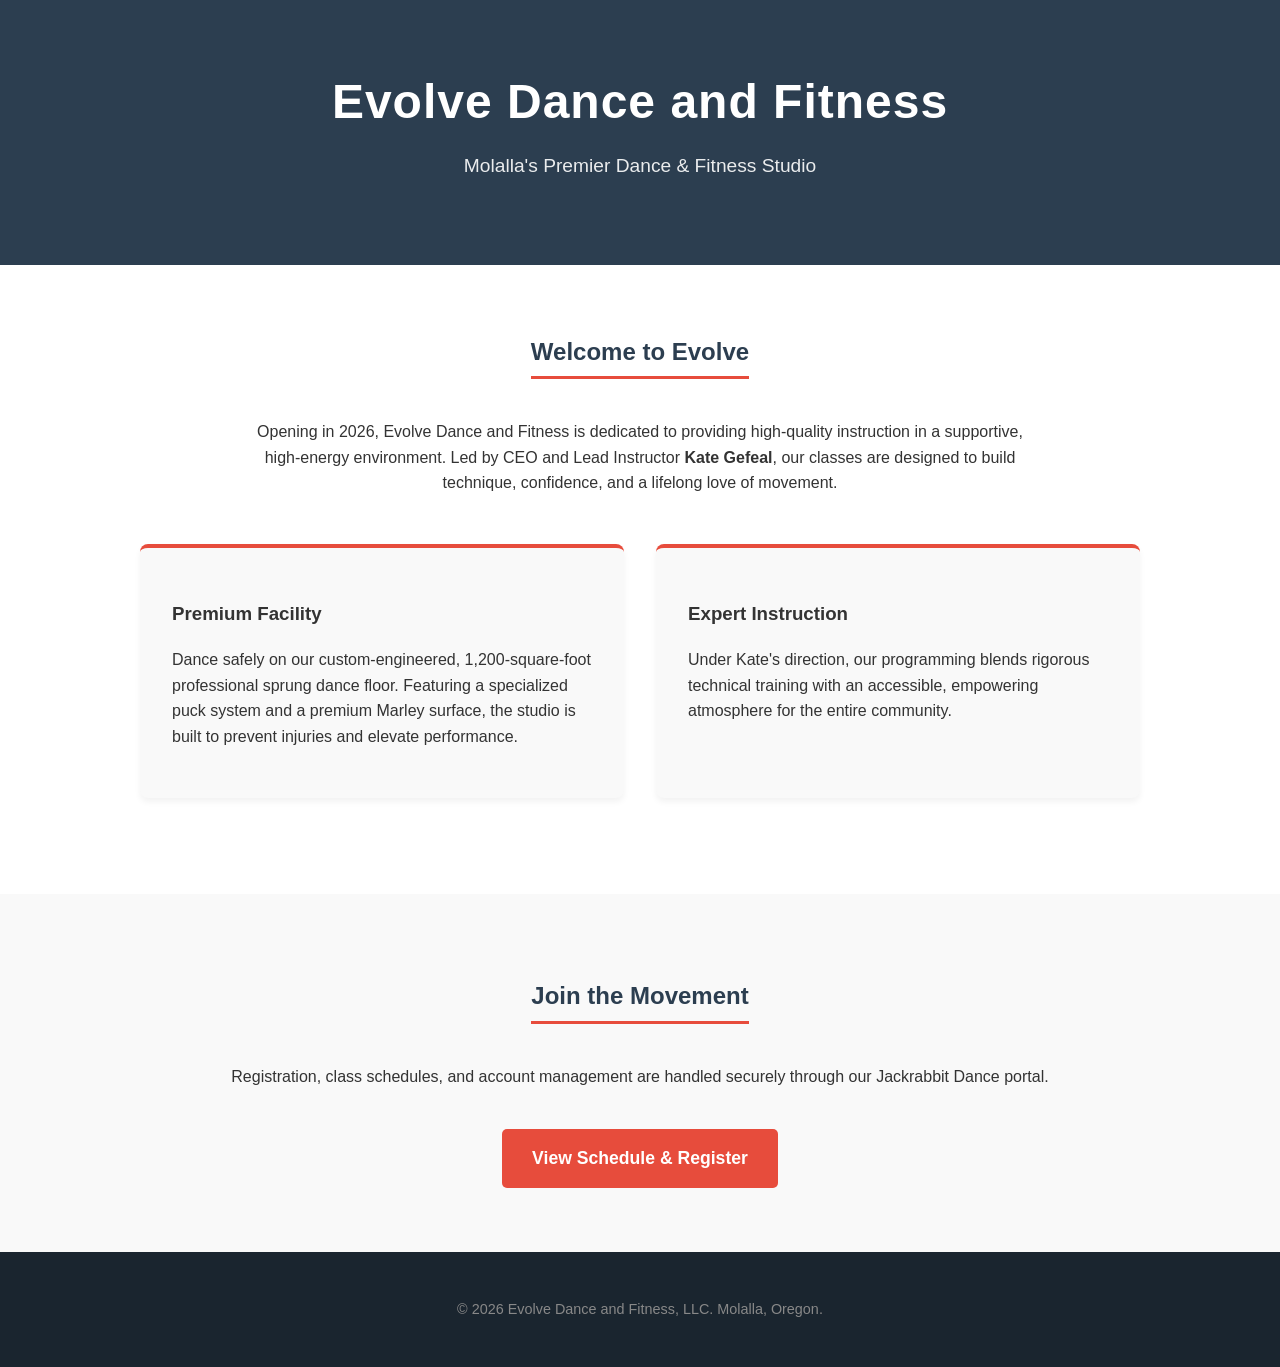
<file: Index.html>
<!DOCTYPE html>
<html lang="en">
<head>
<meta charset="UTF-8">
<meta name="viewport" content="width=device-width, initial-scale=1.0">
<title>Evolve Dance and Fitness | Molalla, OR</title>
<style>
  :root {
    --primary: #2c3e50;
    --accent: #e74c3c;
    --light: #f9f9f9;
  }
  body {
    font-family: 'Helvetica Neue', Arial, sans-serif;
    margin: 0;
    padding: 0;
    color: #333;
    line-height: 1.6;
  }
  header {
    background-color: var(--primary);
    color: white;
    padding: 4rem 2rem;
    text-align: center;
  }
  header h1 {
    margin: 0;
    font-size: 3rem;
    letter-spacing: 1px;
  }
  header p {
    font-size: 1.2rem;
    font-weight: 300;
    margin-top: 10px;
    opacity: 0.9;
  }
  .container {
    max-width: 1000px;
    margin: 0 auto;
    padding: 3rem 2rem;
  }
  .intro {
    text-align: center;
    max-width: 800px;
    margin: 0 auto 3rem auto;
  }
  h2 {
    color: var(--primary);
    border-bottom: 3px solid var(--accent);
    display: inline-block;
    padding-bottom: 5px;
    margin-bottom: 1.5rem;
  }
  .grid {
    display: flex;
    gap: 2rem;
    flex-wrap: wrap;
  }
  .card {
    flex: 1;
    min-width: 300px;
    background: var(--light);
    padding: 2rem;
    border-radius: 8px;
    border-top: 4px solid var(--accent);
    box-shadow: 0 4px 6px rgba(0,0,0,0.05);
  }
  .cta-section {
    text-align: center;
    background: var(--light);
    padding: 4rem 2rem;
    margin-top: 3rem;
  }
  .cta-btn {
    display: inline-block;
    background: var(--accent);
    color: white;
    padding: 15px 30px;
    text-decoration: none;
    border-radius: 5px;
    font-weight: bold;
    font-size: 1.1rem;
    margin-top: 1.5rem;
    transition: background 0.2s;
  }
  .cta-btn:hover {
    background: #c0392b;
  }
  footer {
    background: #1a252f;
    color: #888;
    text-align: center;
    padding: 2rem;
    font-size: 0.9rem;
  }
</style>
</head>
<body>

<header>
  <h1>Evolve Dance and Fitness</h1>
  <p>Molalla's Premier Dance & Fitness Studio</p>
</header>

<div class="container">
  <div class="intro">
    <h2>Welcome to Evolve</h2>
    <p>Opening in 2026, Evolve Dance and Fitness is dedicated to providing high-quality instruction in a supportive, high-energy environment. Led by CEO and Lead Instructor <strong>Kate Gefeal</strong>, our classes are designed to build technique, confidence, and a lifelong love of movement.</p>
  </div>

  <div class="grid">
    <div class="card">
      <h3>Premium Facility</h3>
      <p>Dance safely on our custom-engineered, 1,200-square-foot professional sprung dance floor. Featuring a specialized puck system and a premium Marley surface, the studio is built to prevent injuries and elevate performance.</p>
    </div>
    <div class="card">
      <h3>Expert Instruction</h3>
      <p>Under Kate's direction, our programming blends rigorous technical training with an accessible, empowering atmosphere for the entire community.</p>
    </div>
  </div>
</div>

<div class="cta-section">
  <h2>Join the Movement</h2>
  <p>Registration, class schedules, and account management are handled securely through our Jackrabbit Dance portal.</p>
  <a href="#" class="cta-btn">View Schedule & Register</a>
</div>

<footer>
  <p>&copy; 2026 Evolve Dance and Fitness, LLC. Molalla, Oregon.</p>
</footer>

</body>
</html>
</file>
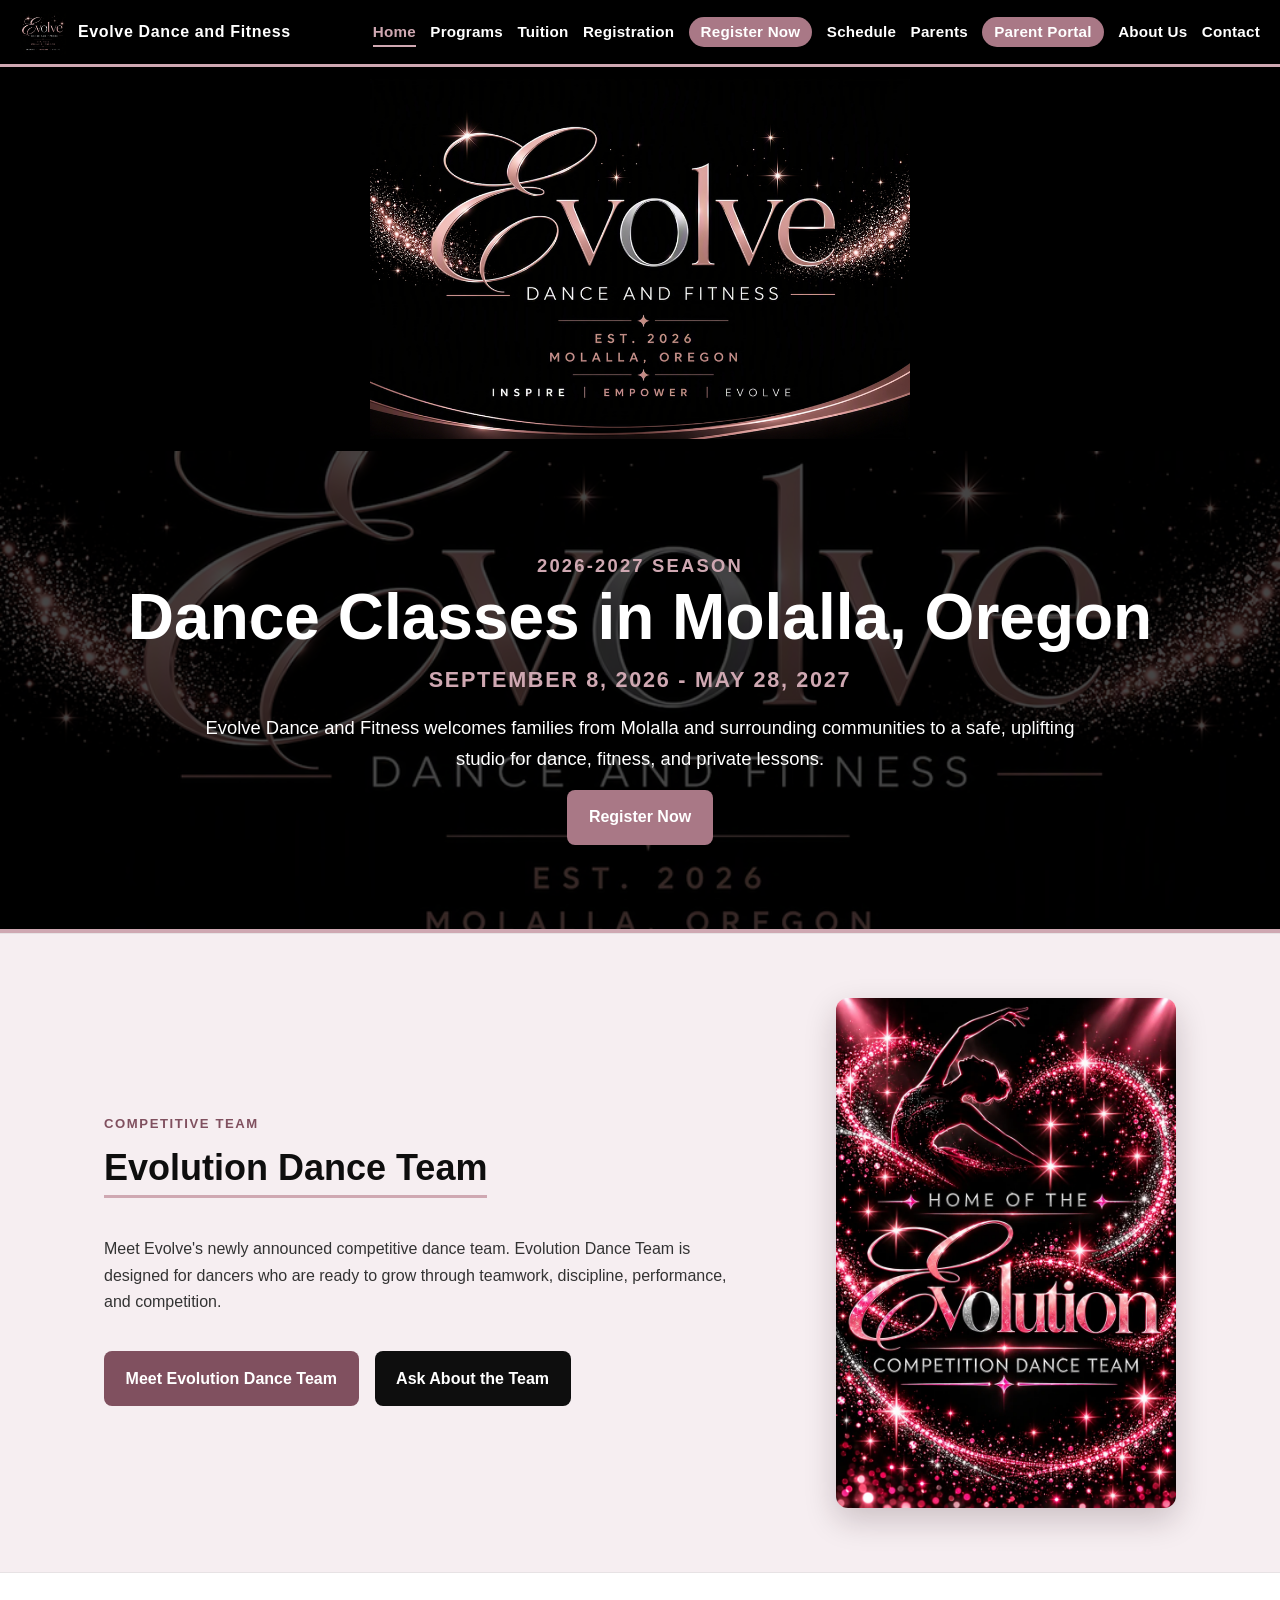
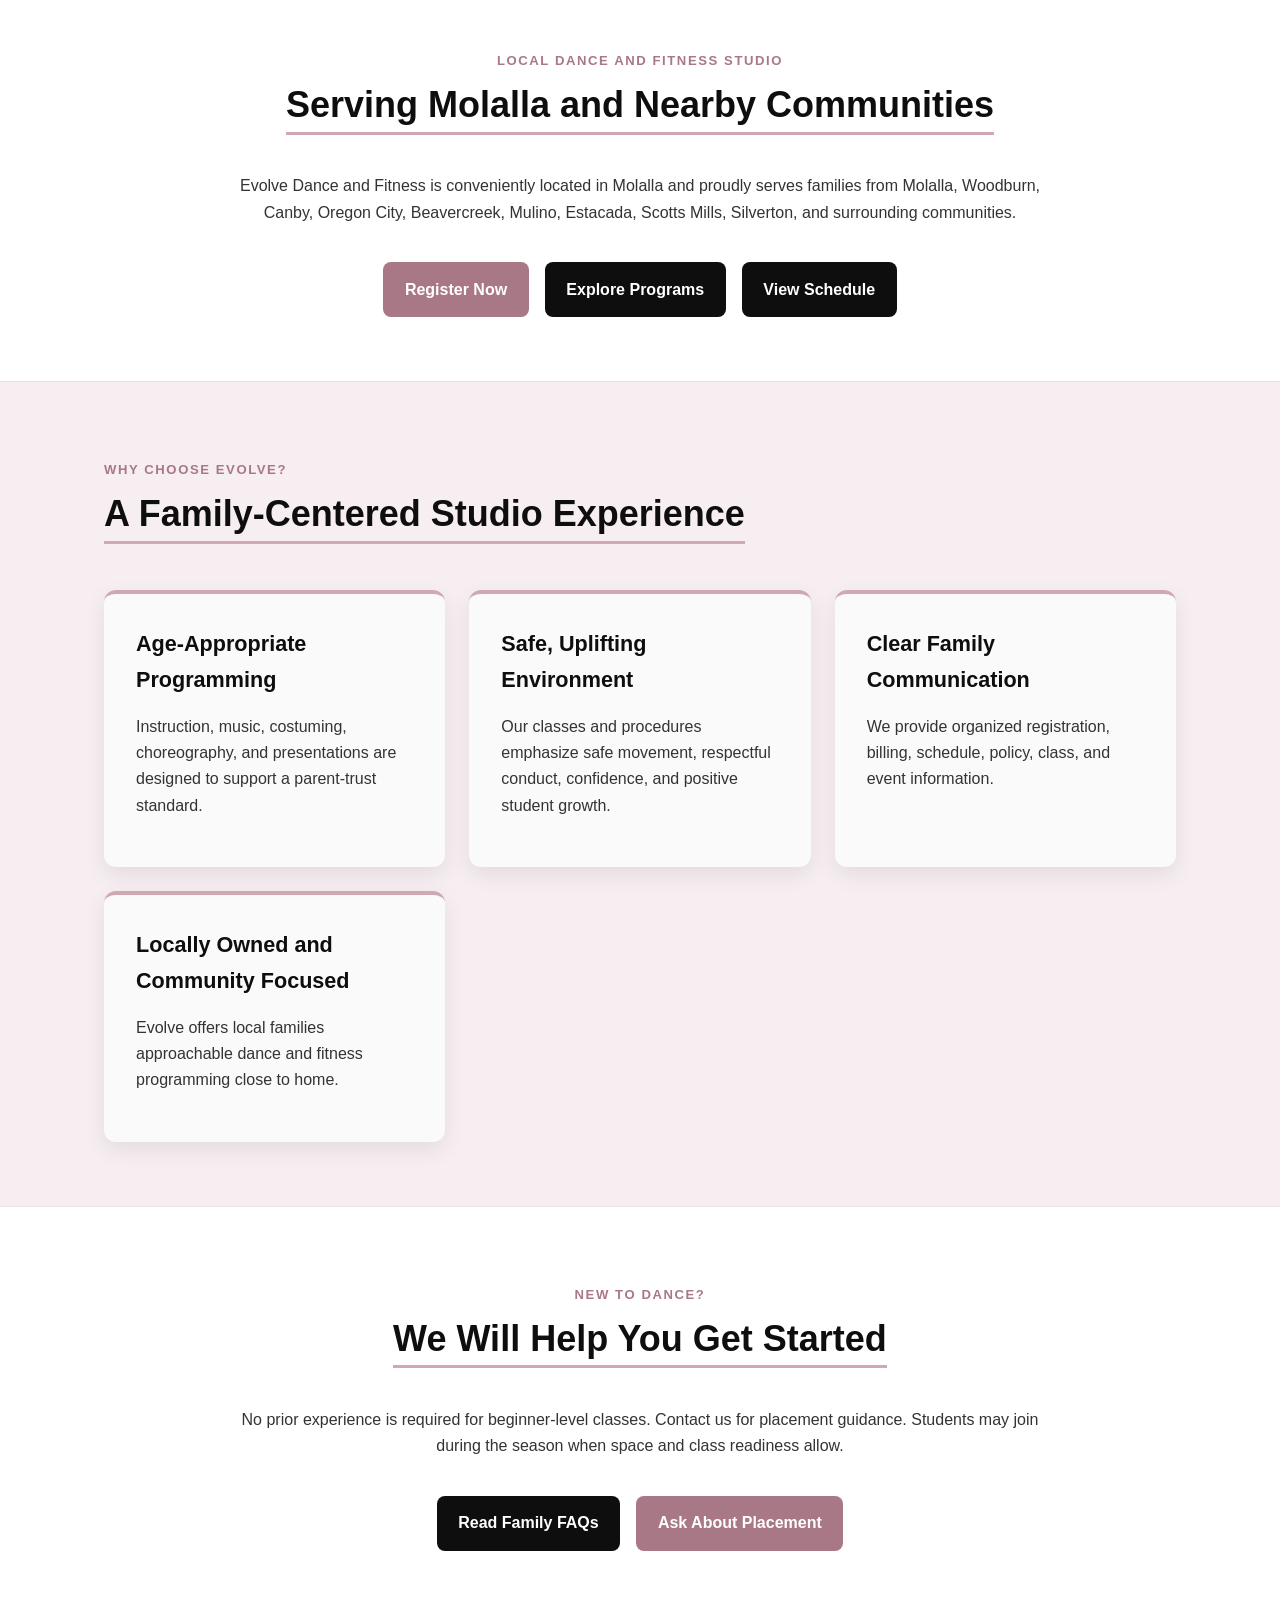
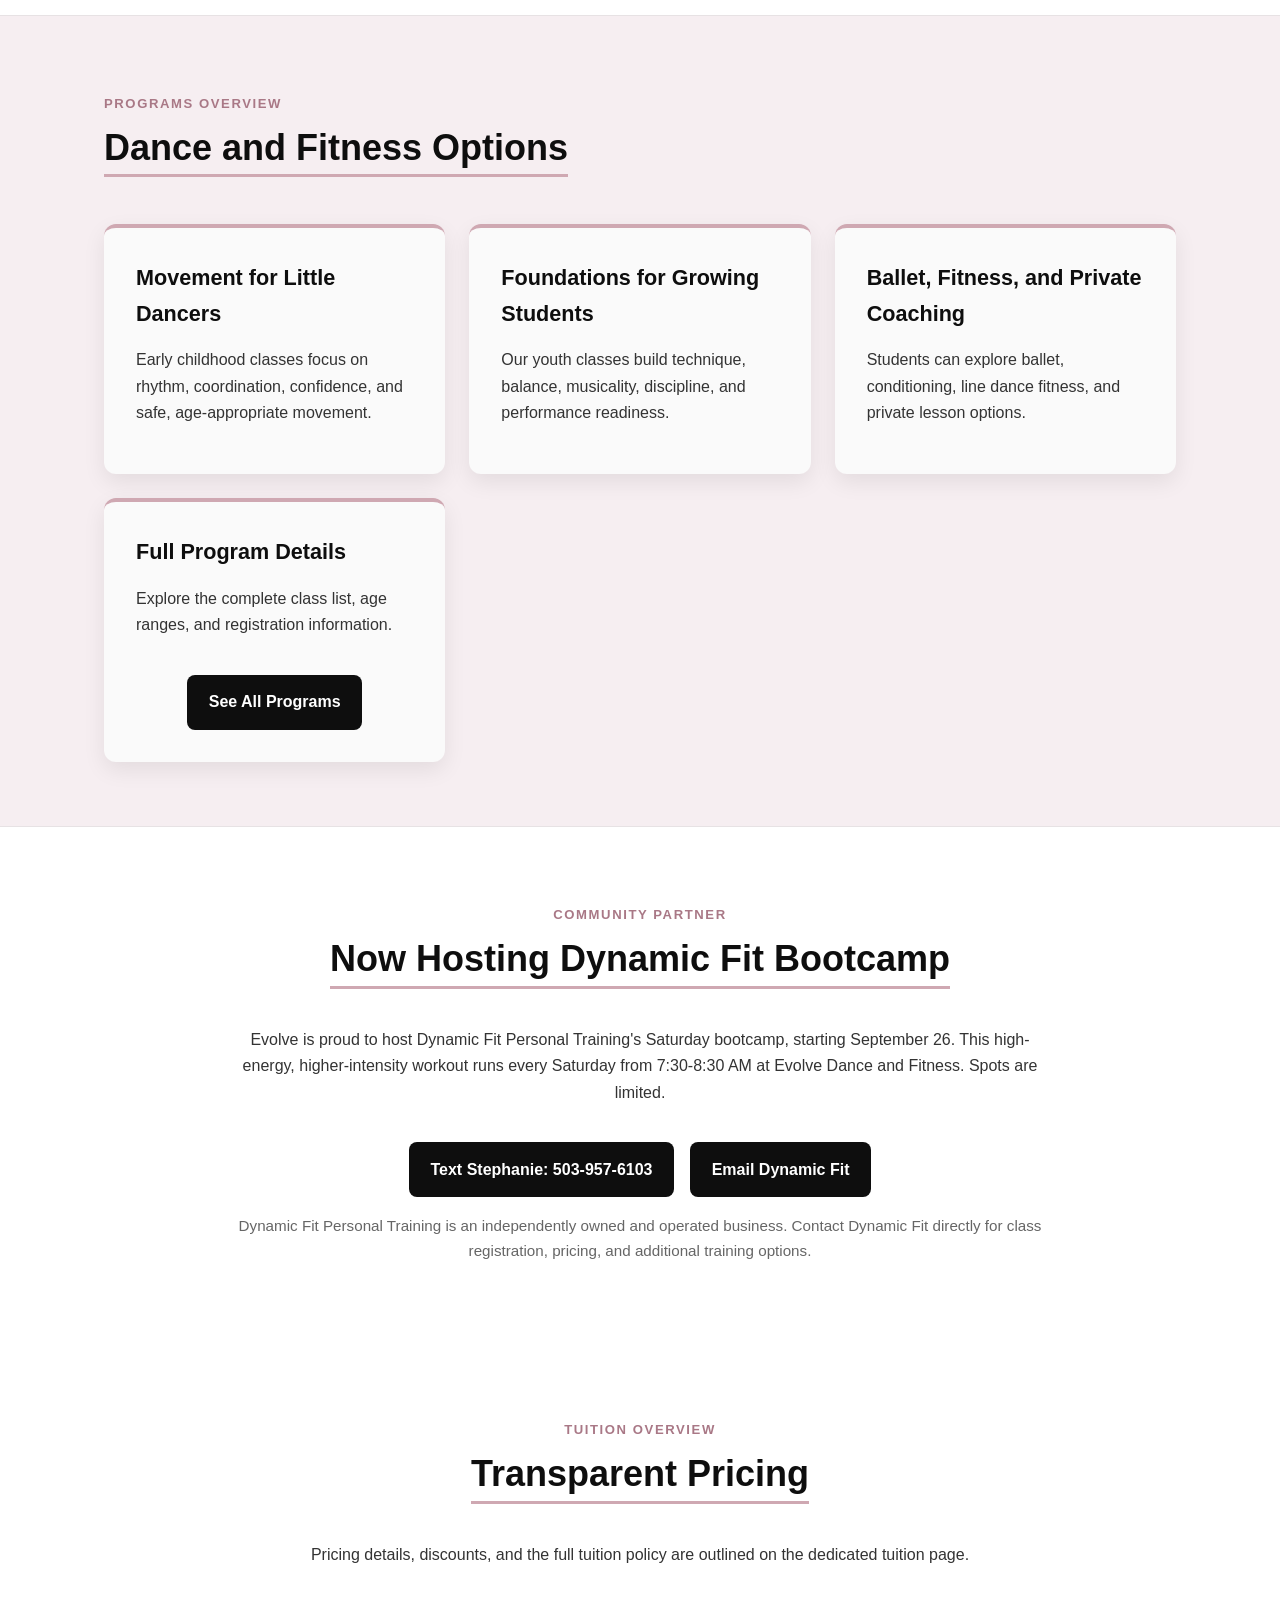
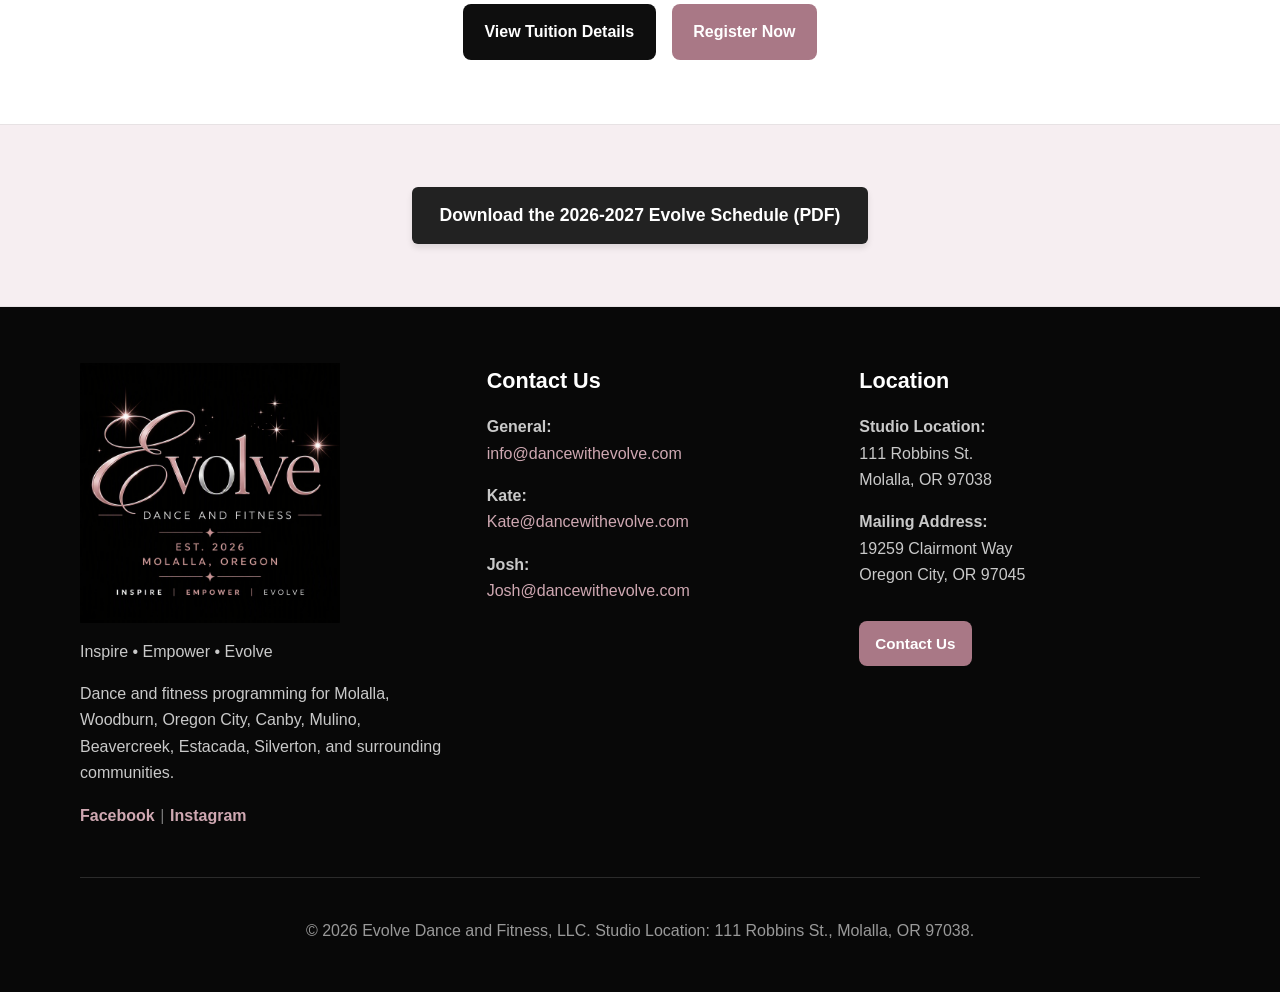
<file: index.html>
<!DOCTYPE html>
<html lang="en">
  <head>
    <meta charset="UTF-8">
    <meta name="viewport" content="width=device-width, initial-scale=1.0">
    <title>
      Evolve Dance and Fitness | Dance Studio in Molalla, OR
    </title>
    <meta name="description" content="Enrollment is open for the 2026-2027 season at Evolve Dance and Fitness in Molalla, Oregon. Explore dance, fitness, Evolution Dance Team, and private lesson programs.">
    <link rel="canonical" href="https://dancewithevolve.com/">
    <meta property="og:title" content="Evolve Dance and Fitness | Dance Studio in Molalla, OR">
    <meta property="og:description" content="Explore dance, fitness, Evolution Dance Team, and private lesson programs for the 2026-2027 season at Evolve Dance and Fitness in Molalla, Oregon.">
    <meta property="og:url" content="https://dancewithevolve.com/">
    <link rel="shortcut icon" href="images/favicon.ico" type="image/x-icon">
    <meta property="og:type" content="website">
    <meta property="og:site_name" content="Evolve Dance and Fitness">
    <meta property="og:image" content="https://dancewithevolve.com/images/evolve-logo-banner.png">
    <meta name="twitter:card" content="summary_large_image">
    <meta name="twitter:title" content="Evolve Dance and Fitness | Dance Studio in Molalla, OR">
    <meta name="twitter:description" content="Explore dance, fitness, Evolution Dance Team, and private lesson programs for the 2026-2027 season at Evolve Dance and Fitness in Molalla, Oregon.">
    <meta name="twitter:image" content="https://dancewithevolve.com/images/evolve-logo-banner.png">
    <link rel="stylesheet" href="style.css?v=20261121">
    <script type="application/ld+json">{"@context":"https://schema.org","@type":"DanceSchool","name":"Evolve Dance and Fitness","legalName":"Evolve Dance and Fitness, LLC","url":"https://dancewithevolve.com","email":"info@dancewithevolve.com","image":"images/evolve-logo-banner.png","logo":"images/evolve_logo.png","description":"Dance and fitness classes for children, teens, and families in Molalla, Oregon.","address":{"@type":"PostalAddress","streetAddress":"111 Robbins St.","addressLocality":"Molalla","addressRegion":"OR","postalCode":"97038","addressCountry":"US"},"areaServed":["Molalla","Woodburn","Oregon City","Canby","Mulino","Beavercreek","Estacada","Silverton","South Clackamas County"],"sameAs":["https://www.facebook.com/evolvedanceandfitnessmolalla","https://www.instagram.com/evolve_dance_molalla/"]}</script>
    <script async src="https://www.googletagmanager.com/gtag/js?id=G-V9MZHZDTXV"></script>
    <script>window.dataLayer=window.dataLayer||[];function gtag(){dataLayer.push(arguments);}gtag('js',new Date());gtag('config','G-V9MZHZDTXV');</script>
  </head>
  <body>
    <nav class="navbar" aria-label="Main navigation">
      <div class="nav-container">
        <a class="brand-link" href="index.html" aria-label="Evolve Dance and Fitness home"> <img class="nav-logo" src="images/evolve_logo.png" alt="Evolve Dance and Fitness logo"> <span class="brand-text">Evolve Dance and Fitness</span></a>
        <ul class="nav-menu">
          <li>
            <a class="active" aria-current="page" href="index.html">Home</a>
          </li>
          <li>
            <a href="programs.html">Programs</a>
          </li>
          <li>
            <a href="tuition.html">Tuition</a>
          </li>
          <li>
            <a href="registration.html">Registration</a>
          </li>
          <li>
            <a class="nav-register" href="https://app.jackrabbitclass.com/regv2.asp?id=558634" target="_blank" rel="noopener noreferrer">Register Now</a>
          </li>
          <li>
            <a href="schedule.html">Schedule</a>
          </li>
          <li>
            <a href="parents.html">Parents</a>
          </li>
          <li>
            <a class="nav-portal" href="https://app.jackrabbitclass.com/jr4.0/ParentPortal/evolve-dance-and-fitness" target="_blank" rel="noopener noreferrer">Parent Portal</a>
          </li>
          <li>
            <a href="about.html">About Us</a>
          </li>
          <li>
            <a href="contact.html">Contact</a>
          </li>
        </ul>
      </div>
    </nav>
    <header class="hero-banner">
      <img src="images/evolve-logo-banner.png" alt="Evolve Dance and Fitness banner">
    </header>
    <section class="hero">
      <p class="eyebrow">
        2026-2027 Season
      </p>
      <h1>
        Dance Classes in Molalla, Oregon
      </h1>
      <div class="tagline">
        September 8, 2026 - May 28, 2027
      </div>
      <p>
        Evolve Dance and Fitness welcomes families from Molalla and surrounding communities to a safe, uplifting studio for dance, fitness, and private lessons.
      </p>
      <a class="cta-btn" href="https://app.jackrabbitclass.com/regv2.asp?id=558634" target="_blank" rel="noopener noreferrer">Register Now</a>
    </section>
    <main>
      <section class="band">
        <div class="container evolution-feature">
          <div class="evolution-feature-copy">
            <p class="eyebrow">Competitive Team</p>
            <h2>Evolution Dance Team</h2>
            <p>Meet Evolve's newly announced competitive dance team. Evolution Dance Team is designed for dancers who are ready to grow through teamwork, discipline, performance, and competition.</p>
            <div class="action-row">
              <a class="cta-btn" href="evolution-dance-team.html">Meet Evolution Dance Team</a><a class="button secondary" href="mailto:info@dancewithevolve.com?subject=Evolution%20Dance%20Team">Ask About the Team</a>
            </div>
          </div>
          <img class="evolution-feature-art" src="images/evolution-dance-team.webp" width="768" height="1152" alt="" loading="lazy">
        </div>
      </section>
      <section class="container center narrow">
        <p class="eyebrow">
          Local dance and fitness studio
        </p>
        <h2>
          Serving Molalla and Nearby Communities
        </h2>
        <p>
          Evolve Dance and Fitness is conveniently located in Molalla and proudly serves families from Molalla, Woodburn, Canby, Oregon City, Beavercreek, Mulino, Estacada, Scotts Mills, Silverton, and surrounding communities.
        </p>
        <div class="action-row">
          <a class="cta-btn" href="https://app.jackrabbitclass.com/regv2.asp?id=558634" target="_blank" rel="noopener noreferrer">Register Now</a><a class="button secondary" href="programs.html">Explore Programs</a><a class="button secondary" href="schedule.html">View Schedule</a>
        </div>
      </section>
      <section class="band">
        <div class="container">
          <p class="eyebrow">
            Why choose Evolve?
          </p>
          <h2>
            A Family-Centered Studio Experience
          </h2>
          <div class="grid two">
            <article class="card">
              <h3>
                Age-Appropriate Programming
              </h3>
              <p>
                Instruction, music, costuming, choreography, and presentations are designed to support a parent-trust standard.
              </p>
            </article>
            <article class="card">
              <h3>
                Safe, Uplifting Environment
              </h3>
              <p>
                Our classes and procedures emphasize safe movement, respectful conduct, confidence, and positive student growth.
              </p>
            </article>
            <article class="card">
              <h3>
                Clear Family Communication
              </h3>
              <p>
                We provide organized registration, billing, schedule, policy, class, and event information.
              </p>
            </article>
            <article class="card">
              <h3>
                Locally Owned and Community Focused
              </h3>
              <p>
                Evolve offers local families approachable dance and fitness programming close to home.
              </p>
            </article>
          </div>
        </div>
      </section>
      <section class="container center narrow">
        <p class="eyebrow">
          New to dance?
        </p>
        <h2>
          We Will Help You Get Started
        </h2>
        <p>
          No prior experience is required for beginner-level classes. Contact us for placement guidance. Students may join during the season when space and class readiness allow.
        </p>
        <div class="action-row">
          <a class="button secondary" href="parents.html#family-faq">Read Family FAQs</a><a class="cta-btn" href="mailto:info@dancewithevolve.com?subject=Class%20Placement%20Question">Ask About Placement</a>
        </div>
      </section>
      <section class="band">
        <div class="container">
          <p class="eyebrow">
            Programs overview
          </p>
          <h2>
            Dance and Fitness Options
          </h2>
          <div class="grid two">
            <article class="card logo-card">
              <h3>
                Movement for Little Dancers
              </h3>
              <p>
                Early childhood classes focus on rhythm, coordination, confidence, and safe, age-appropriate movement.
              </p>
            </article>
            <article class="card logo-card">
              <h3>
                Foundations for Growing Students
              </h3>
              <p>
                Our youth classes build technique, balance, musicality, discipline, and performance readiness.
              </p>
            </article>
            <article class="card logo-card">
              <h3>
                Ballet, Fitness, and Private Coaching
              </h3>
              <p>
                Students can explore ballet, conditioning, line dance fitness, and private lesson options.
              </p>
            </article>
            <article class="card logo-card">
              <h3>
                Full Program Details
              </h3>
              <p>
                Explore the complete class list, age ranges, and registration information.
              </p>
              <div class="action-row">
                <a class="button secondary" href="programs.html">See All Programs</a>
              </div>
            </article>
          </div>
        </div>
      </section>
      <section class="container center narrow">
        <p class="eyebrow">
          Community partner
        </p>
        <h2>
          Now Hosting Dynamic Fit Bootcamp
        </h2>
        <p>
          Evolve is proud to host Dynamic Fit Personal Training's Saturday bootcamp, starting September 26. This high-energy, higher-intensity workout runs every Saturday from 7:30-8:30 AM at Evolve Dance and Fitness. Spots are limited.
        </p>
        <div class="action-row">
          <a class="button secondary" href="tel:5039576103">Text Stephanie: 503-957-6103</a><a class="button secondary" href="mailto:dynamicfitpersonaltraining@outlook.com">Email Dynamic Fit</a>
        </div>
        <p class="small-note">
          Dynamic Fit Personal Training is an independently owned and operated business. Contact Dynamic Fit directly for class registration, pricing, and additional training options.
        </p>
      </section>
      <section class="container center narrow">
        <p class="eyebrow">
          Tuition overview
        </p>
        <h2>
          Transparent Pricing
        </h2>
        <p>
          Pricing details, discounts, and the full tuition policy are outlined on the dedicated tuition page.
        </p>
        <div class="action-row">
          <a class="button secondary" href="tuition.html">View Tuition Details</a><a class="cta-btn" href="https://app.jackrabbitclass.com/regv2.asp?id=558634" target="_blank" rel="noopener noreferrer">Register Now</a>
        </div>
      </section>
      <section class="band">
        <div class="schedule-download-wrapper">
          <a href="documents/2026-2027_Schedule.pdf" target="_blank" class="btn-download-schedule" rel="noopener noreferrer">Download the 2026-2027 Evolve Schedule (PDF)</a>
        </div>
      </section>
    </main>
    <footer class="footer">
      <div class="footer-content">
        <div>
          <img class="footer-logo" src="images/evolve_logo.png" alt="Evolve Dance and Fitness logo">
          <p>
            Inspire &bull; Empower &bull; Evolve
          </p>
          <p>
            Dance and fitness programming for Molalla, Woodburn, Oregon City, Canby, Mulino, Beavercreek, Estacada, Silverton, and surrounding communities.
          </p>
          <p class="social-links">
            <a href="https://www.facebook.com/evolvedanceandfitnessmolalla" target="_blank" rel="noopener noreferrer">Facebook</a><span>|</span><a href="https://www.instagram.com/evolve_dance_molalla/" target="_blank" rel="noopener noreferrer">Instagram</a>
          </p>
        </div>
        <div>
          <h3>
            Contact Us
          </h3>
          <p>
            <strong>General:</strong> <br> <a href="mailto:info@dancewithevolve.com">info@dancewithevolve.com</a>
          </p>
          <p>
            <strong>Kate:</strong> <br> <a href="mailto:Kate@dancewithevolve.com">Kate@dancewithevolve.com</a>
          </p>
          <p>
            <strong>Josh:</strong> <br> <a href="mailto:Josh@dancewithevolve.com">Josh@dancewithevolve.com</a>
          </p>
        </div>
        <div>
          <h3>
            Location
          </h3>
          <p>
            <strong>Studio Location:</strong> <br> 111 Robbins St. <br> Molalla, OR 97038
          </p>
          <p>
            <strong>Mailing Address:</strong> <br> 19259 Clairmont Way <br> Oregon City, OR 97045
          </p>
          <a class="button compact" href="contact.html">Contact Us</a>
        </div>
      </div>
      <div class="copyright">
        <p>
          &copy; 2026 Evolve Dance and Fitness, LLC. Studio Location: 111 Robbins St., Molalla, OR 97038.
        </p>
      </div>
    </footer>
  </body>
</html>
</file>
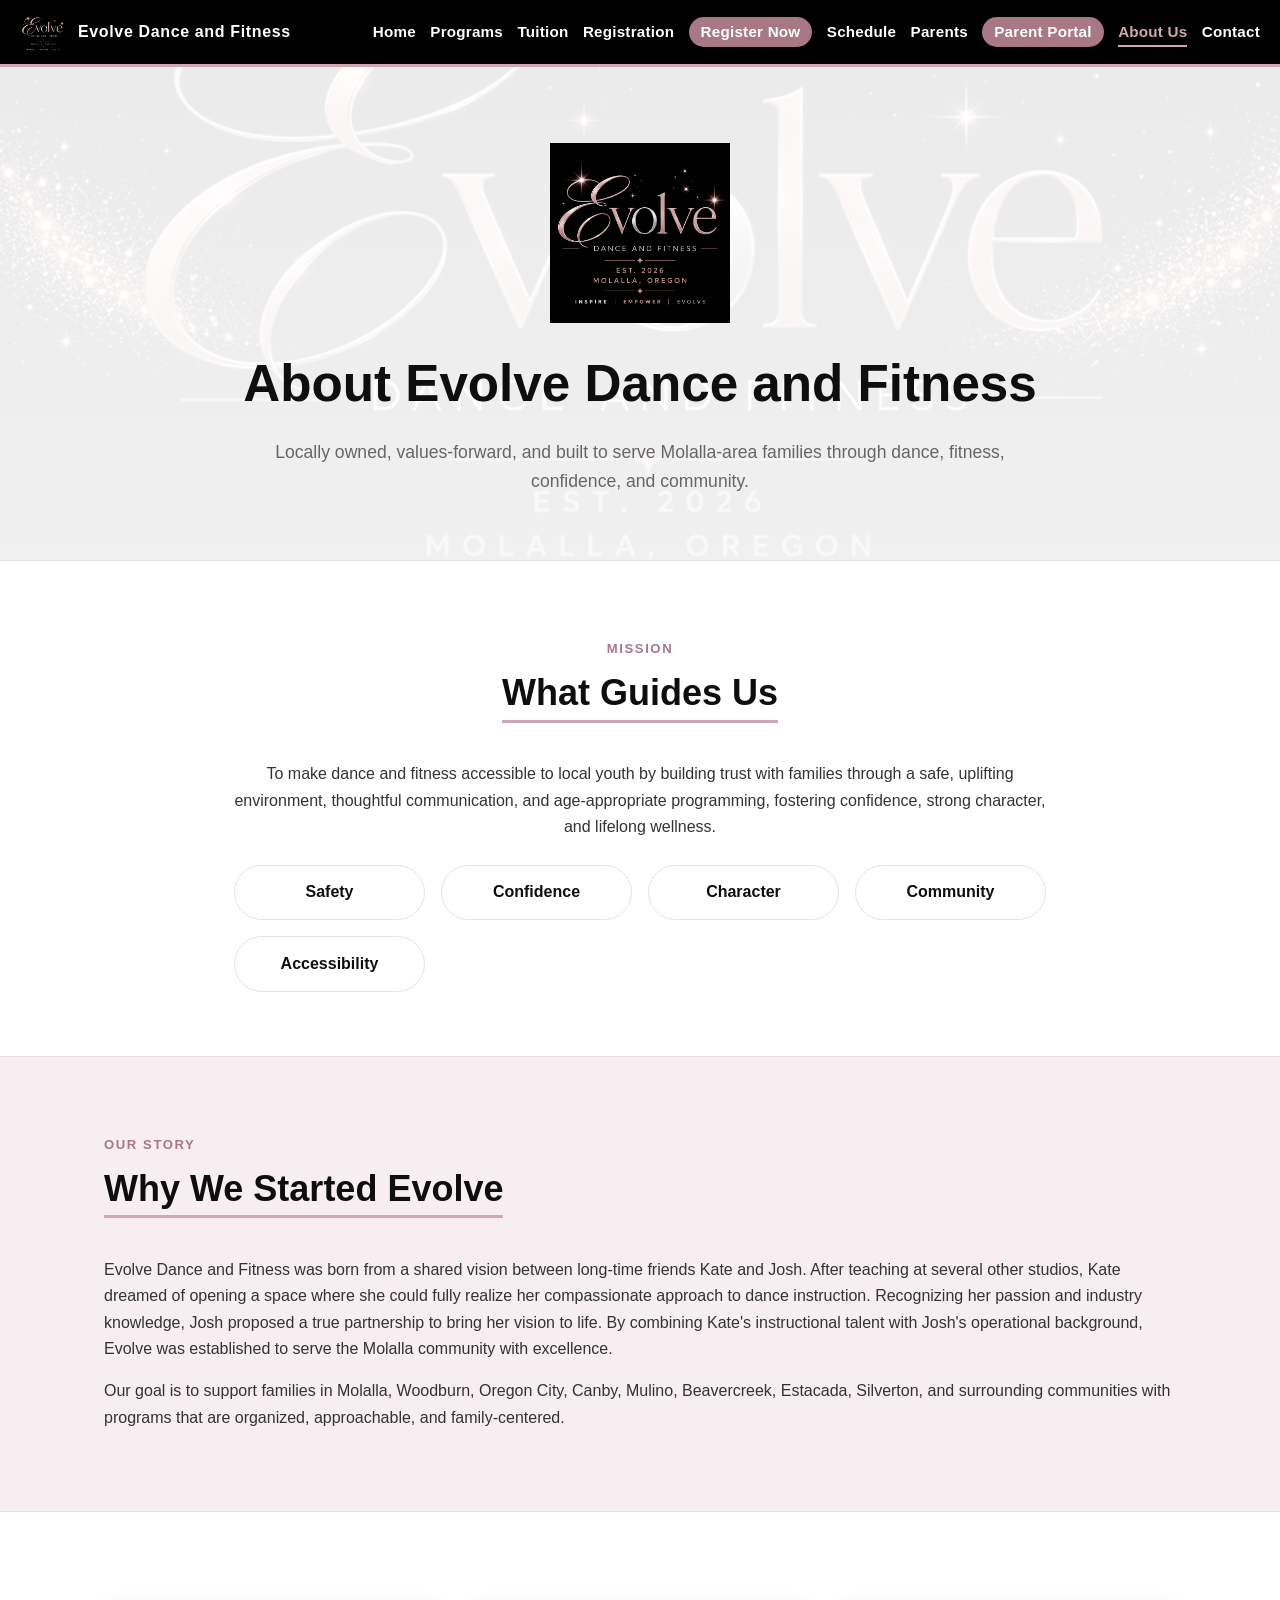
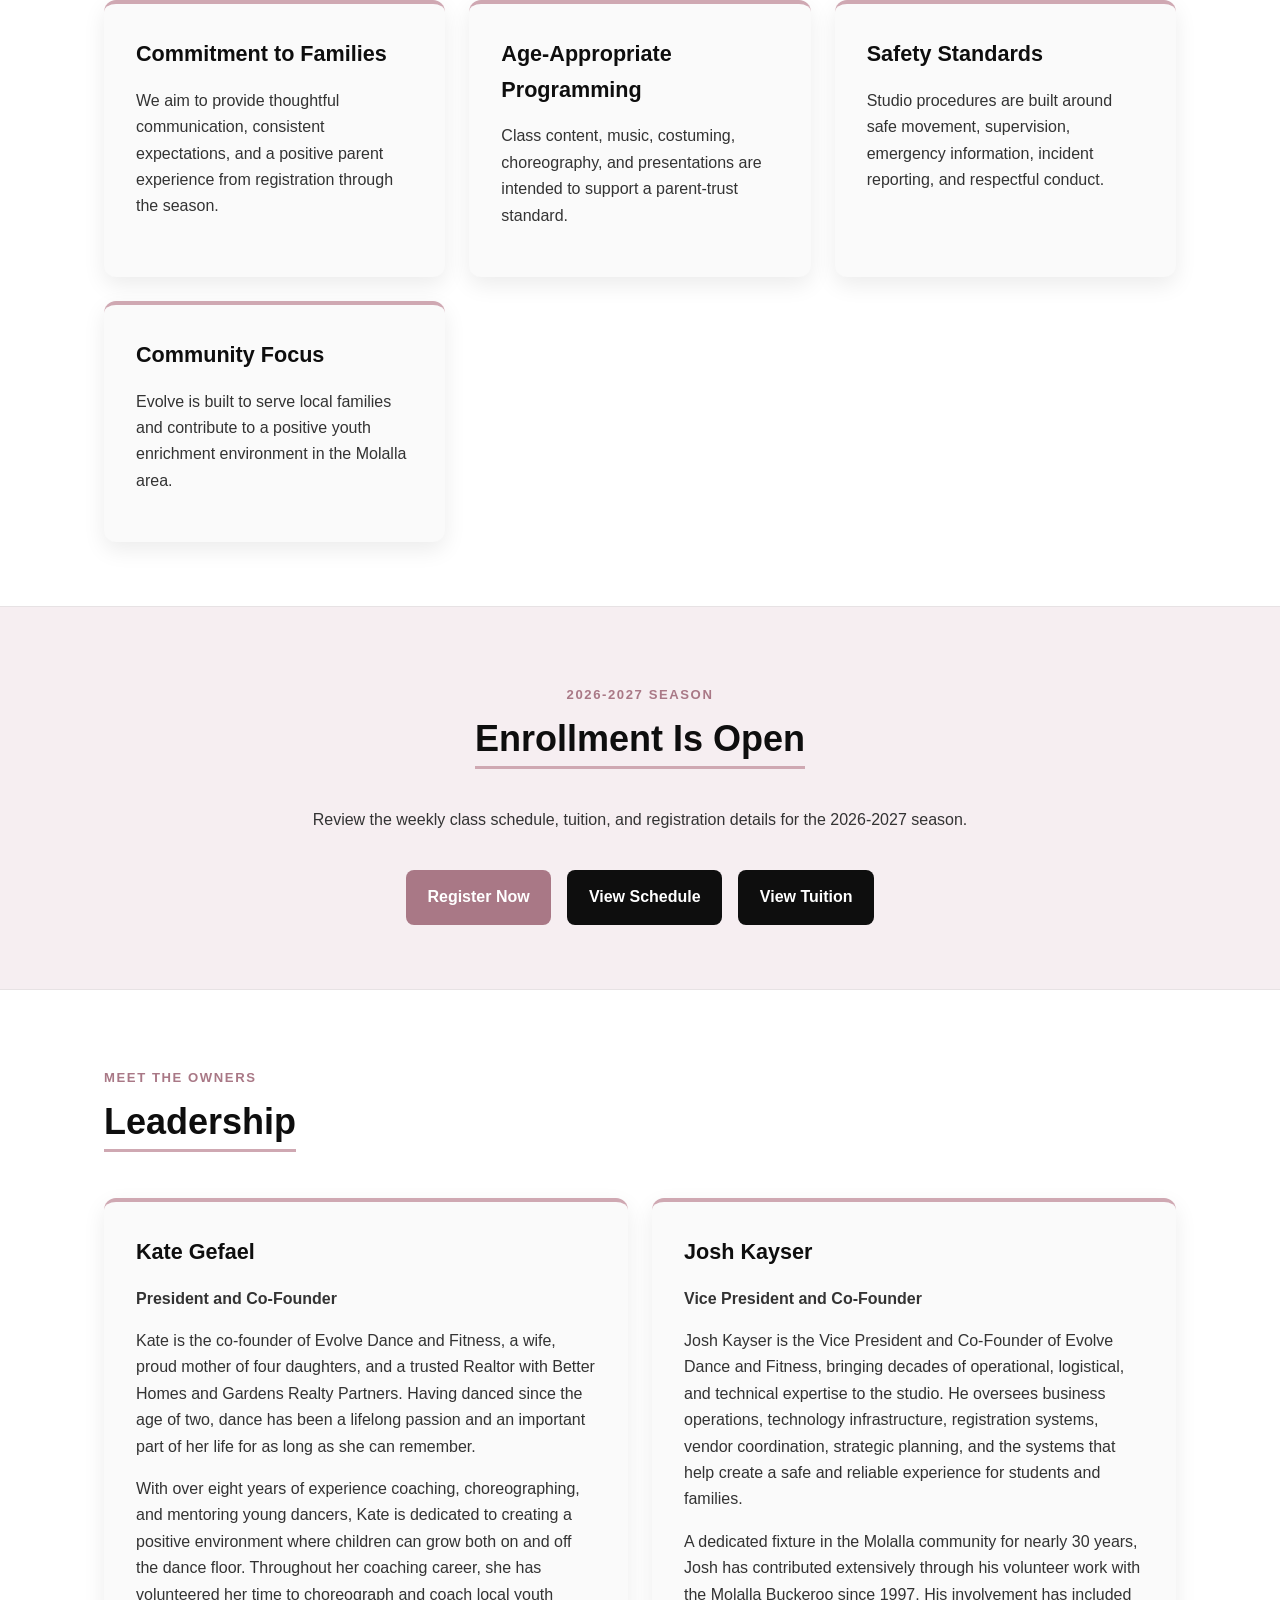
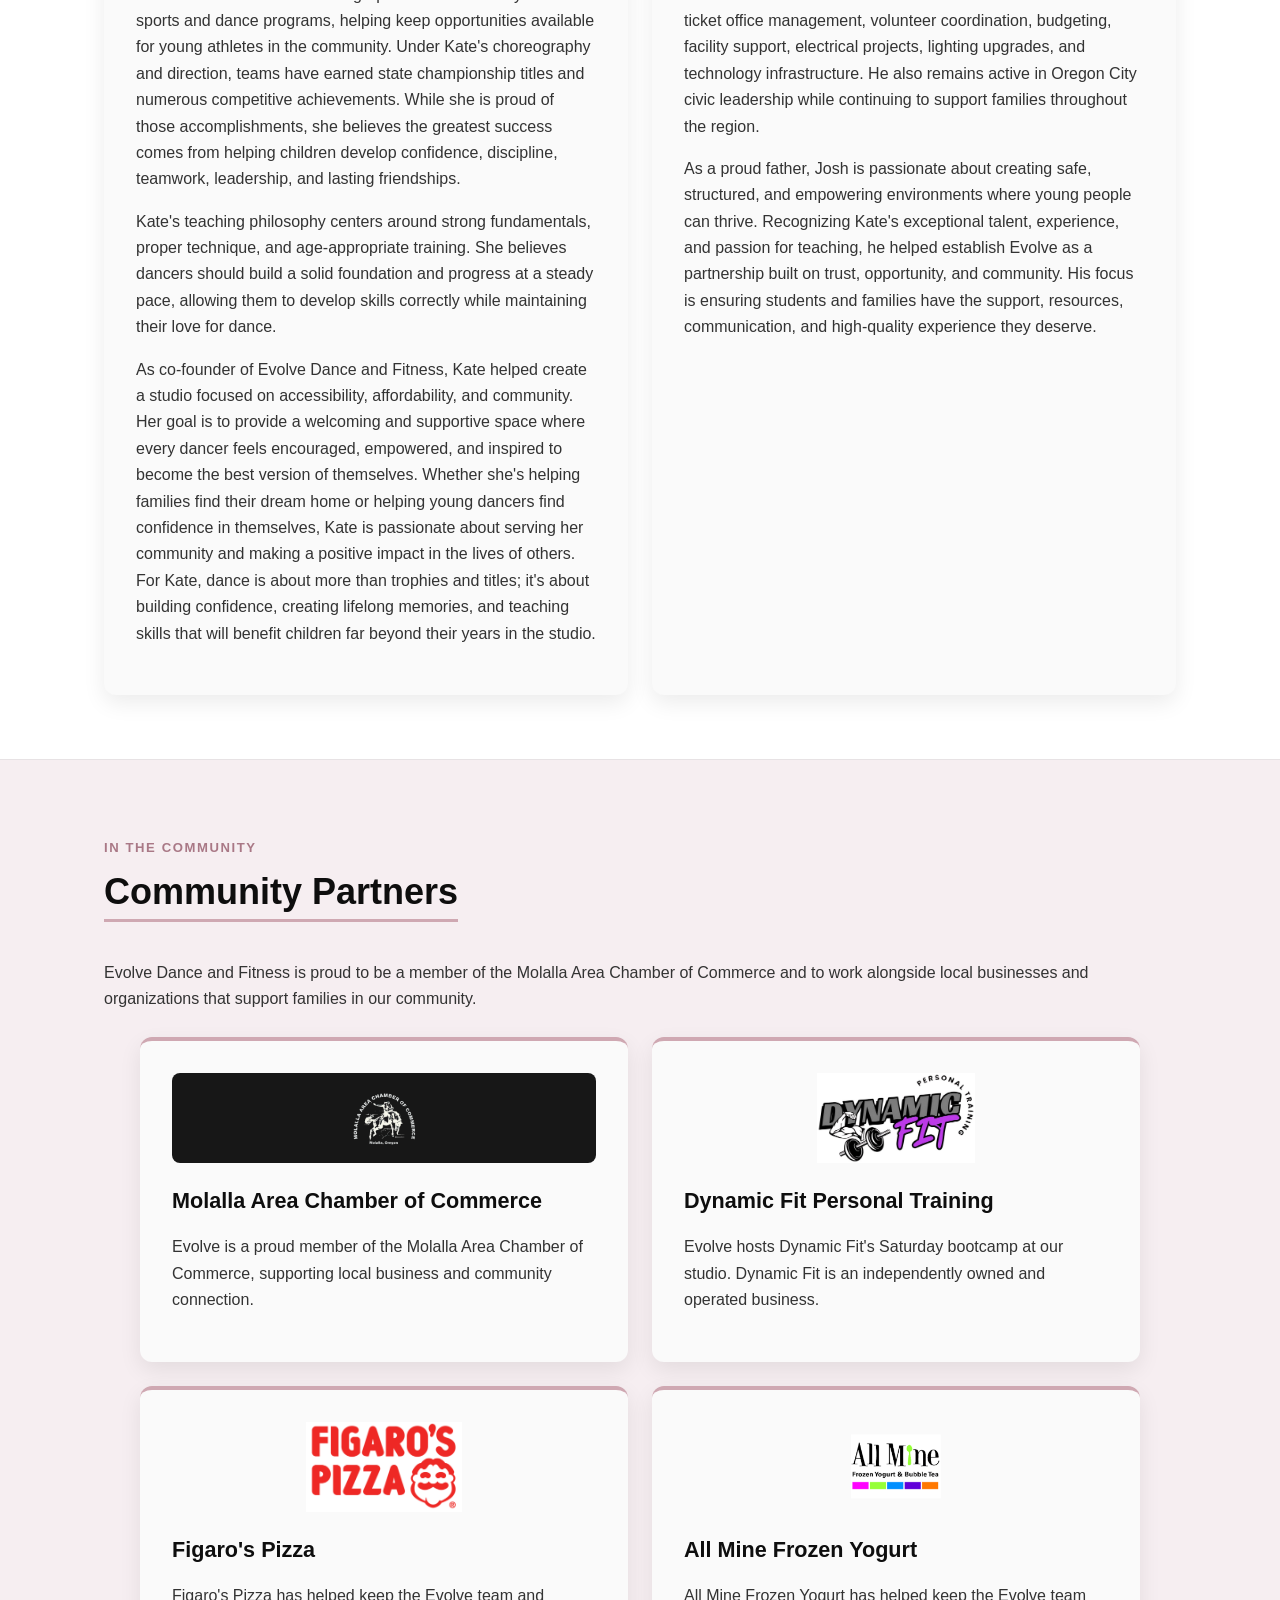
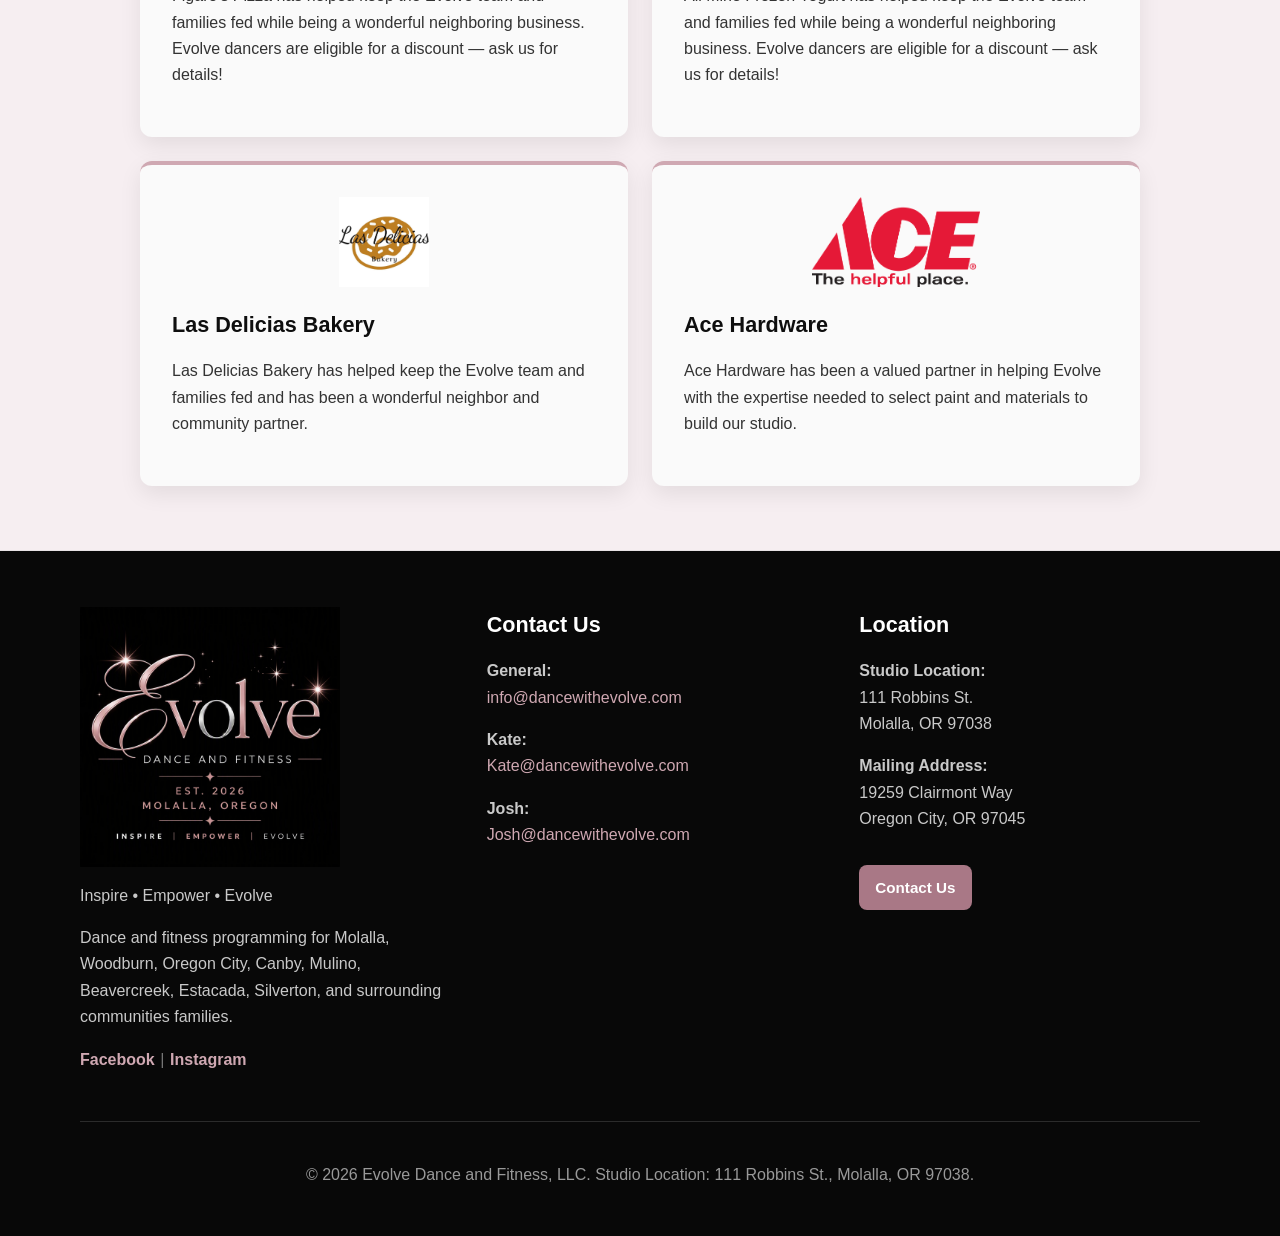
<file: about.html>
<!DOCTYPE html>
<html lang="en">
  <head>
    <meta charset="UTF-8">
    <meta name="viewport" content="width=device-width, initial-scale=1.0">
    <title>
      About Evolve Dance and Fitness | Molalla, OR Dance Studio
    </title>
    <meta name="description" content="Meet the founders of Evolve Dance and Fitness and learn about the mission, story, values, safety standards, and 2026-2027 season in Molalla, Oregon.">
    <link rel="canonical" href="https://dancewithevolve.com/about.html">
    <link rel="shortcut icon" href="images/favicon.ico" type="image/x-icon">
    <meta property="og:type" content="website">
    <meta property="og:site_name" content="Evolve Dance and Fitness">
    <meta property="og:title" content="About Evolve Dance and Fitness | Molalla, OR Dance Studio">
    <meta property="og:description" content="Meet the founders of Evolve Dance and Fitness and learn about the mission, story, values, safety standards, and 2026-2027 season in Molalla, Oregon.">
    <meta property="og:url" content="https://dancewithevolve.com/about.html">
    <meta property="og:image" content="https://dancewithevolve.com/images/evolve-logo-banner.png">
    <meta name="twitter:card" content="summary_large_image">
    <meta name="twitter:title" content="About Evolve Dance and Fitness | Molalla, OR Dance Studio">
    <meta name="twitter:description" content="Meet the founders of Evolve Dance and Fitness and learn about the mission, story, values, safety standards, and 2026-2027 season in Molalla, Oregon.">
    <meta name="twitter:image" content="https://dancewithevolve.com/images/evolve-logo-banner.png">
    <link rel="stylesheet" href="style.css?v=20261020">
    <script type="application/ld+json">
{
  "@context": "https://schema.org",
  "@type": "DanceSchool",
  "name": "Evolve Dance and Fitness",
  "legalName": "Evolve Dance and Fitness, LLC",
  "url": "https://dancewithevolve.com",
  "email": "info@dancewithevolve.com",
  "image": "images/evolve-logo-banner.png",
  "logo": "images/evolve_logo.png",
  "description": "Dance and fitness classes for children, teens, and families in Molalla, Oregon.",
  "address": {
    "@type": "PostalAddress",
    "streetAddress": "111 Robbins St.",
    "addressLocality": "Molalla",
    "addressRegion": "OR",
    "postalCode": "97038",
    "addressCountry": "US"
  },
  "areaServed": ["Molalla", "Woodburn", "Oregon City", "Canby", "Mulino", "Beavercreek", "Estacada", "Silverton", "South Clackamas County"],
  "sameAs": ["https://www.facebook.com/evolvedanceandfitnessmolalla", "https://www.instagram.com/evolve_dance_molalla/"]
}
</script>
    <!-- Google tag (gtag.js) -->
    <script async src="https://www.googletagmanager.com/gtag/js?id=G-V9MZHZDTXV"></script>
    <script>
window.dataLayer = window.dataLayer || [];
function gtag(){dataLayer.push(arguments);}
gtag('js', new Date());
gtag('config', 'G-V9MZHZDTXV');
</script>
  </head>
  <body>
    <nav class="navbar" aria-label="Main navigation">
      <div class="nav-container">
        <a class="brand-link" href="index.html" aria-label="Evolve Dance and Fitness home"> <img class="nav-logo" src="images/evolve_logo.png" alt="Evolve Dance and Fitness logo"> <span class="brand-text">Evolve Dance and Fitness</span></a>
        <ul class="nav-menu">
          <li>
            <a href="index.html">Home</a>
          </li>
          <li>
            <a href="programs.html">Programs</a>
          </li>
          <li>
            <a href="tuition.html">Tuition</a>
          </li>
          <li>
            <a href="registration.html">Registration</a>
          </li>
          <li>
            <a class="nav-register" href="https://app.jackrabbitclass.com/regv2.asp?id=558634" target="_blank" rel="noopener noreferrer">Register Now</a>
          </li>
          <li>
            <a href="schedule.html">Schedule</a>
          </li>
          <li>
            <a href="parents.html">Parents</a>
          </li>
          <li>
            <a class="nav-portal" href="https://app.jackrabbitclass.com/jr4.0/ParentPortal/evolve-dance-and-fitness" target="_blank" rel="noopener noreferrer">Parent Portal</a>
          </li>
          <li>
            <a class="active" aria-current="page" href="about.html">About Us</a>
          </li>
          <li>
            <a href="contact.html">Contact</a>
          </li>
        </ul>
      </div>
    </nav>
    <section class="page-title">
      <img class="hero-mark" src="images/evolve_logo.png" alt="Evolve Dance and Fitness logo">
      <h1>
        About Evolve Dance and Fitness
      </h1>
      <p>
        Locally owned, values-forward, and built to serve Molalla-area families through dance, fitness, confidence, and community.
      </p>
    </section>
    <main>
      <section class="container center narrow">
        <p class="eyebrow">
          Mission
        </p>
        <h2>
          What Guides Us
        </h2>
        <p>
          To make dance and fitness accessible to local youth by building trust with families through a safe, uplifting environment, thoughtful communication, and age-appropriate programming, fostering confidence, strong character, and lifelong wellness.
        </p>
        <div class="value-list">
          <div class="value-pill">
            Safety
          </div>
          <div class="value-pill">
            Confidence
          </div>
          <div class="value-pill">
            Character
          </div>
          <div class="value-pill">
            Community
          </div>
          <div class="value-pill">
            Accessibility
          </div>
        </div>
      </section>
      <section class="band">
        <div class="container">
          <p class="eyebrow">
            Our story
          </p>
          <h2>
            Why We Started Evolve
          </h2>
          <p>
            Evolve Dance and Fitness was born from a shared vision between long-time friends Kate and Josh. After teaching at several other studios, Kate dreamed of opening a space where she could fully realize her compassionate approach to dance instruction. Recognizing her passion and industry knowledge, Josh proposed a true partnership to bring her vision to life. By combining Kate's instructional talent with Josh's operational background, Evolve was established to serve the Molalla community with excellence.
          </p>
          <p>
            Our goal is to support families in Molalla, Woodburn, Oregon City, Canby, Mulino, Beavercreek, Estacada, Silverton, and surrounding communities with programs that are organized, approachable, and family-centered.
          </p>
        </div>
      </section>
      <section class="container grid two">
        <article class="card">
          <h3>
            Commitment to Families
          </h3>
          <p>
            We aim to provide thoughtful communication, consistent expectations, and a positive parent experience from registration through the season.
          </p>
        </article>
        <article class="card">
          <h3>
            Age-Appropriate Programming
          </h3>
          <p>
            Class content, music, costuming, choreography, and presentations are intended to support a parent-trust standard.
          </p>
        </article>
        <article class="card">
          <h3>
            Safety Standards
          </h3>
          <p>
            Studio procedures are built around safe movement, supervision, emergency information, incident reporting, and respectful conduct.
          </p>
        </article>
        <article class="card">
          <h3>
            Community Focus
          </h3>
          <p>
            Evolve is built to serve local families and contribute to a positive youth enrichment environment in the Molalla area.
          </p>
        </article>
      </section>
      <section class="band">
        <div class="container center narrow">
          <p class="eyebrow">
            2026-2027 season
          </p>
          <h2>
            Enrollment Is Open
          </h2>
          <p>
            Review the weekly class schedule, tuition, and registration details for the 2026-2027 season.
          </p>
          <div class="action-row">
            <a class="cta-btn" href="https://app.jackrabbitclass.com/regv2.asp?id=558634" target="_blank" rel="noopener noreferrer">Register Now</a><a class="button secondary" href="schedule.html">View Schedule</a><a class="button secondary" href="tuition.html">View Tuition</a>
          </div>
        </div>
      </section>
      <section class="container">
        <p class="eyebrow">
          Meet the owners
        </p>
        <h2>
          Leadership
        </h2>
        <div class="grid two">
          <article class="card">
            <h3>
              Kate Gefael
            </h3>
            <p>
              <strong>President and Co-Founder</strong>
            </p>
            <p>
              Kate is the co-founder of Evolve Dance and Fitness, a wife, proud mother of four daughters, and a trusted Realtor with Better Homes and Gardens Realty Partners. Having danced since the age of two, dance has been a lifelong passion and an important part of her life for as long as she can remember.
            </p>
            <p>
              With over eight years of experience coaching, choreographing, and mentoring young dancers, Kate is dedicated to creating a positive environment where children can grow both on and off the dance floor. Throughout her coaching career, she has volunteered her time to choreograph and coach local youth sports and dance programs, helping keep opportunities available for young athletes in the community. Under Kate's choreography and direction, teams have earned state championship titles and numerous competitive achievements. While she is proud of those accomplishments, she believes the greatest success comes from helping children develop confidence, discipline, teamwork, leadership, and lasting friendships.
            </p>
            <p>
              Kate's teaching philosophy centers around strong fundamentals, proper technique, and age-appropriate training. She believes dancers should build a solid foundation and progress at a steady pace, allowing them to develop skills correctly while maintaining their love for dance.
            </p>
            <p>
              As co-founder of Evolve Dance and Fitness, Kate helped create a studio focused on accessibility, affordability, and community. Her goal is to provide a welcoming and supportive space where every dancer feels encouraged, empowered, and inspired to become the best version of themselves. Whether she's helping families find their dream home or helping young dancers find confidence in themselves, Kate is passionate about serving her community and making a positive impact in the lives of others. For Kate, dance is about more than trophies and titles; it's about building confidence, creating lifelong memories, and teaching skills that will benefit children far beyond their years in the studio.
            </p>
          </article>
          <article class="card">
            <h3>
              Josh Kayser
            </h3>
            <p>
              <strong>Vice President and Co-Founder</strong>
            </p>
            <p>
              Josh Kayser is the Vice President and Co-Founder of Evolve Dance and Fitness, bringing decades of operational, logistical, and technical expertise to the studio. He oversees business operations, technology infrastructure, registration systems, vendor coordination, strategic planning, and the systems that help create a safe and reliable experience for students and families.
            </p>
            <p>
              A dedicated fixture in the Molalla community for nearly 30 years, Josh has contributed extensively through his volunteer work with the Molalla Buckeroo since 1997. His involvement has included ticket office management, volunteer coordination, budgeting, facility support, electrical projects, lighting upgrades, and technology infrastructure. He also remains active in Oregon City civic leadership while continuing to support families throughout the region.
            </p>
            <p>
              As a proud father, Josh is passionate about creating safe, structured, and empowering environments where young people can thrive. Recognizing Kate's exceptional talent, experience, and passion for teaching, he helped establish Evolve as a partnership built on trust, opportunity, and community. His focus is ensuring students and families have the support, resources, communication, and high-quality experience they deserve.
            </p>
          </article>
        </div>
      </section>
      <section class="band">
        <div class="container">
          <p class="eyebrow">
            In the community
          </p>
          <h2>
            Community Partners
          </h2>
          <p>
            Evolve Dance and Fitness is proud to be a member of the Molalla Area Chamber of Commerce and to work alongside local businesses and organizations that support families in our community.
          </p>
          <div class="grid partners">
            <article class="card">
              <a class="partner-card-link" href="https://www.molallachamber.com/" target="_blank" rel="noopener noreferrer">
              <div class="partner-logo-wrap partner-logo-dark">
                <img class="partner-logo" src="images/molalla-area-chamber-logo.png" alt="Molalla Area Chamber of Commerce logo">
              </div>
              <h3>
                Molalla Area Chamber of Commerce
              </h3>
              <p>
                Evolve is a proud member of the Molalla Area Chamber of Commerce, supporting local business and community connection.
              </p>
              </a>
            </article>
            <article class="card">
              <a class="partner-card-link" href="https://www.facebook.com/391767967351195/" target="_blank" rel="noopener noreferrer">
              <div class="partner-logo-wrap">
                <img class="partner-logo" src="images/dynamic-fit-logo-cropped.jpg" alt="Dynamic Fit Personal Training logo">
              </div>
              <h3>
                Dynamic Fit Personal Training
              </h3>
              <p>
                Evolve hosts Dynamic Fit's Saturday bootcamp at our studio. Dynamic Fit is an independently owned and operated business.
              </p>
              </a>
            </article>
            <article class="card">
              <a class="partner-card-link" href="https://figaros.com/" target="_blank" rel="noopener noreferrer">
              <div class="partner-logo-wrap">
                <img class="partner-logo" src="images/figaros-pizza-logo.png" alt="Figaro's Pizza logo">
              </div>
              <h3>
                Figaro's Pizza
              </h3>
              <p>
                Figaro's Pizza has helped keep the Evolve team and families fed while being a wonderful neighboring business. Evolve dancers are eligible for a discount — ask us for details!
              </p>
              </a>
            </article>
            <article class="card">
              <a class="partner-card-link" href="https://www.allminefrozenyogurt.com/" target="_blank" rel="noopener noreferrer">
              <div class="partner-logo-wrap">
                <img class="partner-logo" src="images/all-mine-frozen-yogurt-logo.jpg" alt="All Mine Frozen Yogurt and Bubble Tea logo">
              </div>
              <h3>
                All Mine Frozen Yogurt
              </h3>
              <p>
                All Mine Frozen Yogurt has helped keep the Evolve team and families fed while being a wonderful neighboring business. Evolve dancers are eligible for a discount — ask us for details!
              </p>
              </a>
            </article>
            <article class="card">
              <a class="partner-card-link" href="https://lasdeliciasbakery178.wixsite.com/lasdeliciasbakery" target="_blank" rel="noopener noreferrer">
              <div class="partner-logo-wrap">
                <img class="partner-logo" src="images/las_delicias_logo.jpg" alt="Las Delicias Bakery logo">
              </div>
              <h3>
                Las Delicias Bakery
              </h3>
              <p>
                Las Delicias Bakery has helped keep the Evolve team and families fed and has been a wonderful neighbor and community partner.
              </p>
              </a>
            </article>
            <article class="card">
              <a class="partner-card-link" href="https://www.acehardware.com/store-details/17450" target="_blank" rel="noopener noreferrer">
              <div class="partner-logo-wrap">
                <img class="partner-logo" src="images/ace-hardware-logo.png" alt="Ace Hardware logo">
              </div>
              <h3>
                Ace Hardware
              </h3>
              <p>
                Ace Hardware has been a valued partner in helping Evolve with the expertise needed to select paint and materials to build our studio.
              </p>
              </a>
            </article>
          </div>
        </div>
      </section>
    </main>
    <footer class="footer">
      <div class="footer-content">
        <div>
          <img class="footer-logo" src="images/evolve_logo.png" alt="Evolve Dance and Fitness logo">
          <p>
            Inspire &bull; Empower &bull; Evolve
          </p>
          <p>
            Dance and fitness programming for Molalla, Woodburn, Oregon City, Canby, Mulino, Beavercreek, Estacada, Silverton, and surrounding communities families.
          </p>
          <p class="social-links">
            <a href="https://www.facebook.com/evolvedanceandfitnessmolalla" target="_blank" rel="noopener noreferrer">Facebook</a><span>|</span><a href="https://www.instagram.com/evolve_dance_molalla/" target="_blank" rel="noopener noreferrer">Instagram</a>
          </p>
        </div>
        <div>
          <h3>
            Contact Us
          </h3>
          <p>
            <strong>General:</strong> <br> <a href="mailto:info@dancewithevolve.com">info@dancewithevolve.com</a>
          </p>
          <p>
            <strong>Kate:</strong> <br> <a href="mailto:Kate@dancewithevolve.com">Kate@dancewithevolve.com</a>
          </p>
          <p>
            <strong>Josh:</strong> <br> <a href="mailto:Josh@dancewithevolve.com">Josh@dancewithevolve.com</a>
          </p>
        </div>
        <div>
          <h3>
            Location
          </h3>
          <p>
            <strong>Studio Location:</strong> <br> 111 Robbins St. <br> Molalla, OR 97038
          </p>
          <p>
            <strong>Mailing Address:</strong> <br> 19259 Clairmont Way <br> Oregon City, OR 97045
          </p>
          <a class="button compact" href="contact.html">Contact Us</a>
        </div>
      </div>
      <div class="copyright">
        <p>
          &copy; 2026 Evolve Dance and Fitness, LLC. Studio Location: 111 Robbins St., Molalla, OR 97038.
        </p>
      </div>
    </footer>
  </body>
</html>
</file>
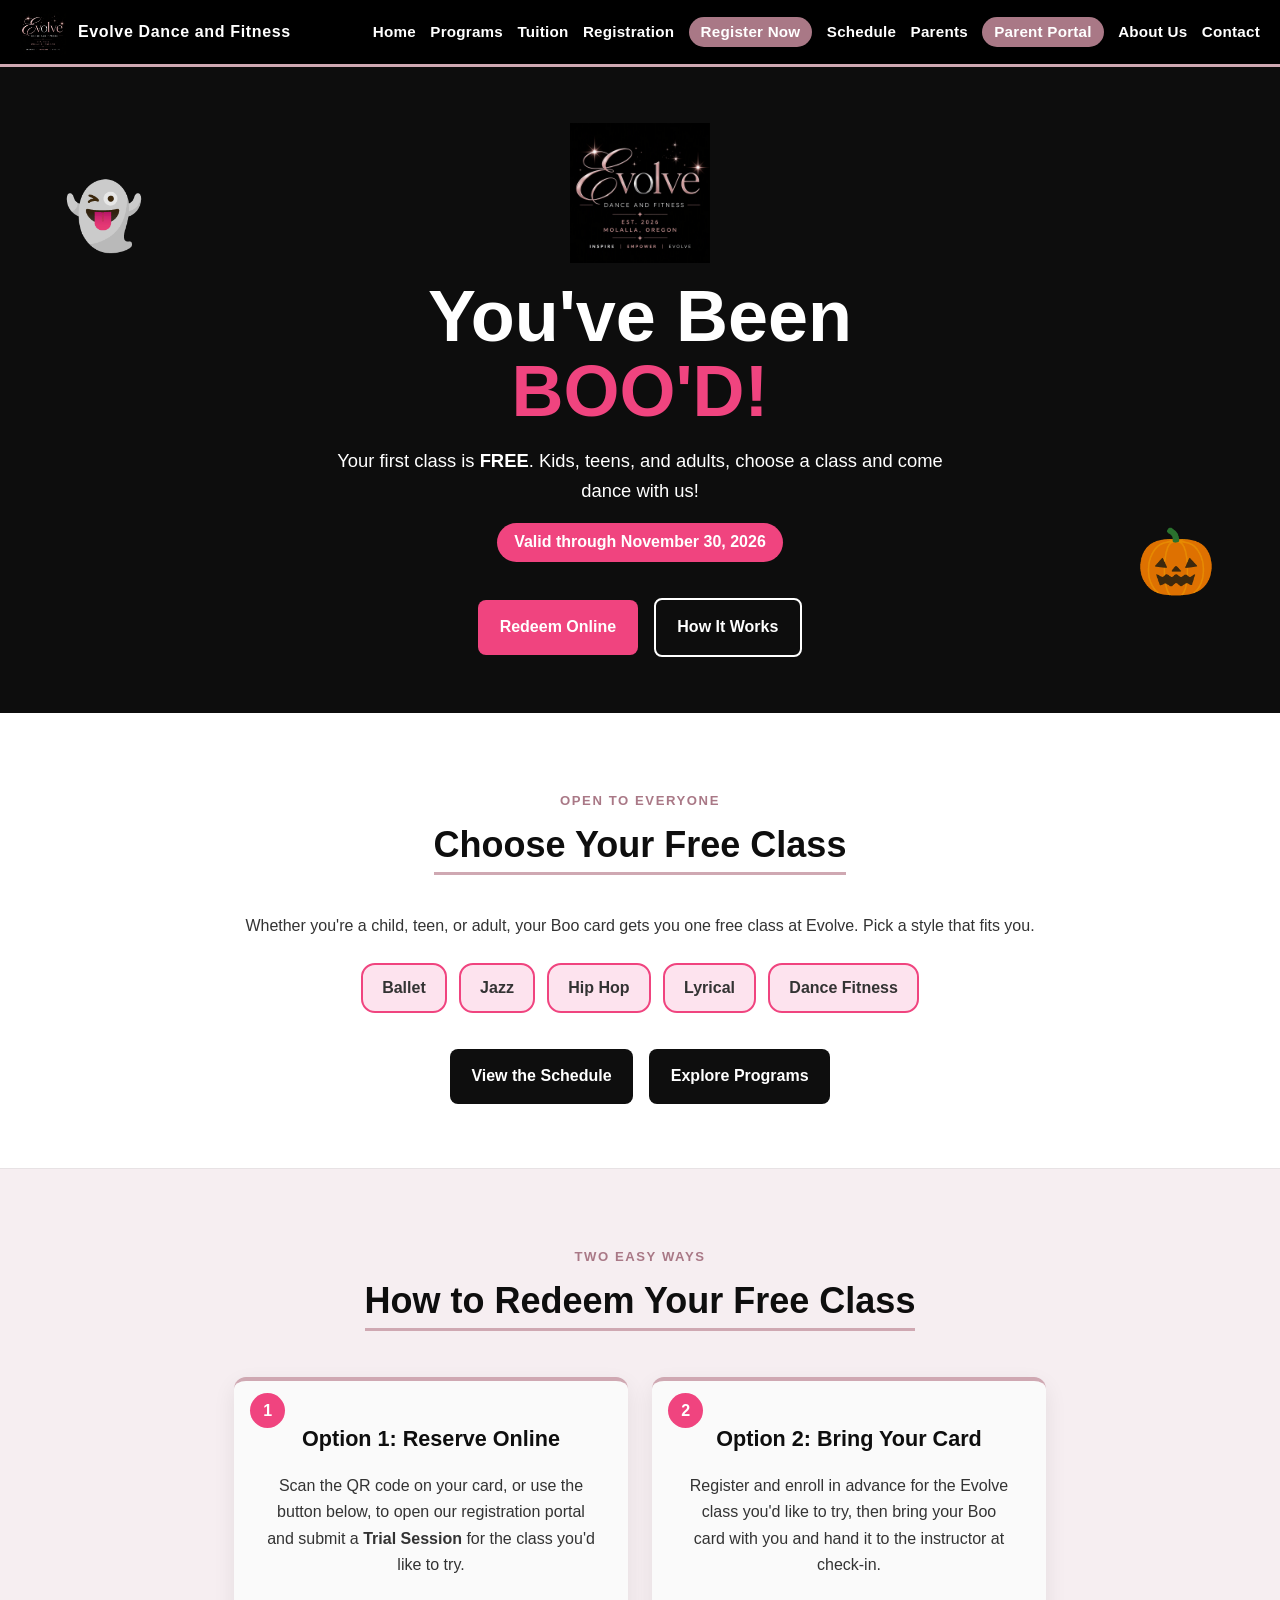
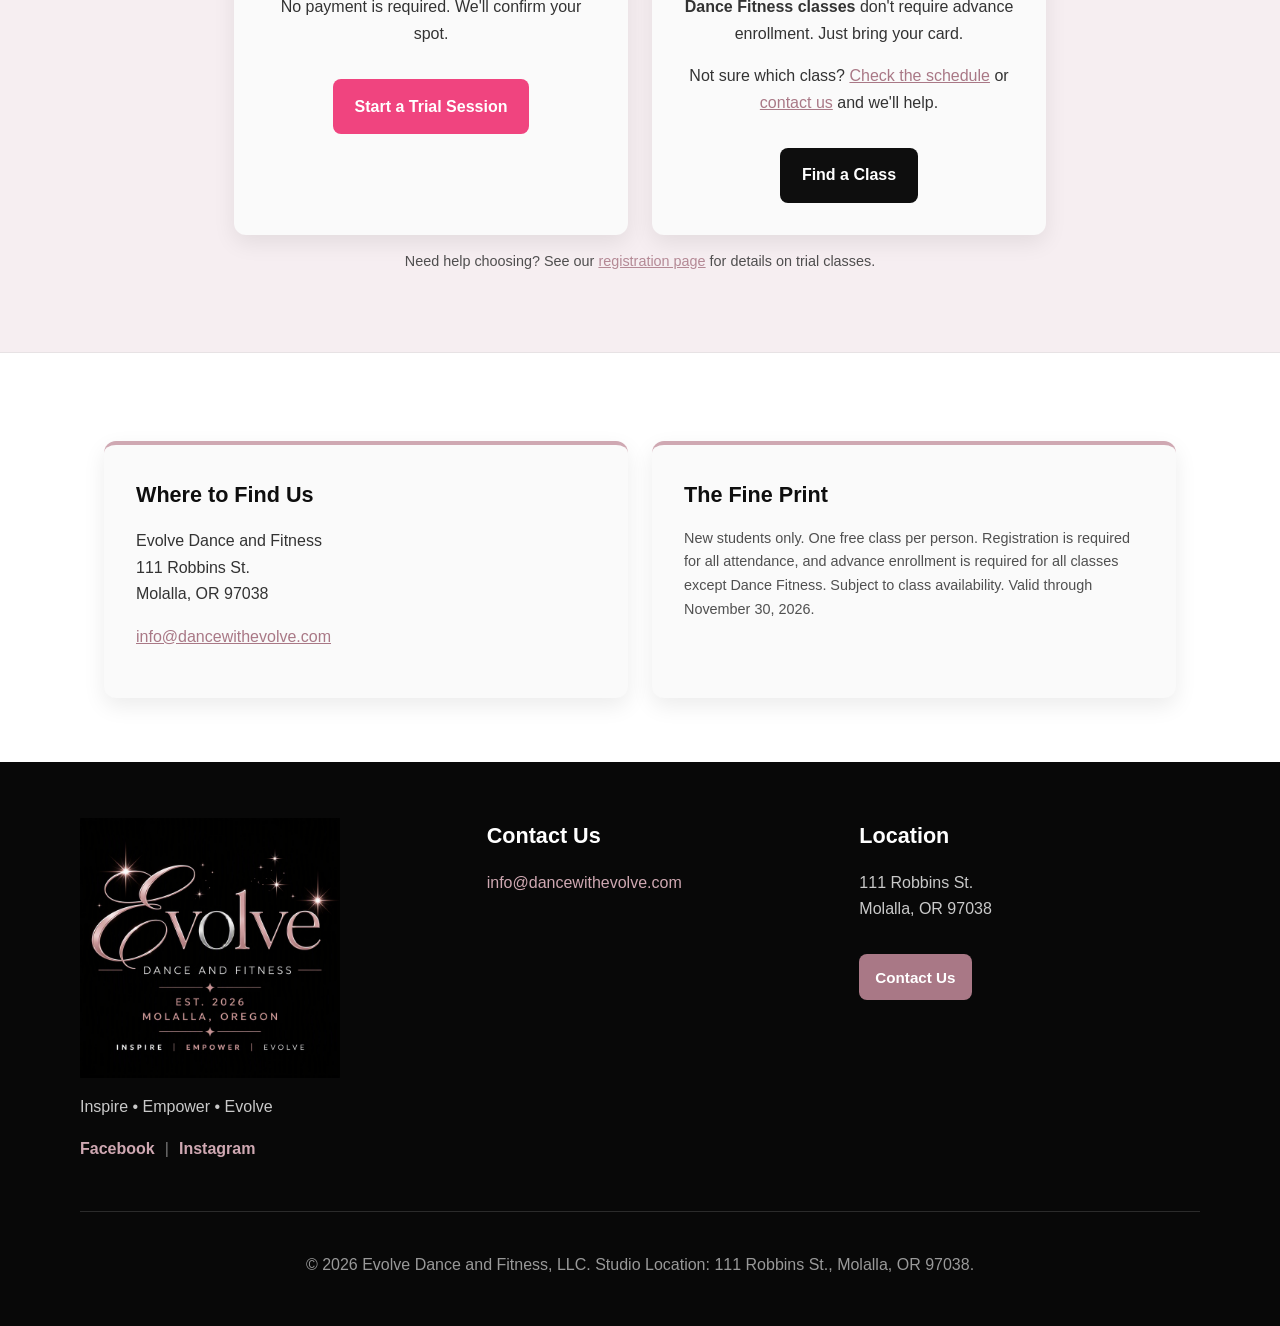
<file: boo.html>
<!DOCTYPE html>
<html lang="en">
<head>
  <meta charset="UTF-8">
  <meta name="viewport" content="width=device-width, initial-scale=1.0">
  <title>You've Been Boo'd! Free First Class | Evolve Dance and Fitness</title>
  <meta name="description" content="You've been Boo'd! Redeem your free first dance or fitness class at Evolve Dance and Fitness in Molalla, Oregon. Open to kids and adults. Valid through November 30, 2026.">
  <link rel="canonical" href="https://dancewithevolve.com/boo.html">
  <link rel="shortcut icon" href="images/favicon.ico" type="image/x-icon">

  <meta property="og:type" content="website">
  <meta property="og:site_name" content="Evolve Dance and Fitness">
  <meta property="og:title" content="You've Been Boo'd! Your First Class is FREE | Evolve Dance and Fitness">
  <meta property="og:description" content="Redeem your free first dance or fitness class in Molalla, Oregon. Kids and adults welcome. Valid through November 30, 2026.">
  <meta property="og:url" content="https://dancewithevolve.com/boo.html">
  <meta property="og:image" content="https://dancewithevolve.com/images/evolve-logo-banner.png">

  <link rel="stylesheet" href="style.css?v=20261020">

  <style>
    .boo-hero { background: #0d0d0d; color: #fff; text-align: center; padding: 3.5rem 1rem; position: relative; overflow: hidden; }
    .boo-hero::before, .boo-hero::after { content: "\1F47B"; position: absolute; font-size: 4rem; opacity: .9; }
    .boo-hero::before { left: 5%; top: 15%; }
    .boo-hero::after { content: "\1F383"; right: 5%; bottom: 15%; }
    .boo-hero .hero-mark { max-width: 140px; margin: 0 auto 1rem; display: block; }
    .boo-hero h1 { color: #fff; font-size: clamp(2.2rem, 7vw, 4.5rem); margin: 0; line-height: 1.05; }
    .boo-hero h1 span { color: #f0447f; display: block; }
    .boo-hero p { max-width: 640px; margin: 1rem auto 0; font-size: 1.15rem; }
    .boo-pill { display: inline-block; background: #f0447f; color: #fff; padding: .4rem 1.1rem; border-radius: 999px; font-weight: 700; margin-top: 1rem; }
    .boo-steps { counter-reset: step; }
    .boo-steps .card { position: relative; padding-top: 2.5rem; }
    .boo-steps .card::before { counter-increment: step; content: counter(step); position: absolute; top: .75rem; left: 1rem; width: 2.2rem; height: 2.2rem; border-radius: 50%; background: #f0447f; color: #fff; font-weight: 700; display: flex; align-items: center; justify-content: center; }
    .boo-classes { display: flex; flex-wrap: wrap; gap: .75rem; justify-content: center; list-style: none; padding: 0; margin: 1.5rem 0 0; }
    .boo-classes li { background: #fde3ee; border: 2px solid #f0447f; border-radius: 14px; padding: .6rem 1.2rem; font-weight: 700; }
    .fine-print { font-size: .9rem; opacity: .85; }
    .boo-hero .cta-btn, .boo-steps .cta-btn { background: #f0447f; }
    .boo-hero .cta-btn:hover { background: #fff; color: #0d0d0d; }
    .boo-steps .cta-btn:hover { background: #0d0d0d; }
    .boo-hero .button.secondary { background: transparent; border: 2px solid #fff; }
    .boo-hero .button.secondary:hover { background: #fff; color: #0d0d0d; }
    @media (max-width: 800px) {
      .boo-hero::before, .boo-hero::after { display: none; }
    }
  </style>

  <!-- Google tag (gtag.js) -->
  <script async src="https://www.googletagmanager.com/gtag/js?id=G-V9MZHZDTXV"></script>
  <script>
    window.dataLayer = window.dataLayer || [];
    function gtag(){dataLayer.push(arguments);}
    gtag('js', new Date());
    gtag('config', 'G-V9MZHZDTXV');
  </script>
</head>
<body>
  <nav class="navbar" aria-label="Main navigation">
    <div class="nav-container">
      <a class="brand-link" href="index.html" aria-label="Evolve Dance and Fitness home">
        <img class="nav-logo" src="images/evolve_logo.png" alt="Evolve Dance and Fitness logo">
        <span class="brand-text">Evolve Dance and Fitness</span>
      </a>
      <ul class="nav-menu">
        <li><a href="index.html">Home</a></li>
        <li><a href="programs.html">Programs</a></li>
        <li><a href="tuition.html">Tuition</a></li>
        <li><a href="registration.html">Registration</a></li>
        <li><a class="nav-register" href="https://app.jackrabbitclass.com/regv2.asp?id=558634" target="_blank" rel="noopener noreferrer">Register Now</a></li>
        <li><a href="schedule.html">Schedule</a></li>
        <li><a href="parents.html">Parents</a></li>
        <li><a class="nav-portal" href="https://app.jackrabbitclass.com/jr4.0/ParentPortal/evolve-dance-and-fitness" target="_blank" rel="noopener noreferrer">Parent Portal</a></li>
        <li><a href="about.html">About Us</a></li>
        <li><a href="contact.html">Contact</a></li>
      </ul>
    </div>
  </nav>

  <header class="boo-hero">
    <img class="hero-mark" src="images/evolve_logo.png" alt="Evolve Dance and Fitness logo">
    <h1>You've Been <span>BOO'D!</span></h1>
    <p>Your first class is <strong>FREE</strong>. Kids, teens, and adults, choose a class and come dance with us!</p>
    <span class="boo-pill">Valid through November 30, 2026</span>
    <div class="action-row">
      <a class="cta-btn" href="https://app.jackrabbitclass.com/regv2.asp?id=558634" target="_blank" rel="noopener noreferrer" data-boo="hero_redeem_online">Redeem Online</a>
      <a class="button secondary" href="#how-to-redeem" data-boo="how_it_works">How It Works</a>
    </div>
  </header>

  <main>
    <section class="container center narrow">
      <p class="eyebrow">Open to Everyone</p>
      <h2>Choose Your Free Class</h2>
      <p>Whether you're a child, teen, or adult, your Boo card gets you one free class at Evolve. Pick a style that fits you.</p>
      <ul class="boo-classes">
        <li>Ballet</li>
        <li>Jazz</li>
        <li>Hip Hop</li>
        <li>Lyrical</li>
        <li>Dance Fitness</li>
      </ul>
      <div class="action-row">
        <a class="button secondary" href="schedule.html" data-boo="view_schedule">View the Schedule</a>
        <a class="button secondary" href="programs.html" data-boo="explore_programs">Explore Programs</a>
      </div>
    </section>

    <section class="band" id="how-to-redeem">
      <div class="container center narrow">
        <p class="eyebrow">Two Easy Ways</p>
        <h2>How to Redeem Your Free Class</h2>
        <div class="grid two boo-steps">
          <article class="card">
            <h3>Option 1: Reserve Online</h3>
            <p>Scan the QR code on your card, or use the button below, to open our registration portal and submit a <strong>Trial Session</strong> for the class you'd like to try.</p>
            <p>No payment is required. We'll confirm your spot.</p>
            <a class="cta-btn" href="https://app.jackrabbitclass.com/regv2.asp?id=558634" target="_blank" rel="noopener noreferrer" data-boo="start_trial_session">Start a Trial Session</a>
          </article>
          <article class="card">
            <h3>Option 2: Bring Your Card</h3>
            <p>Register and enroll in advance for the Evolve class you'd like to try, then bring your Boo card with you and hand it to the instructor at check-in.</p>
            <p><strong>Dance Fitness classes</strong> don't require advance enrollment. Just bring your card.</p>
            <p>Not sure which class? <a href="schedule.html" data-boo="schedule_link">Check the schedule</a> or <a href="contact.html" data-boo="contact_link">contact us</a> and we'll help.</p>
            <a class="button secondary" href="schedule.html" data-boo="find_a_class">Find a Class</a>
          </article>
        </div>
        <p class="fine-print">Need help choosing? See our <a href="registration.html" data-boo="registration_page">registration page</a> for details on trial classes.</p>
      </div>
    </section>

    <section class="container grid two">
      <article class="card">
        <h3>Where to Find Us</h3>
        <p>Evolve Dance and Fitness<br>111 Robbins St.<br>Molalla, OR 97038</p>
        <p><a href="mailto:info@dancewithevolve.com">info@dancewithevolve.com</a></p>
      </article>
      <article class="card">
        <h3>The Fine Print</h3>
        <p class="fine-print">New students only. One free class per person. Registration is required for all attendance, and advance enrollment is required for all classes except Dance Fitness. Subject to class availability. Valid through November 30, 2026.</p>
      </article>
    </section>
  </main>

  <footer class="footer">
    <div class="footer-content">
      <div>
        <img class="footer-logo" src="images/evolve_logo.png" alt="Evolve Dance and Fitness logo">
        <p>Inspire &bull; Empower &bull; Evolve</p>
        <p class="social-links"><a href="https://www.facebook.com/evolvedanceandfitnessmolalla" target="_blank" rel="noopener noreferrer">Facebook</a> <span>|</span> <a href="https://www.instagram.com/evolve_dance_molalla/" target="_blank" rel="noopener noreferrer">Instagram</a></p>
      </div>
      <div>
        <h3>Contact Us</h3>
        <p><a href="mailto:info@dancewithevolve.com">info@dancewithevolve.com</a></p>
      </div>
      <div>
        <h3>Location</h3>
        <p>111 Robbins St.<br>Molalla, OR 97038</p>
        <a class="button compact" href="contact.html">Contact Us</a>
      </div>
    </div>
    <div class="copyright">
      <p>&copy; 2026 Evolve Dance and Fitness, LLC. Studio Location: 111 Robbins St., Molalla, OR 97038.</p>
    </div>
  </footer>

  <script>
    gtag('event', 'boo_landing_view', { campaign: 'halloween_2026_boo' });
    document.addEventListener('click', function (e) {
      var el = e.target.closest('a[data-boo]');
      if (!el) return;
      gtag('event', 'boo_click', {
        campaign: 'halloween_2026_boo',
        link_name: el.getAttribute('data-boo'),
        link_url: el.href
      });
    });
  </script>
</body>
</html>
</file>
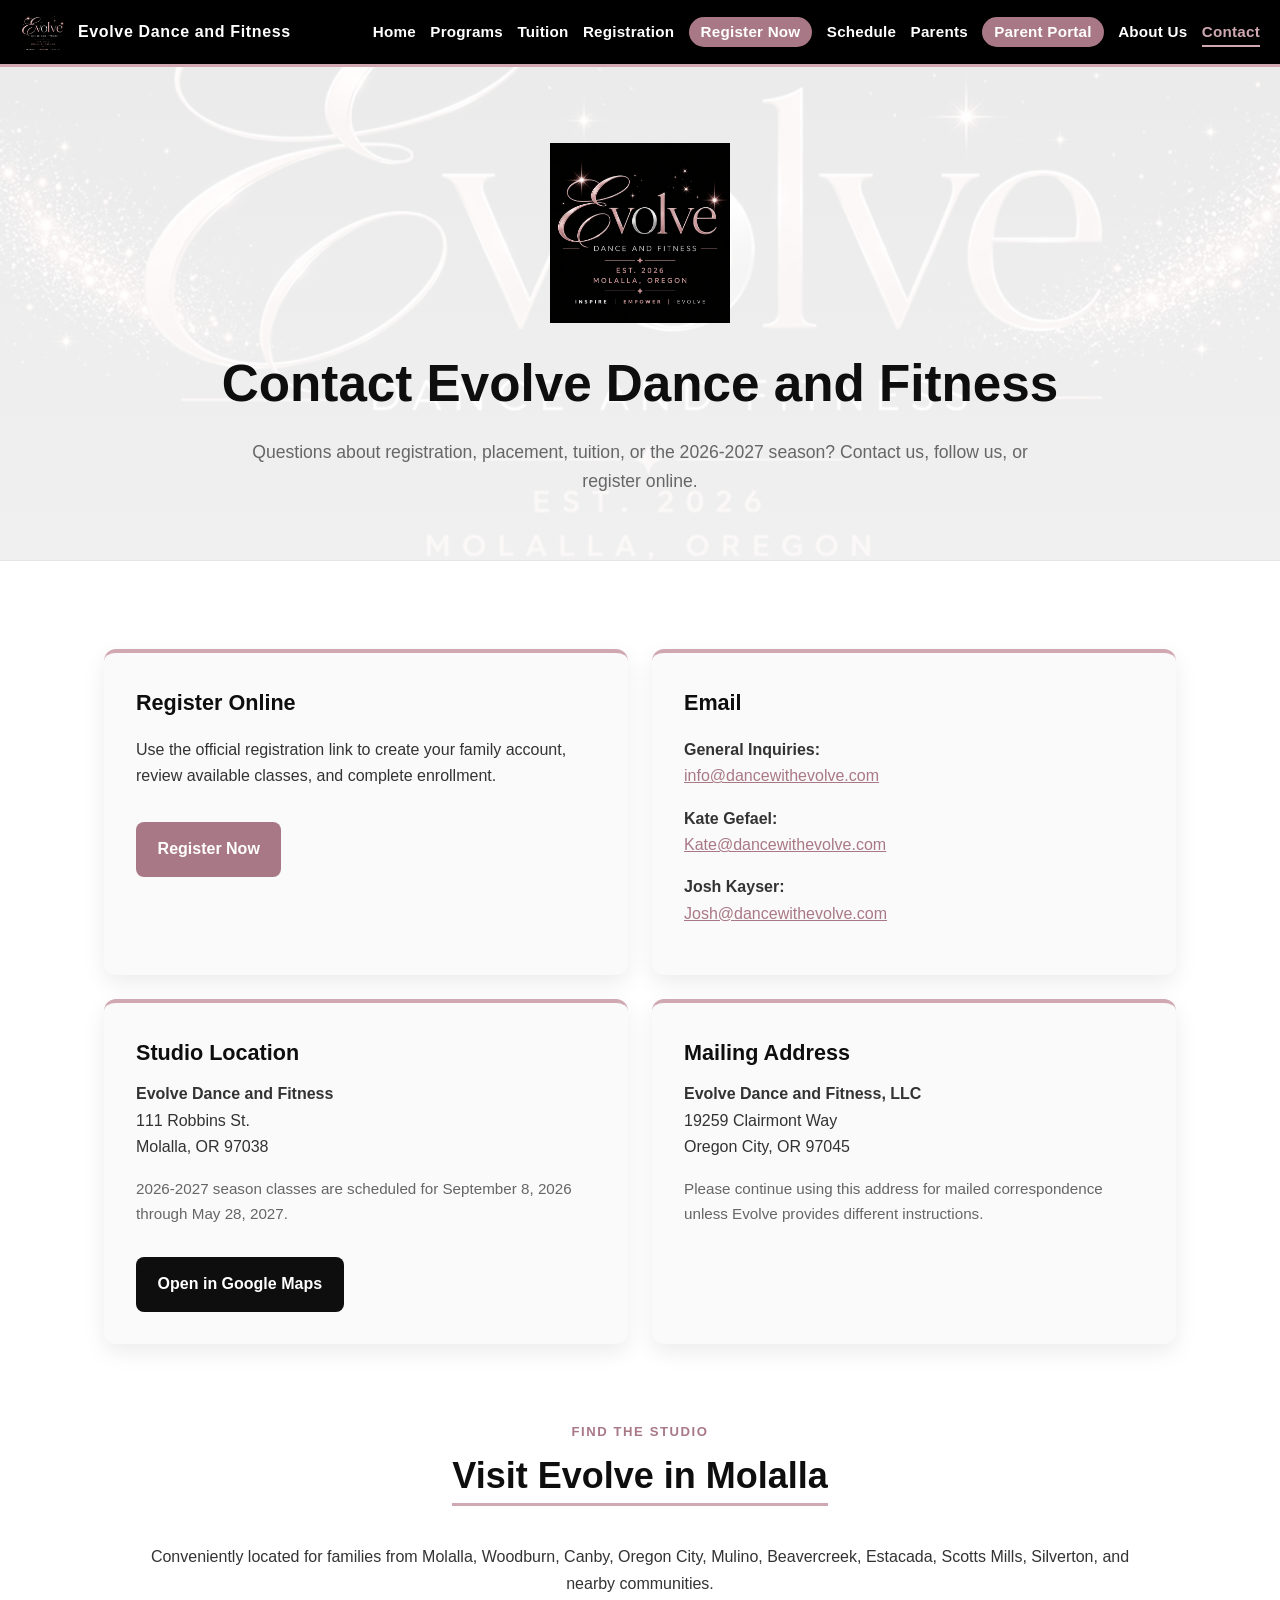
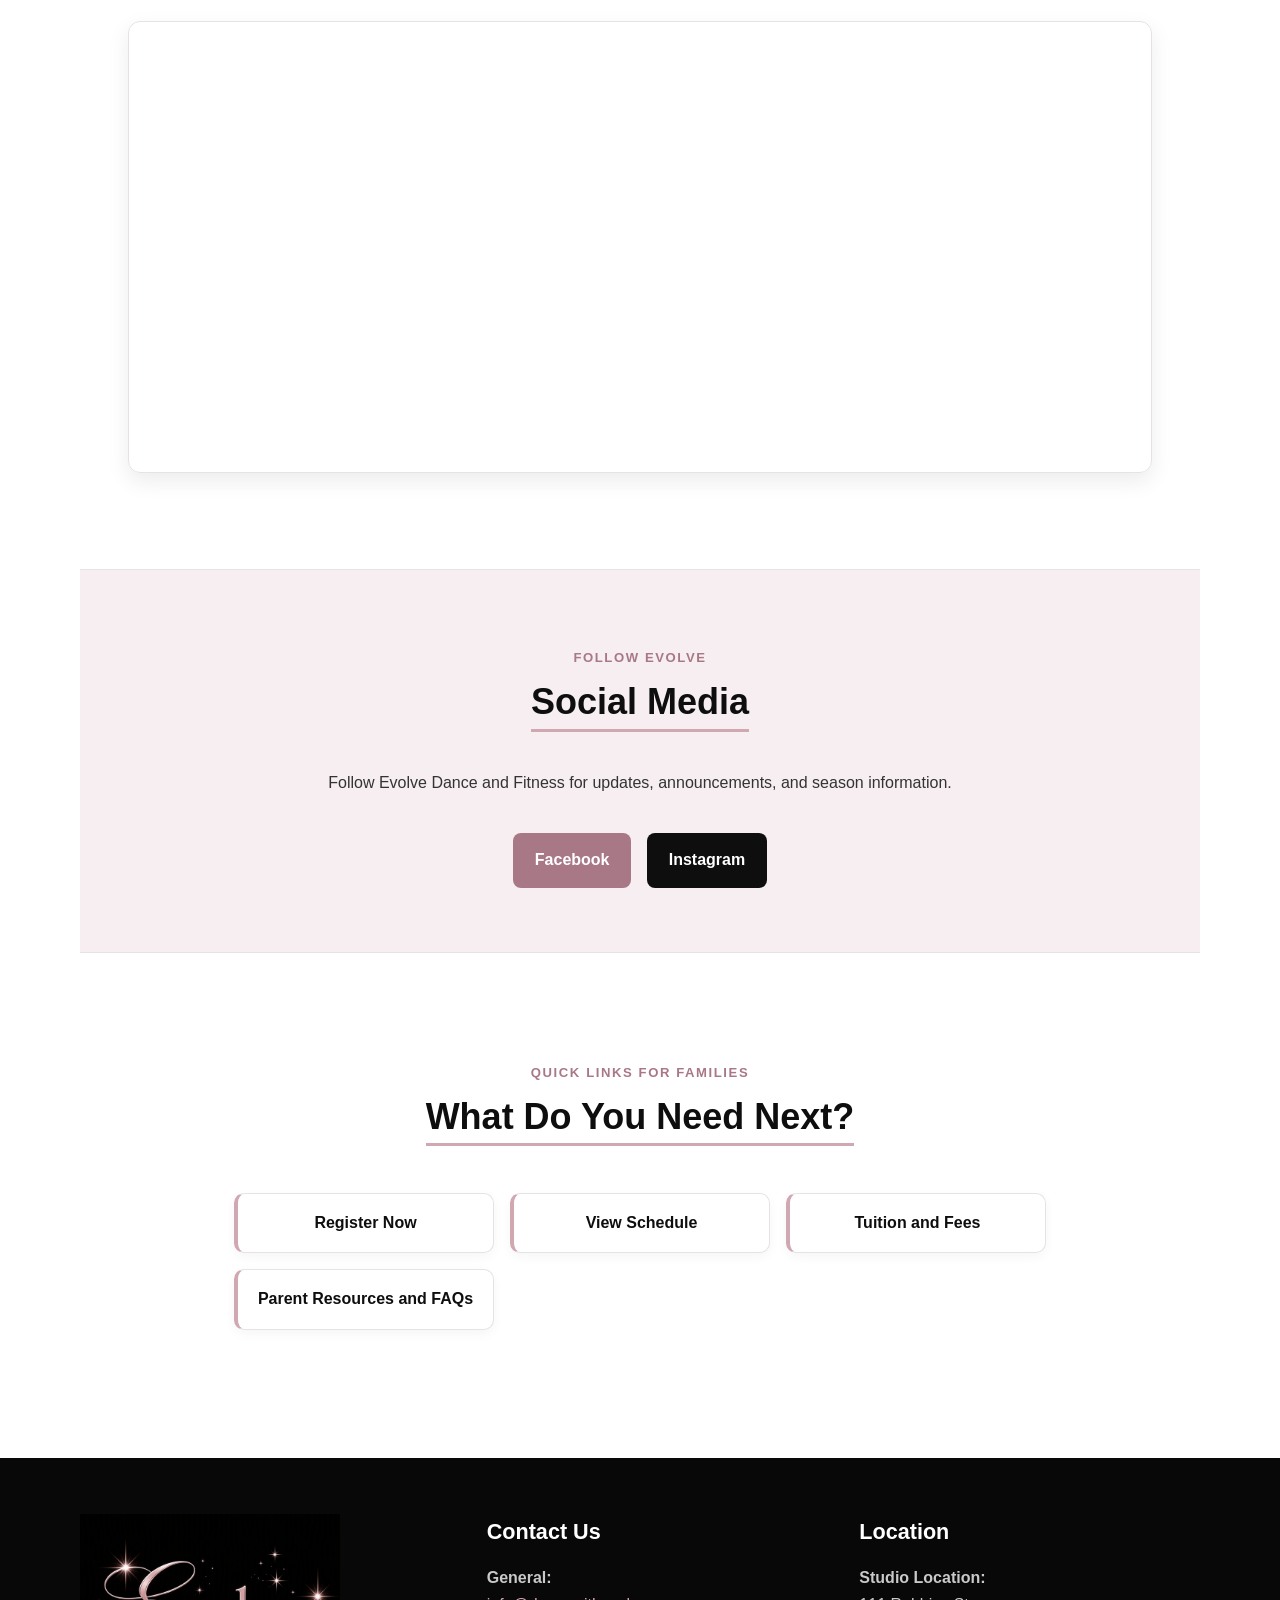
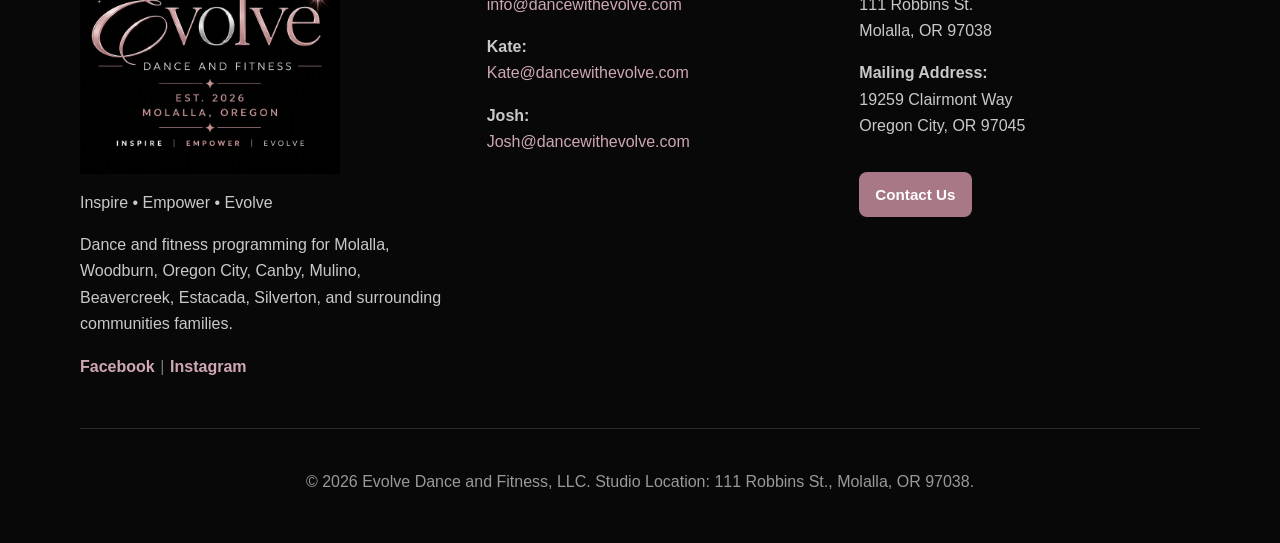
<file: contact.html>
<!DOCTYPE html>
<html lang="en">
  <head>
    <meta charset="UTF-8">
    <meta name="viewport" content="width=device-width, initial-scale=1.0">
    <title>
      Contact Evolve Dance and Fitness | Molalla, OR
    </title>
    <meta name="description" content="Contact Evolve Dance and Fitness in Molalla, Oregon, register online, follow the studio on Facebook and Instagram, and view 2026-2027 season information.">
    <link rel="canonical" href="https://dancewithevolve.com/contact.html">
    <link rel="shortcut icon" href="images/favicon.ico" type="image/x-icon">
    <meta property="og:type" content="website">
    <meta property="og:site_name" content="Evolve Dance and Fitness">
    <meta property="og:title" content="Contact Evolve Dance and Fitness | Molalla, OR">
    <meta property="og:description" content="Contact Evolve Dance and Fitness in Molalla, Oregon, register online, follow the studio on Facebook and Instagram, and view 2026-2027 season information.">
    <meta property="og:url" content="https://dancewithevolve.com/contact.html">
    <meta property="og:image" content="https://dancewithevolve.com/images/evolve-logo-banner.png">
    <meta name="twitter:card" content="summary_large_image">
    <meta name="twitter:title" content="Contact Evolve Dance and Fitness | Molalla, OR">
    <meta name="twitter:description" content="Contact Evolve Dance and Fitness in Molalla, Oregon, register online, follow the studio on Facebook and Instagram, and view 2026-2027 season information.">
    <meta name="twitter:image" content="https://dancewithevolve.com/images/evolve-logo-banner.png">
    <link rel="stylesheet" href="style.css?v=20261020">
    <script type="application/ld+json">
{
  "@context": "https://schema.org",
  "@type": "DanceSchool",
  "name": "Evolve Dance and Fitness",
  "legalName": "Evolve Dance and Fitness, LLC",
  "url": "https://dancewithevolve.com",
  "email": "info@dancewithevolve.com",
  "image": "images/evolve-logo-banner.png",
  "logo": "images/evolve_logo.png",
  "description": "Dance and fitness classes for children, teens, and families in Molalla, Oregon.",
  "address": {
    "@type": "PostalAddress",
    "streetAddress": "111 Robbins St.",
    "addressLocality": "Molalla",
    "addressRegion": "OR",
    "postalCode": "97038",
    "addressCountry": "US"
  },
  "areaServed": ["Molalla", "Woodburn", "Oregon City", "Canby", "Mulino", "Beavercreek", "Estacada", "Silverton", "South Clackamas County"],
  "sameAs": ["https://www.facebook.com/evolvedanceandfitnessmolalla", "https://www.instagram.com/evolve_dance_molalla/"]
}
</script>
    <!-- Google tag (gtag.js) -->
    <script async src="https://www.googletagmanager.com/gtag/js?id=G-V9MZHZDTXV"></script>
    <script>
window.dataLayer = window.dataLayer || [];
function gtag(){dataLayer.push(arguments);}
gtag('js', new Date());
gtag('config', 'G-V9MZHZDTXV');
</script>
  </head>
  <body>
    <nav class="navbar" aria-label="Main navigation">
      <div class="nav-container">
        <a class="brand-link" href="index.html" aria-label="Evolve Dance and Fitness home"> <img class="nav-logo" src="images/evolve_logo.png" alt="Evolve Dance and Fitness logo"> <span class="brand-text">Evolve Dance and Fitness</span></a>
        <ul class="nav-menu">
          <li>
            <a href="index.html">Home</a>
          </li>
          <li>
            <a href="programs.html">Programs</a>
          </li>
          <li>
            <a href="tuition.html">Tuition</a>
          </li>
          <li>
            <a href="registration.html">Registration</a>
          </li>
          <li>
            <a class="nav-register" href="https://app.jackrabbitclass.com/regv2.asp?id=558634" target="_blank" rel="noopener noreferrer">Register Now</a>
          </li>
          <li>
            <a href="schedule.html">Schedule</a>
          </li>
          <li>
            <a href="parents.html">Parents</a>
          </li>
          <li>
            <a class="nav-portal" href="https://app.jackrabbitclass.com/jr4.0/ParentPortal/evolve-dance-and-fitness" target="_blank" rel="noopener noreferrer">Parent Portal</a>
          </li>
          <li>
            <a href="about.html">About Us</a>
          </li>
          <li>
            <a class="active" aria-current="page" href="contact.html">Contact</a>
          </li>
        </ul>
      </div>
    </nav>
    <section class="page-title">
      <img class="hero-mark" src="images/evolve_logo.png" alt="Evolve Dance and Fitness logo">
      <h1>
        Contact Evolve Dance and Fitness
      </h1>
      <p>
        Questions about registration, placement, tuition, or the 2026-2027 season? Contact us, follow us, or register online.
      </p>
    </section>
    <main class="container">
      <section class="grid two">
        <article class="card logo-card">
          <h3>
            Register Online
          </h3>
          <p>
            Use the official registration link to create your family account, review available classes, and complete enrollment.
          </p>
          <a class="cta-btn" href="https://app.jackrabbitclass.com/regv2.asp?id=558634" target="_blank" rel="noopener noreferrer">Register Now</a>
        </article>
        <article class="card logo-card">
          <h3>
            Email
          </h3>
          <p>
            <strong>General Inquiries:</strong> <br> <a href="mailto:info@dancewithevolve.com">info@dancewithevolve.com</a>
          </p>
          <p>
            <strong>Kate Gefael:</strong> <br> <a href="mailto:Kate@dancewithevolve.com">Kate@dancewithevolve.com</a>
          </p>
          <p>
            <strong>Josh Kayser:</strong> <br> <a href="mailto:Josh@dancewithevolve.com">Josh@dancewithevolve.com</a>
          </p>
        </article>
      </section>
      <section class="grid two">
        <article class="card location-card">
          <h3>
            Studio Location
          </h3>
          <address>
            <strong>Evolve Dance and Fitness</strong> <br> 111 Robbins St. <br> Molalla, OR 97038
          </address>
          <p class="small-note">
            2026-2027 season classes are scheduled for September 8, 2026 through May 28, 2027.
          </p>
          <a class="button secondary" href="https://www.google.com/maps/search/?api=1&query=111%20Robbins%20St%20Molalla%20OR%2097038" target="_blank" rel="noopener noreferrer">Open in Google Maps</a>
        </article>
        <article class="card location-card">
          <h3>
            Mailing Address
          </h3>
          <address>
            <strong>Evolve Dance and Fitness, LLC</strong> <br> 19259 Clairmont Way <br> Oregon City, OR 97045
          </address>
          <p class="small-note">
            Please continue using this address for mailed correspondence unless Evolve provides different instructions.
          </p>
        </article>
      </section>
      <section class="container center">
        <p class="eyebrow">
          Find the studio
        </p>
        <h2>
          Visit Evolve in Molalla
        </h2>
        <p>
          Conveniently located for families from Molalla, Woodburn, Canby, Oregon City, Mulino, Beavercreek, Estacada, Scotts Mills, Silverton, and nearby communities.
        </p>
        <div class="map-embed">
          <iframe title="Map showing Evolve Dance and Fitness at 111 Robbins St., Molalla, Oregon" src="https://www.google.com/maps?q=111+Robbins+St,+Molalla,+OR+97038&amp;output=embed" width="600" height="450" style="border:0;" allowfullscreen loading="lazy"> </iframe>
        </div>
      </section>
      <section class="band social-band">
        <div class="container center narrow">
          <p class="eyebrow">
            Follow Evolve
          </p>
          <h2>
            Social Media
          </h2>
          <p>
            Follow Evolve Dance and Fitness for updates, announcements, and season information.
          </p>
          <div class="action-row">
            <a class="button" href="https://www.facebook.com/evolvedanceandfitnessmolalla" target="_blank" rel="noopener noreferrer">Facebook</a><a class="button secondary" href="https://www.instagram.com/evolve_dance_molalla/" target="_blank" rel="noopener noreferrer">Instagram</a>
          </div>
        </div>
      </section>
      <section class="container center narrow">
        <p class="eyebrow">
          Quick Links for Families
        </p>
        <h2>
          What Do You Need Next?
        </h2>
        <div class="mini-link-grid">
          <a class="mini-link" href="https://app.jackrabbitclass.com/regv2.asp?id=558634" target="_blank" rel="noopener noreferrer">Register Now</a><a class="mini-link" href="schedule.html">View Schedule</a><a class="mini-link" href="tuition.html">Tuition and Fees</a><a class="mini-link" href="parents.html">Parent Resources and FAQs</a>
        </div>
      </section>
    </main>
    <footer class="footer">
      <div class="footer-content">
        <div>
          <img class="footer-logo" src="images/evolve_logo.png" alt="Evolve Dance and Fitness logo">
          <p>
            Inspire &bull; Empower &bull; Evolve
          </p>
          <p>
            Dance and fitness programming for Molalla, Woodburn, Oregon City, Canby, Mulino, Beavercreek, Estacada, Silverton, and surrounding communities families.
          </p>
          <p class="social-links">
            <a href="https://www.facebook.com/evolvedanceandfitnessmolalla" target="_blank" rel="noopener noreferrer">Facebook</a><span>|</span><a href="https://www.instagram.com/evolve_dance_molalla/" target="_blank" rel="noopener noreferrer">Instagram</a>
          </p>
        </div>
        <div>
          <h3>
            Contact Us
          </h3>
          <p>
            <strong>General:</strong> <br> <a href="mailto:info@dancewithevolve.com">info@dancewithevolve.com</a>
          </p>
          <p>
            <strong>Kate:</strong> <br> <a href="mailto:Kate@dancewithevolve.com">Kate@dancewithevolve.com</a>
          </p>
          <p>
            <strong>Josh:</strong> <br> <a href="mailto:Josh@dancewithevolve.com">Josh@dancewithevolve.com</a>
          </p>
        </div>
        <div>
          <h3>
            Location
          </h3>
          <p>
            <strong>Studio Location:</strong> <br> 111 Robbins St. <br> Molalla, OR 97038
          </p>
          <p>
            <strong>Mailing Address:</strong> <br> 19259 Clairmont Way <br> Oregon City, OR 97045
          </p>
          <a class="button compact" href="contact.html">Contact Us</a>
        </div>
      </div>
      <div class="copyright">
        <p>
          &copy; 2026 Evolve Dance and Fitness, LLC. Studio Location: 111 Robbins St., Molalla, OR 97038.
        </p>
      </div>
    </footer>
  </body>
</html>
</file>
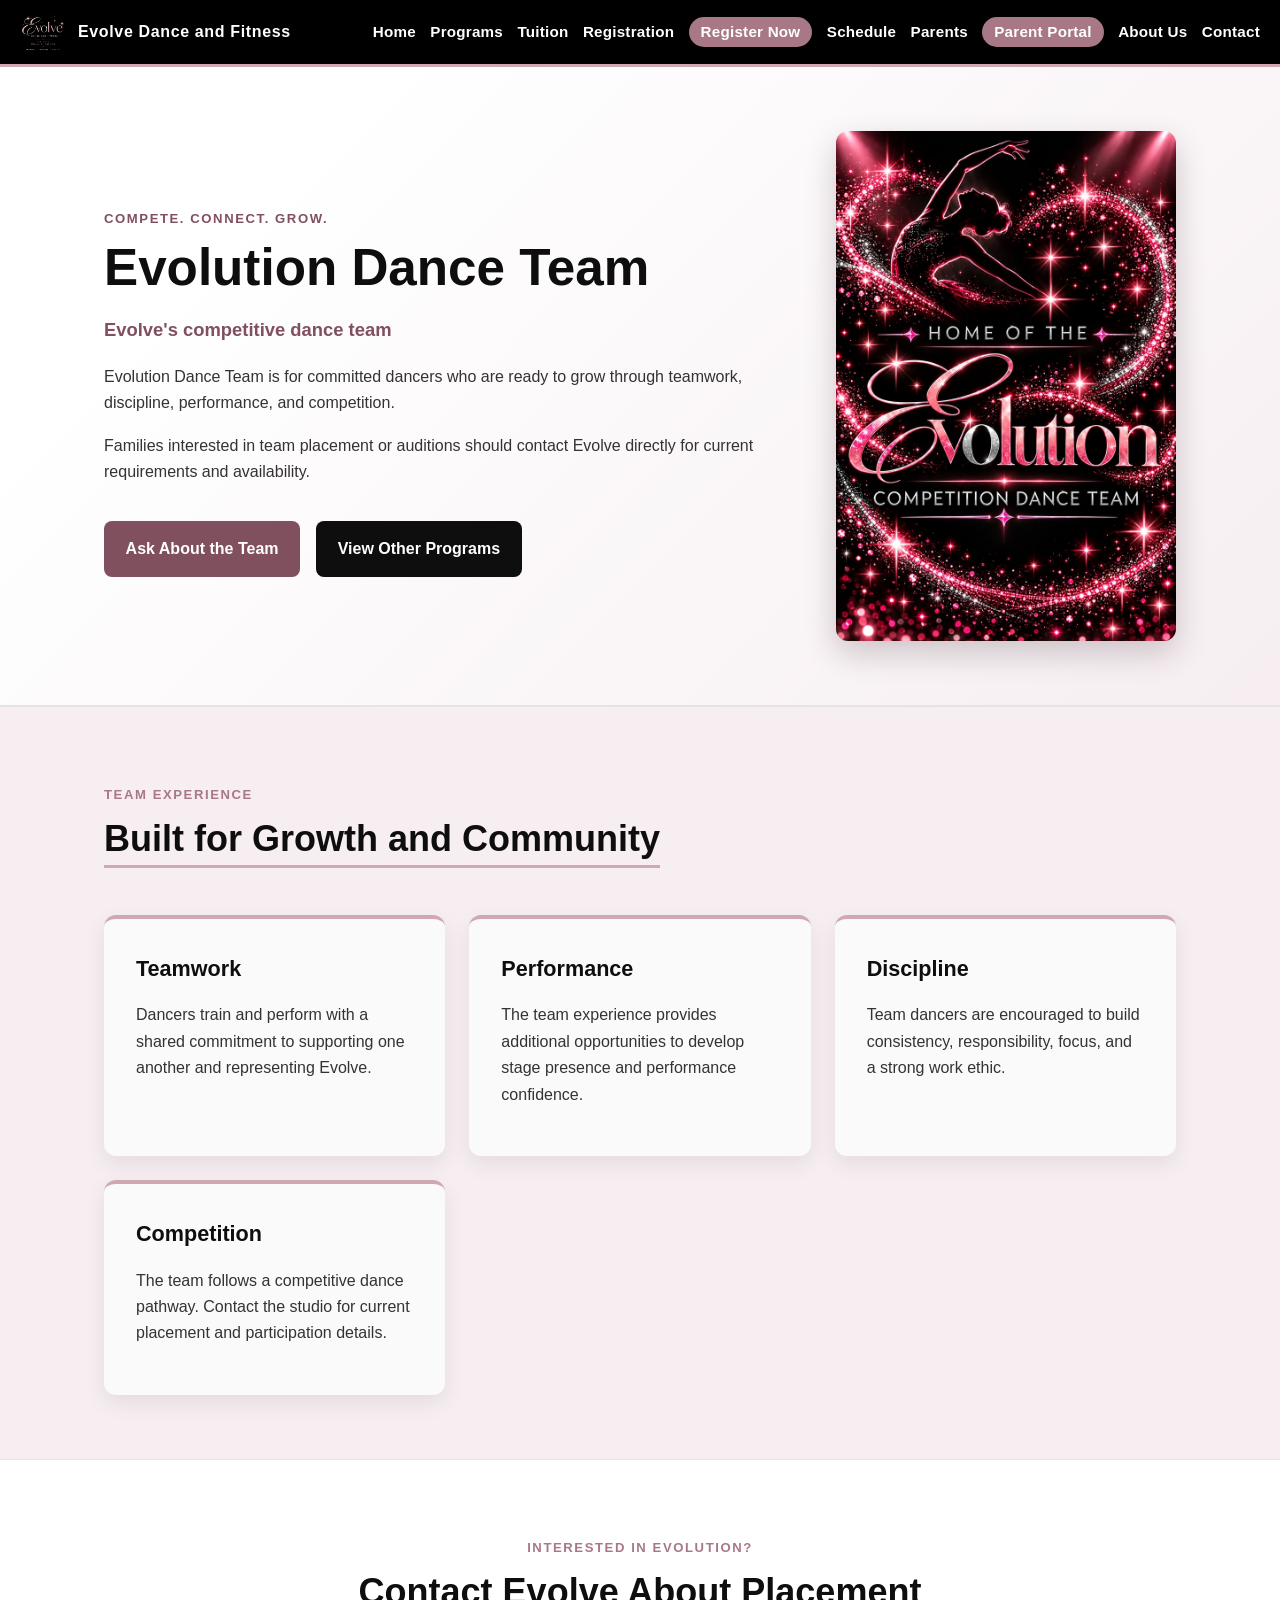
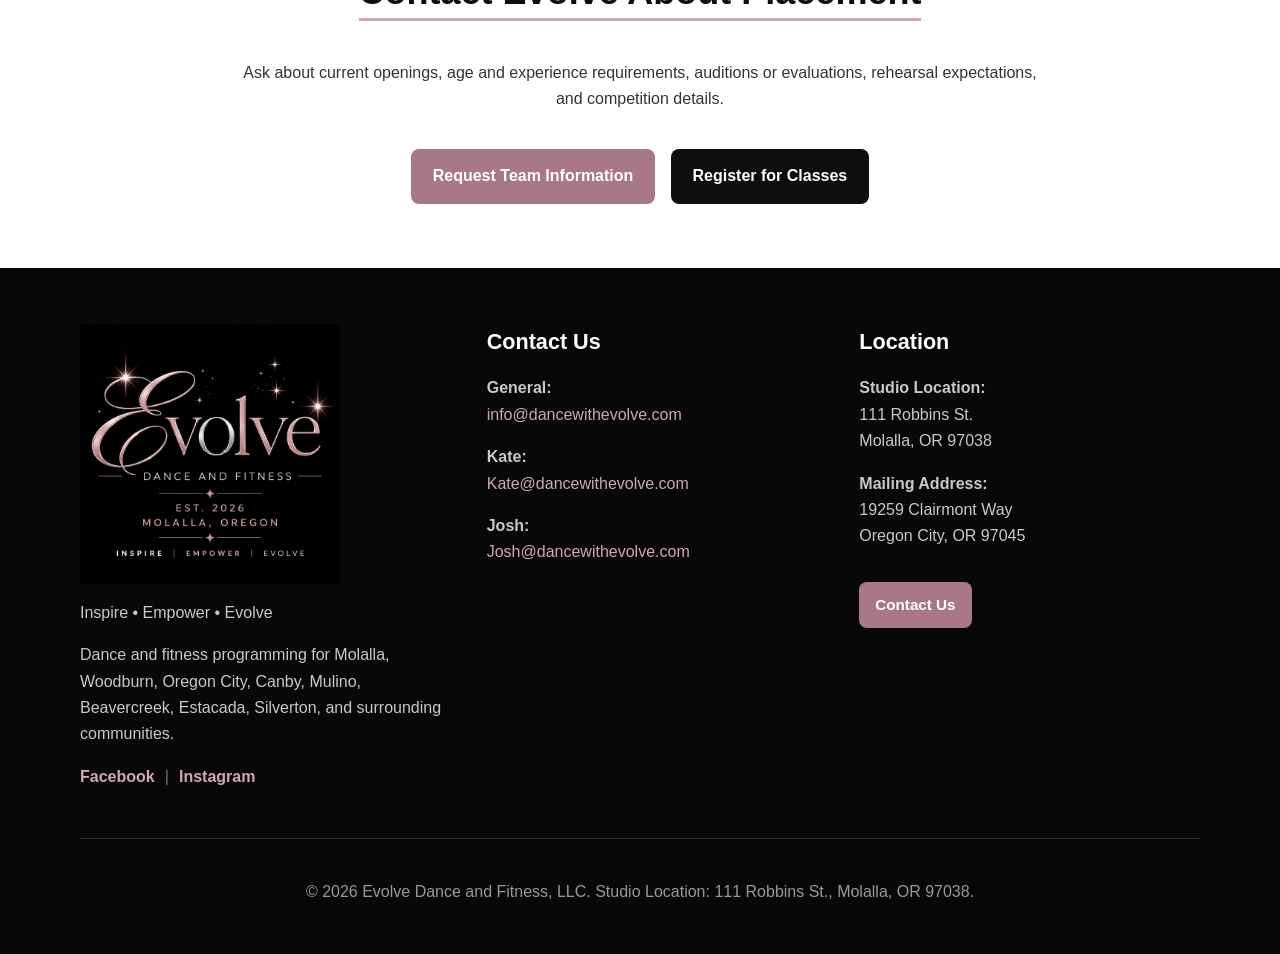
<file: evolution-dance-team.html>
<!DOCTYPE html>
<html lang="en">
<head>
  <meta charset="UTF-8">
  <meta name="viewport" content="width=device-width, initial-scale=1.0">
  <title>Evolution Dance Team | Evolve Dance and Fitness</title>
  <meta name="description" content="Learn about Evolution Dance Team, Evolve Dance and Fitness's competitive dance team in Molalla, Oregon.">
  <link rel="canonical" href="https://dancewithevolve.com/evolution-dance-team.html">
  <link rel="shortcut icon" href="images/favicon.ico" type="image/x-icon">
  <meta property="og:type" content="website">
  <meta property="og:site_name" content="Evolve Dance and Fitness">
  <meta property="og:title" content="Evolution Dance Team | Evolve Dance and Fitness">
  <meta property="og:description" content="Evolve's competitive dance team in Molalla, Oregon.">
  <meta property="og:url" content="https://dancewithevolve.com/evolution-dance-team.html">
  <meta property="og:image" content="https://dancewithevolve.com/images/evolution-dance-team-social.jpg">
  <meta property="og:image:width" content="1200">
  <meta property="og:image:height" content="630">
  <meta property="og:image:alt" content="Evolution Dance Team at Evolve Dance and Fitness">
  <meta name="twitter:card" content="summary_large_image">
  <meta name="twitter:title" content="Evolution Dance Team | Evolve Dance and Fitness">
  <meta name="twitter:description" content="Evolve's competitive dance team in Molalla, Oregon.">
  <meta name="twitter:image" content="https://dancewithevolve.com/images/evolution-dance-team-social.jpg">
  <meta name="twitter:image:alt" content="Evolution Dance Team at Evolve Dance and Fitness">
  <link rel="stylesheet" href="style.css?v=20261121">
  <script async src="https://www.googletagmanager.com/gtag/js?id=G-V9MZHZDTXV"></script>
  <script>
    window.dataLayer = window.dataLayer || [];
    function gtag(){dataLayer.push(arguments);}
    gtag('js', new Date());
    gtag('config', 'G-V9MZHZDTXV');
  </script>
</head>
<body>
  <nav class="navbar" aria-label="Main navigation">
    <div class="nav-container">
      <a class="brand-link" href="index.html" aria-label="Evolve Dance and Fitness home"><img class="nav-logo" src="images/evolve_logo.png" alt="Evolve Dance and Fitness logo"><span class="brand-text">Evolve Dance and Fitness</span></a>
      <ul class="nav-menu">
        <li><a href="index.html">Home</a></li>
        <li><a href="programs.html">Programs</a></li>
        <li><a href="tuition.html">Tuition</a></li>
        <li><a href="registration.html">Registration</a></li>
        <li><a class="nav-register" href="https://app.jackrabbitclass.com/regv2.asp?id=558634" target="_blank" rel="noopener noreferrer">Register Now</a></li>
        <li><a href="schedule.html">Schedule</a></li>
        <li><a href="parents.html">Parents</a></li>
        <li><a class="nav-portal" href="https://app.jackrabbitclass.com/jr4.0/ParentPortal/evolve-dance-and-fitness" target="_blank" rel="noopener noreferrer">Parent Portal</a></li>
        <li><a href="about.html">About Us</a></li>
        <li><a href="contact.html">Contact</a></li>
      </ul>
    </div>
  </nav>

  <main>
    <section class="evolution-team-hero">
      <div class="container evolution-feature">
        <div class="evolution-feature-copy">
          <p class="eyebrow">Compete. Connect. Grow.</p>
          <h1>Evolution Dance Team</h1>
          <p class="evolution-team-intro">Evolve's competitive dance team</p>
          <p>Evolution Dance Team is for committed dancers who are ready to grow through teamwork, discipline, performance, and competition.</p>
          <p>Families interested in team placement or auditions should contact Evolve directly for current requirements and availability.</p>
          <div class="action-row">
            <a class="cta-btn" href="mailto:info@dancewithevolve.com?subject=Evolution%20Dance%20Team%20Information">Ask About the Team</a>
            <a class="button secondary" href="programs.html">View Other Programs</a>
          </div>
        </div>
        <img class="evolution-feature-art" src="images/evolution-dance-team.webp" width="768" height="1152" alt="" fetchpriority="high">
      </div>
    </section>

    <section class="band">
      <div class="container">
        <p class="eyebrow">Team experience</p>
        <h2>Built for Growth and Community</h2>
        <div class="grid two">
          <article class="card">
            <h3>Teamwork</h3>
            <p>Dancers train and perform with a shared commitment to supporting one another and representing Evolve.</p>
          </article>
          <article class="card">
            <h3>Performance</h3>
            <p>The team experience provides additional opportunities to develop stage presence and performance confidence.</p>
          </article>
          <article class="card">
            <h3>Discipline</h3>
            <p>Team dancers are encouraged to build consistency, responsibility, focus, and a strong work ethic.</p>
          </article>
          <article class="card">
            <h3>Competition</h3>
            <p>The team follows a competitive dance pathway. Contact the studio for current placement and participation details.</p>
          </article>
        </div>
      </div>
    </section>

    <section class="container center narrow">
      <p class="eyebrow">Interested in Evolution?</p>
      <h2>Contact Evolve About Placement</h2>
      <p>Ask about current openings, age and experience requirements, auditions or evaluations, rehearsal expectations, and competition details.</p>
      <div class="action-row">
        <a class="cta-btn" href="mailto:info@dancewithevolve.com?subject=Evolution%20Dance%20Team%20Placement">Request Team Information</a>
        <a class="button secondary" href="https://app.jackrabbitclass.com/regv2.asp?id=558634" target="_blank" rel="noopener noreferrer">Register for Classes</a>
      </div>
    </section>
  </main>

  <footer class="footer">
    <div class="footer-content">
      <div>
        <img class="footer-logo" src="images/evolve_logo.png" alt="Evolve Dance and Fitness logo">
        <p>Inspire &bull; Empower &bull; Evolve</p>
        <p>Dance and fitness programming for Molalla, Woodburn, Oregon City, Canby, Mulino, Beavercreek, Estacada, Silverton, and surrounding communities.</p>
        <p class="social-links"><a href="https://www.facebook.com/evolvedanceandfitnessmolalla" target="_blank" rel="noopener noreferrer">Facebook</a> <span>|</span> <a href="https://www.instagram.com/evolve_dance_molalla/" target="_blank" rel="noopener noreferrer">Instagram</a></p>
      </div>
      <div>
        <h3>Contact Us</h3>
        <p><strong>General:</strong><br><a href="mailto:info@dancewithevolve.com">info@dancewithevolve.com</a></p>
        <p><strong>Kate:</strong><br><a href="mailto:Kate@dancewithevolve.com">Kate@dancewithevolve.com</a></p>
        <p><strong>Josh:</strong><br><a href="mailto:Josh@dancewithevolve.com">Josh@dancewithevolve.com</a></p>
      </div>
      <div>
        <h3>Location</h3>
        <p><strong>Studio Location:</strong><br>111 Robbins St.<br>Molalla, OR 97038</p>
        <p><strong>Mailing Address:</strong><br>19259 Clairmont Way<br>Oregon City, OR 97045</p>
        <a class="button compact" href="contact.html">Contact Us</a>
      </div>
    </div>
    <div class="copyright">
      <p>&copy; 2026 Evolve Dance and Fitness, LLC. Studio Location: 111 Robbins St., Molalla, OR 97038.</p>
    </div>
  </footer>
</body>
</html>
</file>
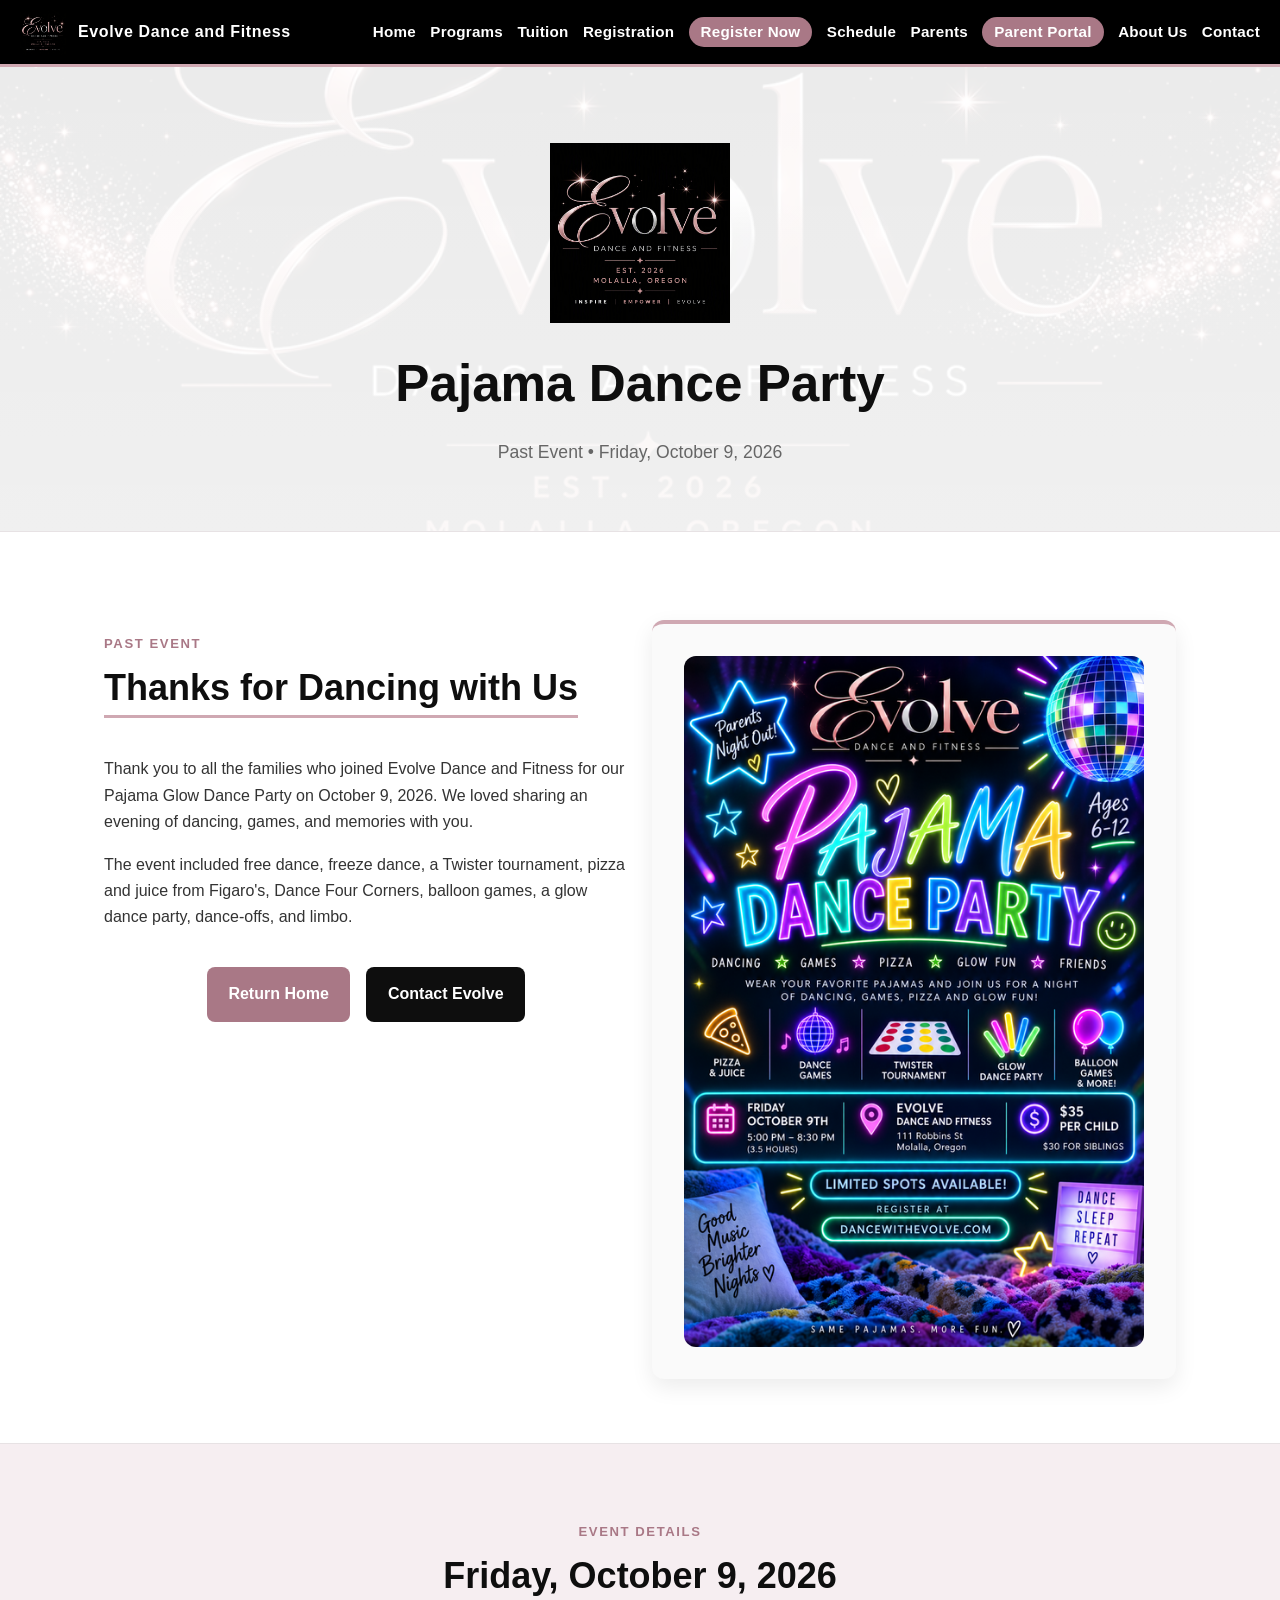
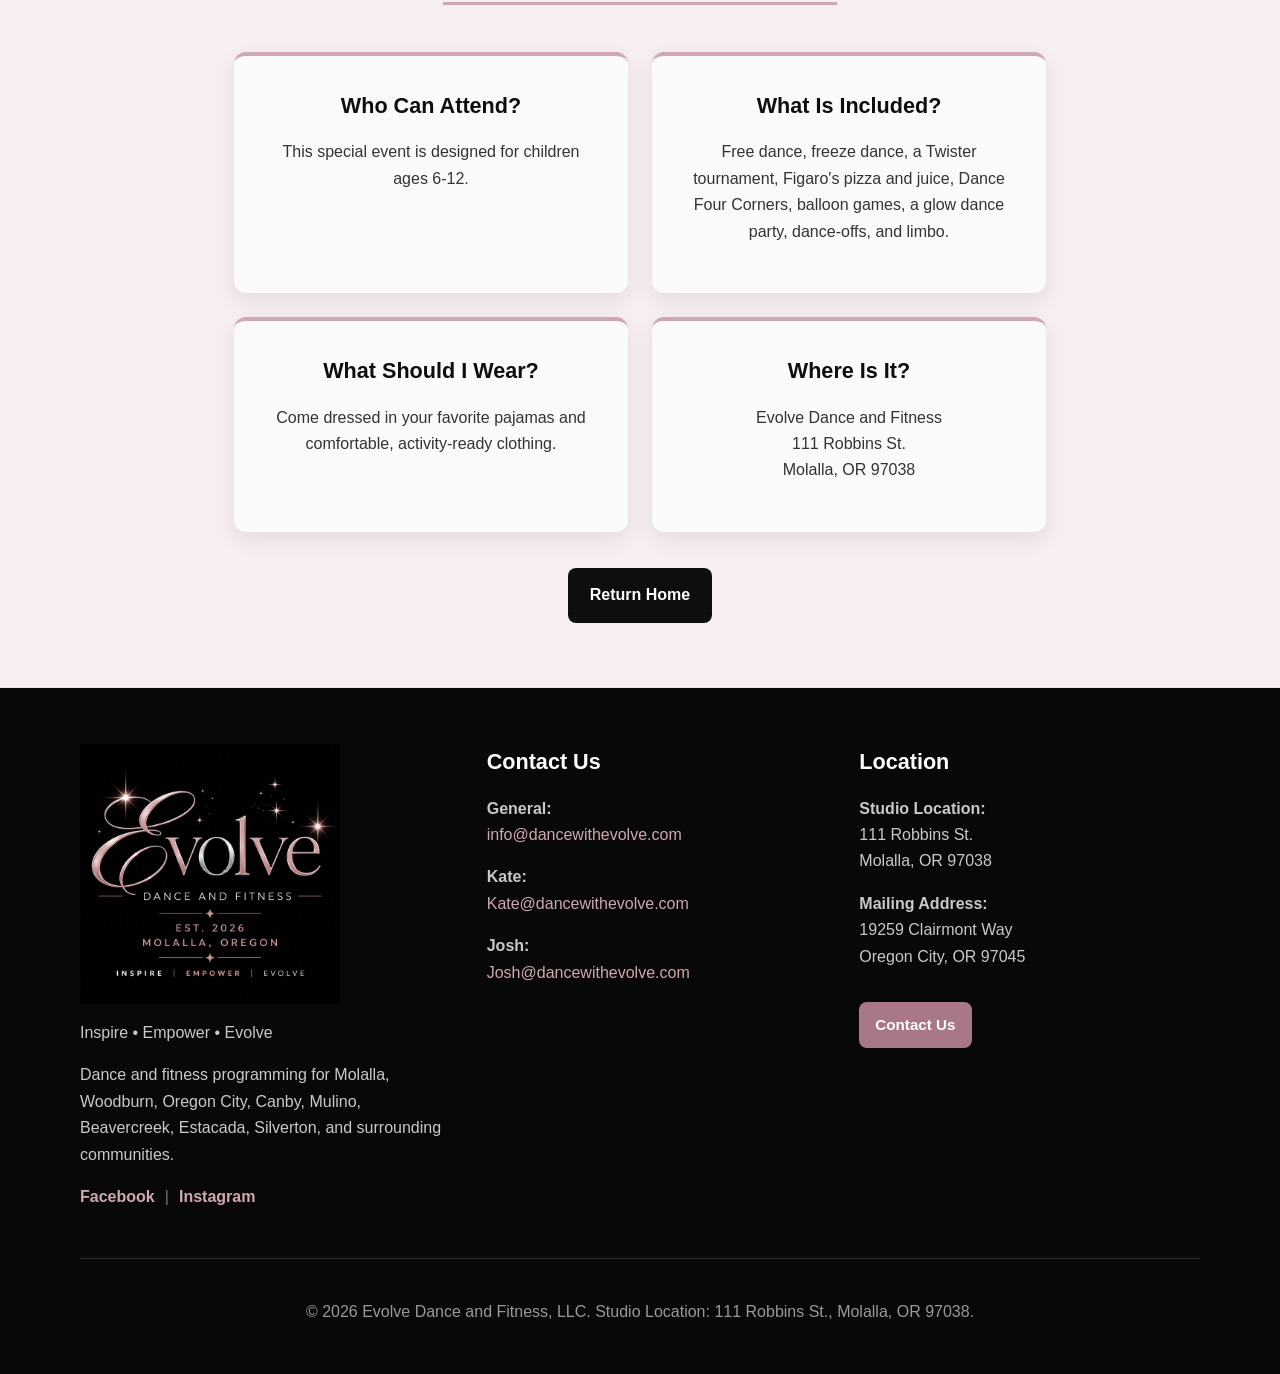
<file: pajama-dance-party.html>
<!DOCTYPE html>
<html lang="en">
<head>
  <meta charset="UTF-8">
  <meta name="viewport" content="width=device-width, initial-scale=1.0">
  <title>Pajama Dance Party | Evolve Dance and Fitness</title>
  <meta name="description" content="A recap of Evolve Dance and Fitness's Pajama Glow Dance Party, held October 9, 2026, in Molalla, Oregon.">
  <link rel="canonical" href="https://dancewithevolve.com/pajama-dance-party.html">
  <link rel="shortcut icon" href="images/favicon.ico" type="image/x-icon">

  <meta property="og:type" content="website">
  <meta property="og:site_name" content="Evolve Dance and Fitness">
  <meta property="og:title" content="Pajama Dance Party | Evolve Dance and Fitness">
  <meta property="og:description" content="A recap of Evolve Dance and Fitness's Pajama Glow Dance Party, held October 9, 2026, in Molalla, Oregon.">
  <meta property="og:url" content="https://dancewithevolve.com/pajama-dance-party.html">
  <meta property="og:image" content="https://dancewithevolve.com/images/pajama_dance_party_flyer_2026.PNG">

  <meta name="twitter:card" content="summary_large_image">
  <meta name="twitter:title" content="Pajama Dance Party | Evolve Dance and Fitness">
  <meta name="twitter:description" content="A recap of Evolve Dance and Fitness's Pajama Glow Dance Party, held October 9, 2026, in Molalla, Oregon.">
  <meta name="twitter:image" content="https://dancewithevolve.com/images/pajama_dance_party_flyer_2026.PNG">

  <link rel="stylesheet" href="style.css?v=20261020">

  <!-- Google tag (gtag.js) -->
  <script async src="https://www.googletagmanager.com/gtag/js?id=G-V9MZHZDTXV"></script>
  <script>
    window.dataLayer = window.dataLayer || [];
    function gtag(){dataLayer.push(arguments);}
    gtag('js', new Date());
    gtag('config', 'G-V9MZHZDTXV');
  </script>
</head>
<body>
  <nav class="navbar" aria-label="Main navigation">
    <div class="nav-container">
      <a class="brand-link" href="index.html" aria-label="Evolve Dance and Fitness home">
        <img class="nav-logo" src="images/evolve_logo.png" alt="Evolve Dance and Fitness logo">
        <span class="brand-text">Evolve Dance and Fitness</span>
      </a>
      <ul class="nav-menu">
        <li><a href="index.html">Home</a></li>
        <li><a href="programs.html">Programs</a></li>
        <li><a href="tuition.html">Tuition</a></li>
        <li><a href="registration.html">Registration</a></li>
        <li><a class="nav-register" href="https://app.jackrabbitclass.com/regv2.asp?id=558634" target="_blank" rel="noopener noreferrer">Register Now</a></li>
        <li><a href="schedule.html">Schedule</a></li>
        <li><a href="parents.html">Parents</a></li>
        <li><a class="nav-portal" href="https://app.jackrabbitclass.com/jr4.0/ParentPortal/evolve-dance-and-fitness" target="_blank" rel="noopener noreferrer">Parent Portal</a></li>
        <li><a href="about.html">About Us</a></li>
        <li><a href="contact.html">Contact</a></li>
      </ul>
    </div>
  </nav>

  <section class="page-title">
    <img class="hero-mark" src="images/evolve_logo.png" alt="Evolve Dance and Fitness logo">
    <h1>Pajama Dance Party</h1>
    <p>Past Event • Friday, October 9, 2026</p>
  </section>

  <main>
    <section class="container grid two">
      <div>
        <p class="eyebrow">Past Event</p>
        <h2>Thanks for Dancing with Us</h2>
        <p>Thank you to all the families who joined Evolve Dance and Fitness for our Pajama Glow Dance Party on October 9, 2026. We loved sharing an evening of dancing, games, and memories with you.</p>
        <p>The event included free dance, freeze dance, a Twister tournament, pizza and juice from Figaro's, Dance Four Corners, balloon games, a glow dance party, dance-offs, and limbo.</p>
        <div class="action-row">
          <a class="cta-btn" href="index.html">Return Home</a>
          <a class="button secondary" href="mailto:info@dancewithevolve.com">Contact Evolve</a>
        </div>
      </div>
      <div class="card center">
        <img src="images/pajama_dance_party_flyer_2026.PNG" alt="Pajama Dance Party flyer for October 9, 2026" style="display:block; width:100%; height:auto; border-radius:12px;">
      </div>
    </section>

    <section class="band">
      <div class="container center narrow">
        <p class="eyebrow">Event Details</p>
        <h2>Friday, October 9, 2026</h2>
        <div class="grid two">
          <article class="card">
            <h3>Who Can Attend?</h3>
            <p>This special event is designed for children ages 6-12.</p>
          </article>
          <article class="card">
            <h3>What Is Included?</h3>
            <p>Free dance, freeze dance, a Twister tournament, Figaro's pizza and juice, Dance Four Corners, balloon games, a glow dance party, dance-offs, and limbo.</p>
          </article>
          <article class="card">
            <h3>What Should I Wear?</h3>
            <p>Come dressed in your favorite pajamas and comfortable, activity-ready clothing.</p>
          </article>
          <article class="card">
            <h3>Where Is It?</h3>
            <p>Evolve Dance and Fitness<br>111 Robbins St.<br>Molalla, OR 97038</p>
          </article>
        </div>
        <div class="action-row">
          <a class="button secondary" href="index.html">Return Home</a>
        </div>
      </div>
    </section>
  </main>

  <footer class="footer">
    <div class="footer-content">
      <div>
        <img class="footer-logo" src="images/evolve_logo.png" alt="Evolve Dance and Fitness logo">
        <p>Inspire &bull; Empower &bull; Evolve</p>
        <p>Dance and fitness programming for Molalla, Woodburn, Oregon City, Canby, Mulino, Beavercreek, Estacada, Silverton, and surrounding communities.</p>
        <p class="social-links"><a href="https://www.facebook.com/evolvedanceandfitnessmolalla" target="_blank" rel="noopener noreferrer">Facebook</a> <span>|</span> <a href="https://www.instagram.com/evolve_dance_molalla/" target="_blank" rel="noopener noreferrer">Instagram</a></p>
      </div>
      <div>
        <h3>Contact Us</h3>
        <p><strong>General:</strong><br><a href="mailto:info@dancewithevolve.com">info@dancewithevolve.com</a></p>
        <p><strong>Kate:</strong><br><a href="mailto:Kate@dancewithevolve.com">Kate@dancewithevolve.com</a></p>
        <p><strong>Josh:</strong><br><a href="mailto:Josh@dancewithevolve.com">Josh@dancewithevolve.com</a></p>
      </div>
      <div>
        <h3>Location</h3>
        <p><strong>Studio Location:</strong><br>111 Robbins St.<br>Molalla, OR 97038</p>
        <p><strong>Mailing Address:</strong><br>19259 Clairmont Way<br>Oregon City, OR 97045</p>
        <a class="button compact" href="contact.html">Contact Us</a>
      </div>
    </div>
    <div class="copyright">
      <p>&copy; 2026 Evolve Dance and Fitness, LLC. Studio Location: 111 Robbins St., Molalla, OR 97038.</p>
    </div>
  </footer>
</body>
</html>
</file>
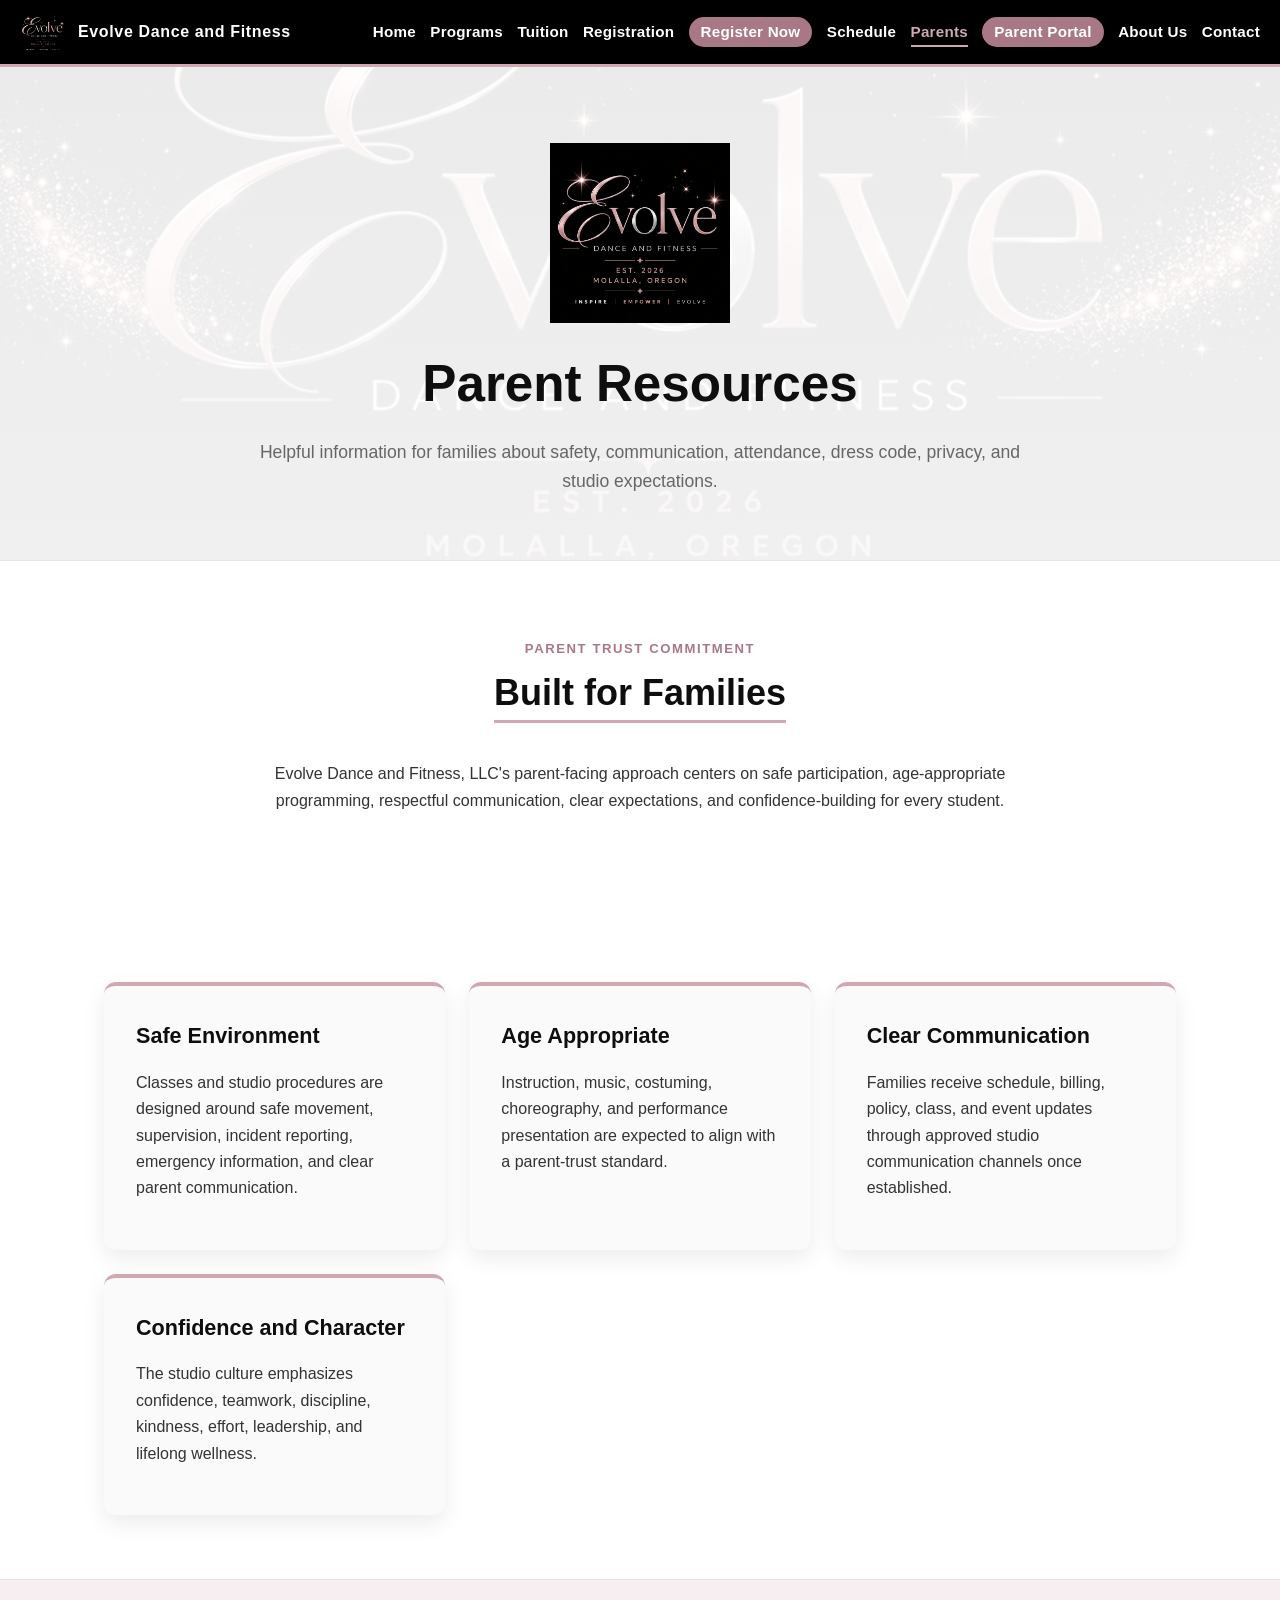
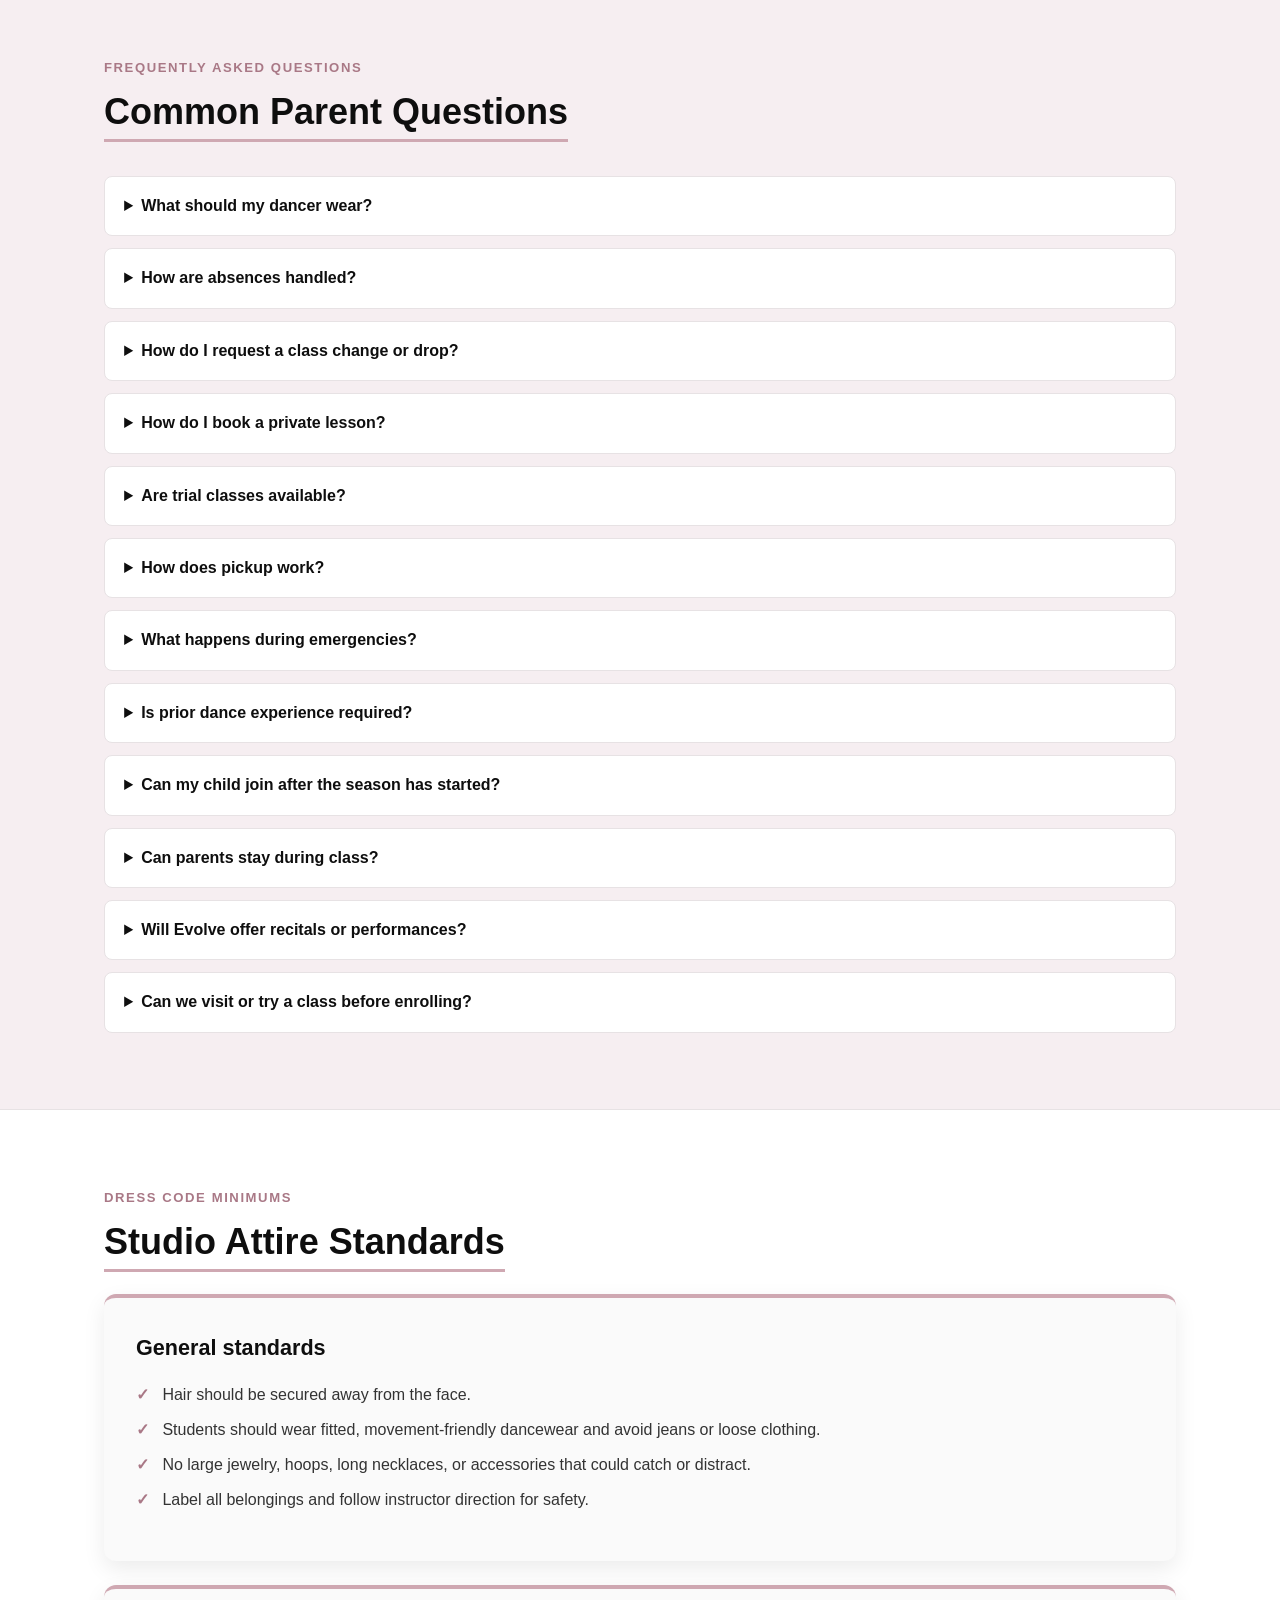
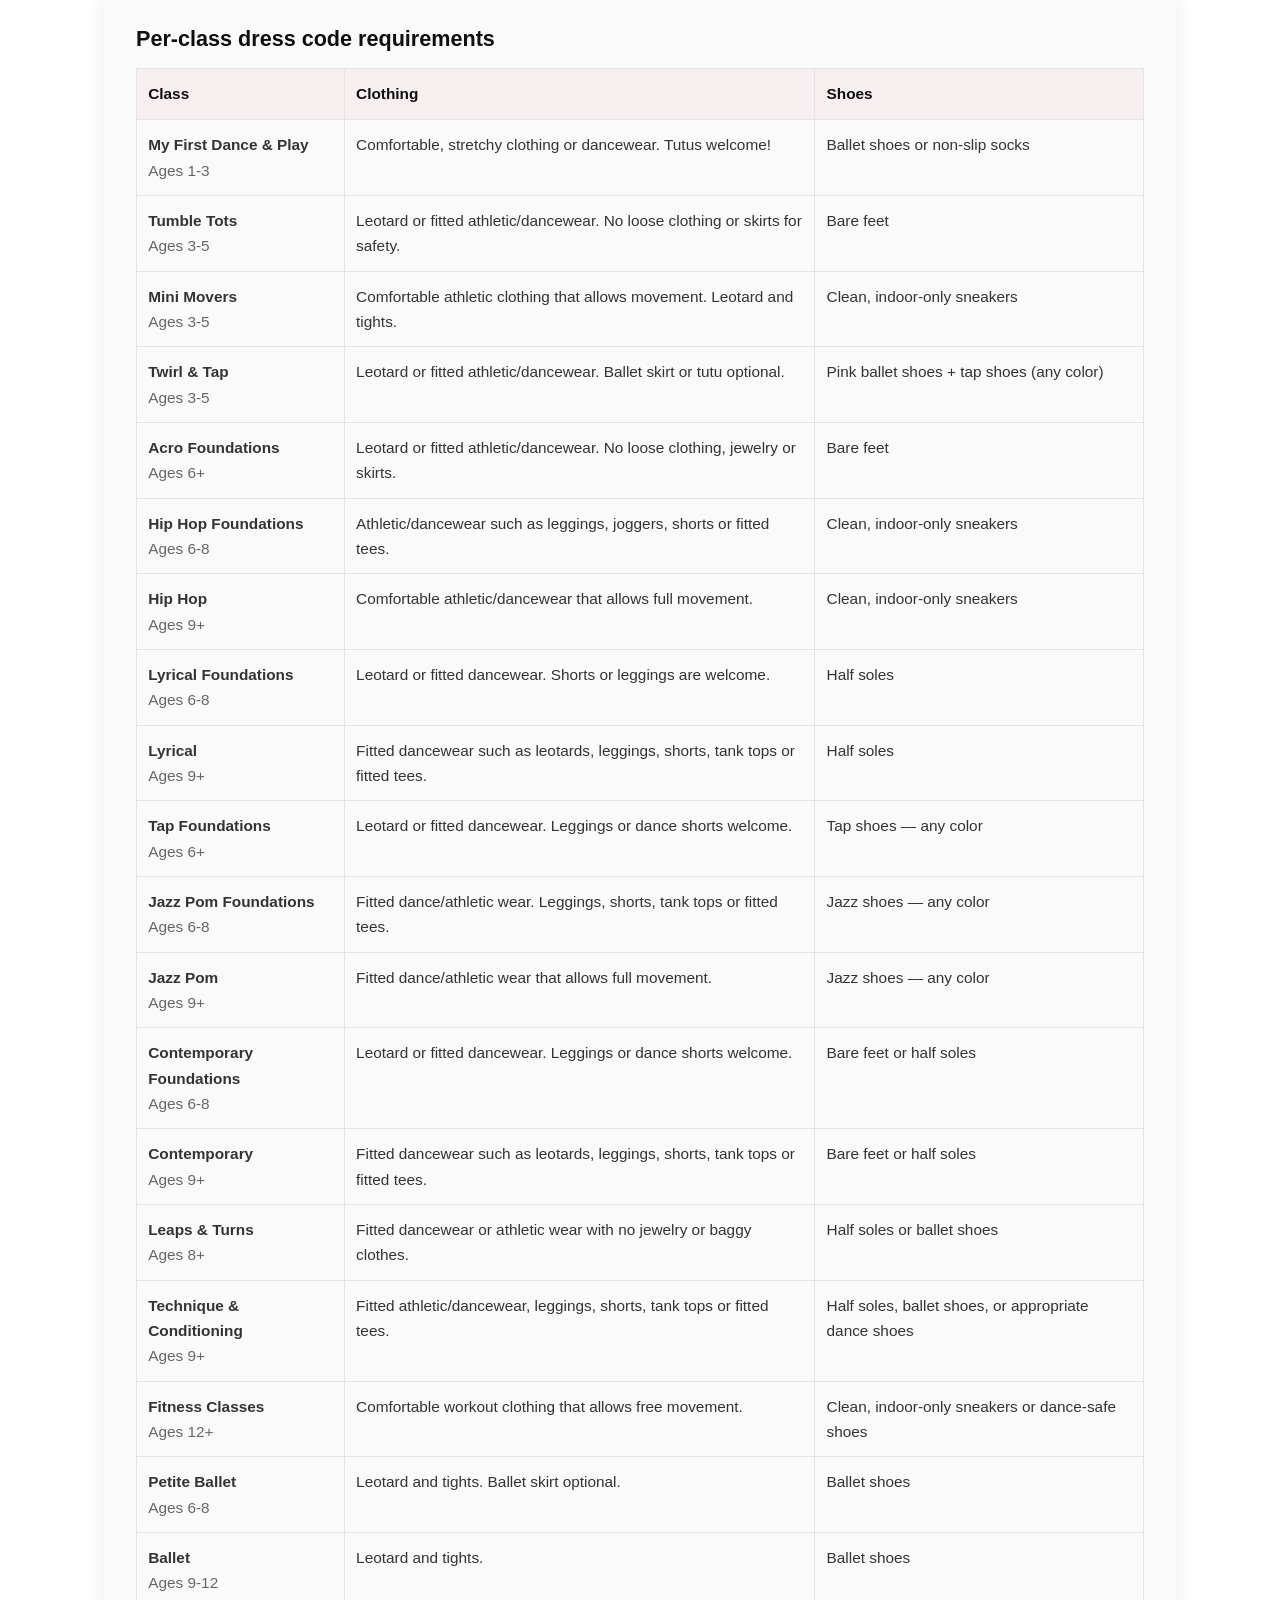
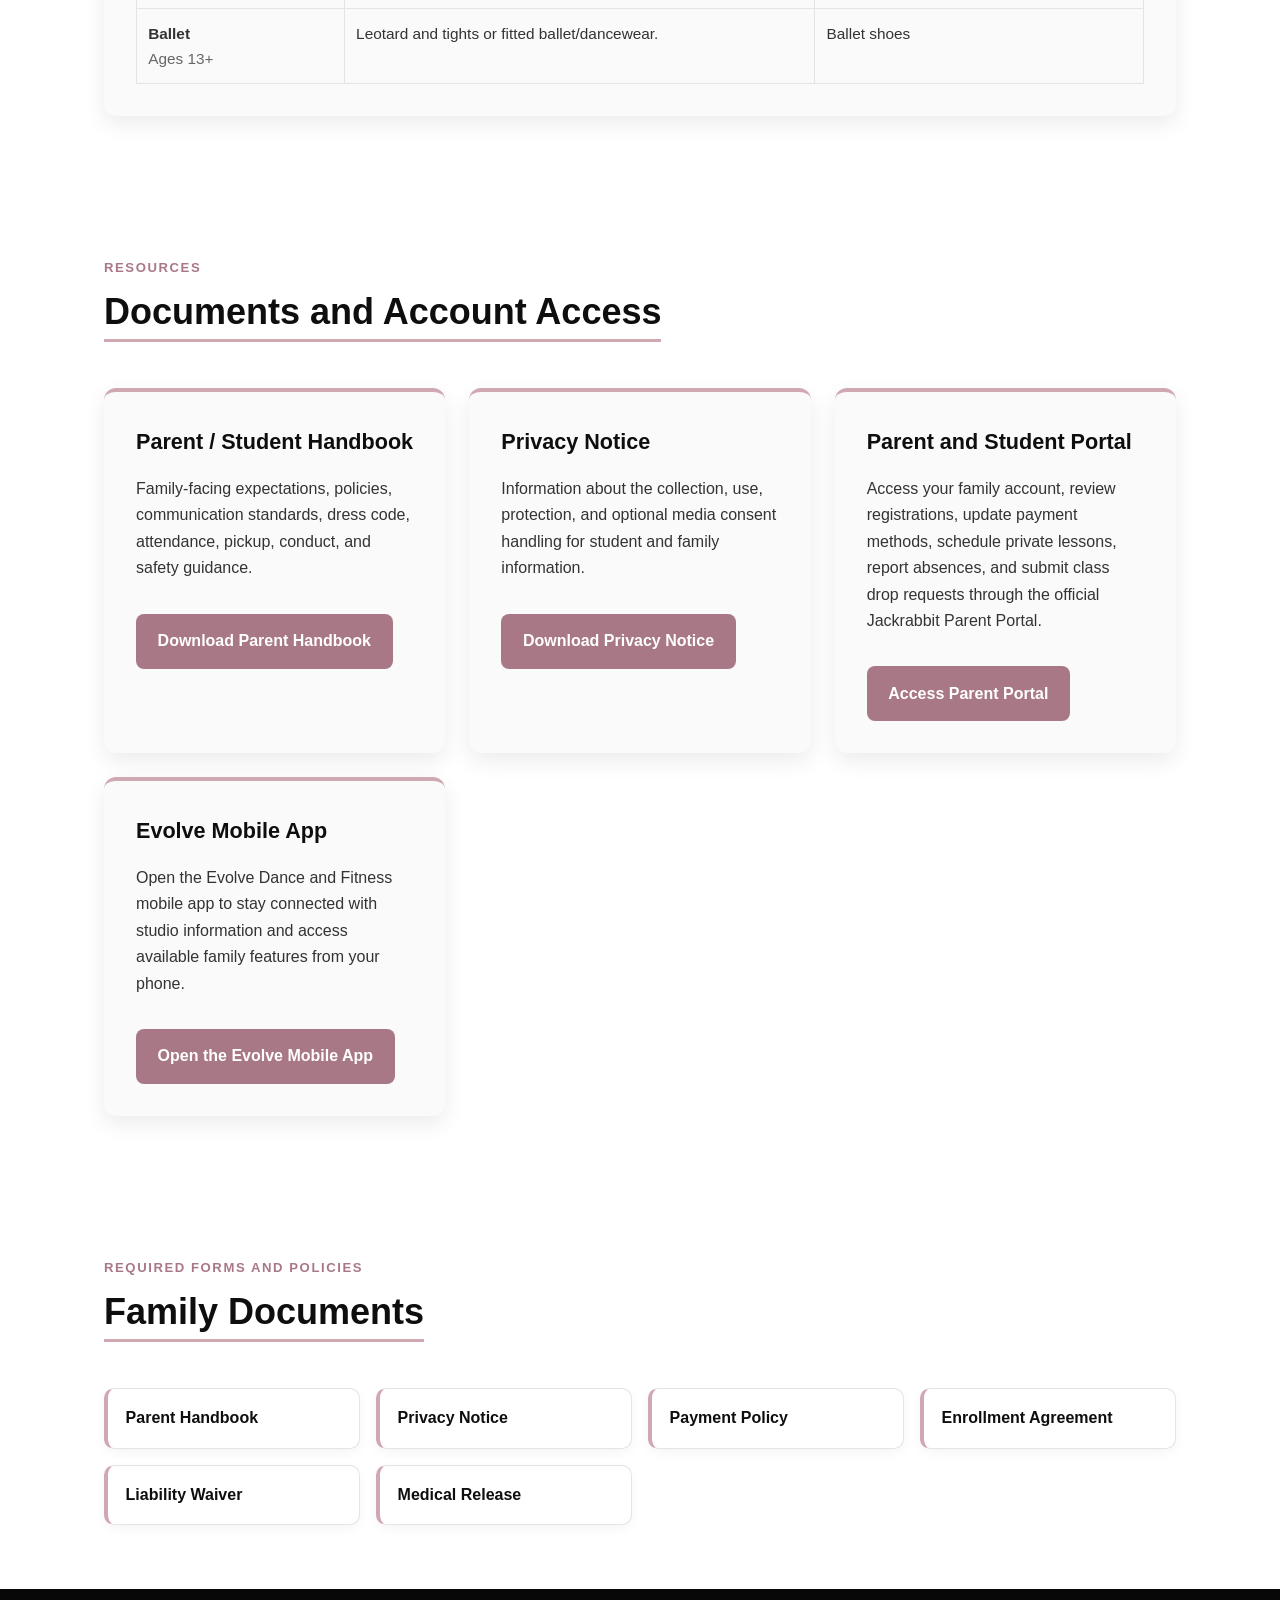
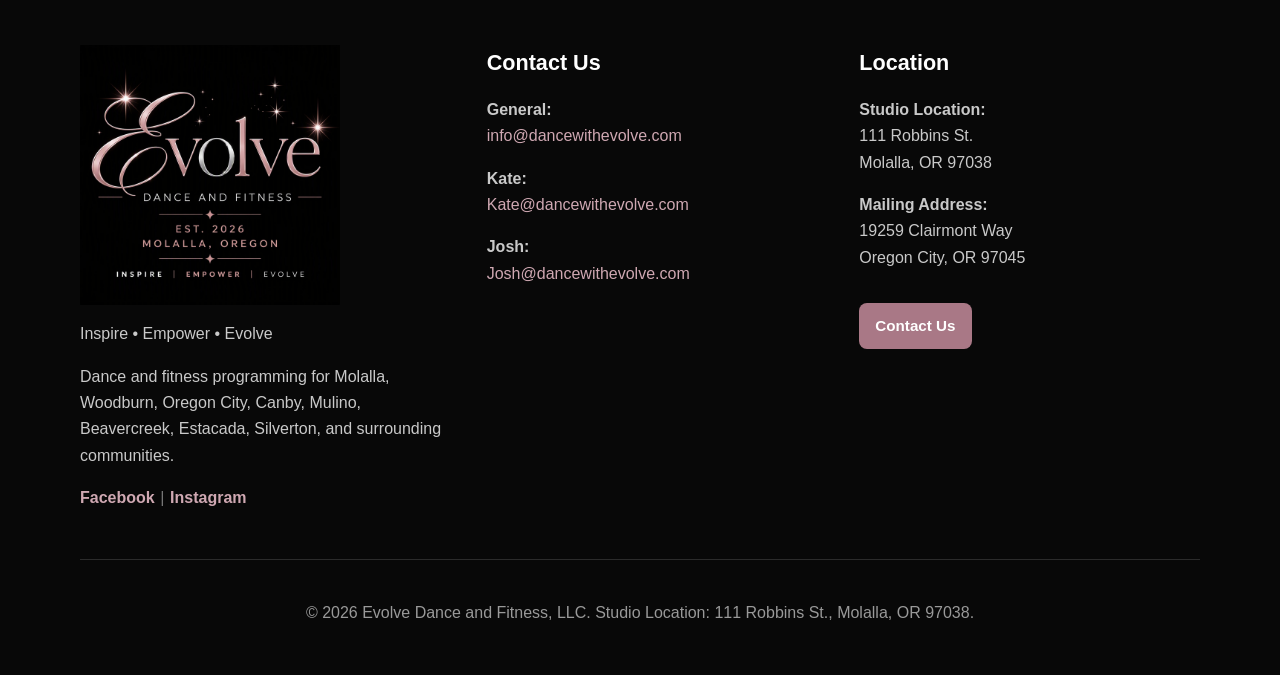
<file: parents.html>
<!DOCTYPE html>
<html lang="en">
  <head>
    <meta charset="UTF-8">
    <meta name="viewport" content="width=device-width, initial-scale=1.0">
    <title>
      Parent Resources | Evolve Dance and Fitness
    </title>
    <meta name="description" content="Parent resources, FAQs, handbook links, privacy information, registration links, mobile app access, and parent portal access for Evolve Dance and Fitness families.">
    <link rel="canonical" href="https://dancewithevolve.com/parents.html">
    <link rel="shortcut icon" href="images/favicon.ico" type="image/x-icon">
    <meta property="og:type" content="website">
    <meta property="og:site_name" content="Evolve Dance and Fitness">
    <meta property="og:title" content="Parent Resources | Evolve Dance and Fitness">
    <meta property="og:description" content="Parent resources, FAQs, handbook links, privacy information, registration links, mobile app access, and parent portal access for Evolve Dance and Fitness families.">
    <meta property="og:url" content="https://dancewithevolve.com/parents.html">
    <meta property="og:image" content="https://dancewithevolve.com/images/evolve-logo-banner.png">
    <meta name="twitter:card" content="summary_large_image">
    <meta name="twitter:title" content="Parent Resources | Evolve Dance and Fitness">
    <meta name="twitter:description" content="Parent resources, FAQs, handbook links, privacy information, registration links, mobile app access, and parent portal access for Evolve Dance and Fitness families.">
    <meta name="twitter:image" content="https://dancewithevolve.com/images/evolve-logo-banner.png">
    <link rel="stylesheet" href="style.css?v=20261020">
    <script type="application/ld+json">{
    "@context":"https://schema.org","@type":"DanceSchool","name":"Evolve Dance and Fitness",
    "legalName":"Evolve Dance and Fitness, LLC","url":"https://dancewithevolve.com",
    "email":"info@dancewithevolve.com","image":"images/evolve-logo-banner.png","logo":"images/evolve_logo.png",
    "description":"Dance and fitness classes for children, teens, and families in Molalla, Oregon.",
    "address":{"@type":"PostalAddress","streetAddress":"111 Robbins St.","addressLocality":"Molalla","addressRegion":"OR","postalCode":"97038","addressCountry":"US"},
    "areaServed":["Molalla","Woodburn","Oregon City","Canby","Mulino","Beavercreek","Estacada","Silverton","South Clackamas County"],
    "sameAs":["https://www.facebook.com/evolvedanceandfitnessmolalla","https://www.instagram.com/evolve_dance_molalla/"]
  }</script>
    <!-- Google tag (gtag.js) -->
    <script async src="https://www.googletagmanager.com/gtag/js?id=G-V9MZHZDTXV"></script>
    <script>window.dataLayer=window.dataLayer||[];function gtag(){dataLayer.push(arguments);}gtag('js',new Date());gtag('config','G-V9MZHZDTXV');</script>
  </head>
  <body>
    <nav class="navbar" aria-label="Main navigation">
      <div class="nav-container">
        <a class="brand-link" href="index.html" aria-label="Evolve Dance and Fitness home"> <img class="nav-logo" src="images/evolve_logo.png" alt="Evolve Dance and Fitness logo"> <span class="brand-text">Evolve Dance and Fitness</span></a>
        <ul class="nav-menu">
          <li>
            <a href="index.html">Home</a>
          </li>
          <li>
            <a href="programs.html">Programs</a>
          </li>
          <li>
            <a href="tuition.html">Tuition</a>
          </li>
          <li>
            <a href="registration.html">Registration</a>
          </li>
          <li>
            <a class="nav-register" href="https://app.jackrabbitclass.com/regv2.asp?id=558634" target="_blank" rel="noopener noreferrer">Register Now</a>
          </li>
          <li>
            <a href="schedule.html">Schedule</a>
          </li>
          <li>
            <a class="active" aria-current="page" href="parents.html">Parents</a>
          </li>
          <li>
            <a class="nav-portal" href="https://app.jackrabbitclass.com/jr4.0/ParentPortal/evolve-dance-and-fitness" target="_blank" rel="noopener noreferrer">Parent Portal</a>
          </li>
          <li>
            <a href="about.html">About Us</a>
          </li>
          <li>
            <a href="contact.html">Contact</a>
          </li>
        </ul>
      </div>
    </nav>
    <section class="page-title">
      <img class="hero-mark" src="images/evolve_logo.png" alt="Evolve Dance and Fitness logo">
      <h1>
        Parent Resources
      </h1>
      <p>
        Helpful information for families about safety, communication, attendance, dress code, privacy, and studio expectations.
      </p>
    </section>
    <main>
      <section class="container center narrow">
        <p class="eyebrow">
          Parent trust commitment
        </p>
        <h2>
          Built for Families
        </h2>
        <p>
          Evolve Dance and Fitness, LLC's parent-facing approach centers on safe participation, age-appropriate programming, respectful communication, clear expectations, and confidence-building for every student.
        </p>
      </section>
      <section class="container grid">
        <article class="card logo-card">
          <h3>
            Safe Environment
          </h3>
          <p>
            Classes and studio procedures are designed around safe movement, supervision, incident reporting, emergency information, and clear parent communication.
          </p>
        </article>
        <article class="card logo-card">
          <h3>
            Age Appropriate
          </h3>
          <p>
            Instruction, music, costuming, choreography, and performance presentation are expected to align with a parent-trust standard.
          </p>
        </article>
        <article class="card logo-card">
          <h3>
            Clear Communication
          </h3>
          <p>
            Families receive schedule, billing, policy, class, and event updates through approved studio communication channels once established.
          </p>
        </article>
        <article class="card logo-card">
          <h3>
            Confidence and Character
          </h3>
          <p>
            The studio culture emphasizes confidence, teamwork, discipline, kindness, effort, leadership, and lifelong wellness.
          </p>
        </article>
      </section>
      <section class="band">
        <div class="container" id="family-faq">
          <p class="eyebrow">
            Frequently asked questions
          </p>
          <h2>
            Common Parent Questions
          </h2>
          <div class="faq">
            <details>
              <summary>
                What should my dancer wear?
              </summary>
              <p>
                Students should wear clean, fitted, movement-appropriate clothing and class-required shoes when applicable. Hair should be secured away from the face, and jewelry or loose accessories should be removed when they create a safety concern. In general, dancers should avoid jeans, loose clothing, skirts, or anything that could catch on equipment. Ballet, tap, lyrical, contemporary, and fitness classes each have their own shoe or barefoot requirements, while hip hop classes typically use clean indoor sneakers. Students should wear the class-appropriate attire and follow instructor guidance on any special requirements.
              </p>
            </details>
            <details>
              <summary>
                How are absences handled?
              </summary>
              <p>
                Report an absence in the Parent Portal by selecting your student, opening Absences, entering the date and any notes, and submitting the notification. Absences reported more than 24 hours in advance may qualify for a makeup class. Eligible makeups must be completed within 30 days, are subject to availability and studio policies, and are not guaranteed.
              </p>
              <p>
                <a href="https://app.jackrabbitclass.com/jr4.0/ParentPortal/evolve-dance-and-fitness" target="_blank" rel="noopener noreferrer">Open the Parent Portal</a>
              </p>
            </details>
            <details>
              <summary>
                How do I request a class change or drop?
              </summary>
              <p>
                Email <a href="mailto:info@dancewithevolve.com">info@dancewithevolve.com</a> to request a class change. Requests should be submitted by the 20th of the month whenever possible so there is time to review placement, scheduling, and billing.
              </p>
              <p>
                To request a class drop, open the Parent Portal, find the class, select the three-dot menu, and choose Request Drop. Enter the requested drop date and a brief reason, then submit. Submit drop requests by the 20th of the month to avoid tuition charges for the following month. A request is not confirmed until reviewed by Evolve.
              </p>
              <p>
                <a href="https://app.jackrabbitclass.com/jr4.0/ParentPortal/evolve-dance-and-fitness" target="_blank" rel="noopener noreferrer">Open the Parent Portal</a>
              </p>
            </details>
            <details>
              <summary>
                How do I book a private lesson?
              </summary>
              <p>
                In the Parent Portal, select Appointments, choose Solo, Duo, or Trio Lesson, select an available instructor and time, and complete the booking. Contact Evolve if you do not see a time that works; additional scheduling options may be available.
              </p>
              <p>
                <a href="https://app.jackrabbitclass.com/jr4.0/ParentPortal/evolve-dance-and-fitness" target="_blank" rel="noopener noreferrer">Open the Parent Portal</a>
              </p>
            </details>
            <details>
              <summary>
                Are trial classes available?
              </summary>
              <p>
                Yes. Students may enroll for one free trial class with no commitment or payment required. Continue through the normal registration process, choose the trial enrollment option when available, and note that the trial is for one class only. If your student continues, conversion to a full enrollment and payment will be required.
              </p>
            </details>
            <details>
              <summary>
                How does pickup work?
              </summary>
              <p>
                Minor students are released only to approved parents, legal guardians, or authorized pickup contacts listed in the student account or otherwise approved in writing by Evolve. Parents are welcome to wait in the lobby, visit a neighboring business such as Figaro's Pizza or All Mine Frozen Yogurt, or return at the end of class to pick up their child.
              </p>
            </details>
            <details>
              <summary>
                What happens during emergencies?
              </summary>
              <p>
                Evolve will take reasonable action during a medical emergency, injury, illness, allergic reaction, or urgent safety concern and will make reasonable efforts to contact a parent or guardian as soon as practical.
              </p>
            </details>
            <details>
              <summary>
                Is prior dance experience required?
              </summary>
              <p>
                No. Beginner-level classes welcome students who are new to dance. Contact Evolve for placement guidance.
              </p>
            </details>
            <details>
              <summary>
                Can my child join after the season has started?
              </summary>
              <p>
                Students may join when space, class readiness, and program timing allow. Joining later may affect participation in an upcoming performance.
              </p>
            </details>
            <details>
              <summary>
                Can parents stay during class?
              </summary>
              <p>
                Parents are welcome to wait in the lobby, visit a neighboring business such as Figaro's Pizza or All Mine Frozen Yogurt, or return at the end of class to pick up their child. Please remain off the dance floor unless invited, and keep the waiting area quiet and clear for family and student safety.
              </p>
            </details>
            <details>
              <summary>
                Will Evolve offer recitals or performances?
              </summary>
              <p>
                Performance participation is optional and opt-in. Evolve may offer community performance opportunities at a low cost, and any performance will not be required for participation in regular class enrollment.
              </p>
            </details>
            <details>
              <summary>
                Can we visit or try a class before enrolling?
              </summary>
              <p>
                Families may request a meet-and-greet or studio visit. Trial classes may be offered when space and timing allow. Continue through the normal registration process and select the trial enrollment option when it is available; required waivers and studio expectations apply.
              </p>
            </details>
          </div>
        </div>
      </section>
      <section class="container">
        <p class="eyebrow">
          Dress code minimums
        </p>
        <h2>
          Studio Attire Standards
        </h2>
        <div class="card">
          <h3>
            General standards
          </h3>
          <ul class="list-check">
            <li>
              Hair should be secured away from the face.
            </li>
            <li>
              Students should wear fitted, movement-friendly dancewear and avoid jeans or loose clothing.
            </li>
            <li>
              No large jewelry, hoops, long necklaces, or accessories that could catch or distract.
            </li>
            <li>
              Label all belongings and follow instructor direction for safety.
            </li>
          </ul>
        </div>
        <article class="card" style="margin-top:1.5rem;">
          <h3>
            Per-class dress code requirements
          </h3>
          <div style="overflow-x:auto;">
            <table style="width:100%; border-collapse:collapse; min-width:760px; border:1px solid #e7e2e4; font-size: .96rem;">
              <thead>
                <tr style="background:#f7efef;">
                  <th style="text-align:left; padding:.8rem .7rem; border:1px solid #e7e2e4; font-weight:900; color:#0E0E0E;">
                    Class
                  </th>
                  <th style="text-align:left; padding:.8rem .7rem; border:1px solid #e7e2e4; font-weight:900; color:#0E0E0E;">
                    Clothing
                  </th>
                  <th style="text-align:left; padding:.8rem .7rem; border:1px solid #e7e2e4; font-weight:900; color:#0E0E0E;">
                    Shoes
                  </th>
                </tr>
              </thead>
              <tbody>
                <tr>
                  <td style="padding:.75rem .7rem; border:1px solid #e7e2e4; vertical-align:top;">
                    <strong>My First Dance &amp; Play</strong> <br> <em style="font-style:normal; color:#666;">Ages 1-3</em>
                  </td>
                  <td style="padding:.75rem .7rem; border:1px solid #e7e2e4; vertical-align:top;">
                    Comfortable, stretchy clothing or dancewear. Tutus welcome!
                  </td>
                  <td style="padding:.75rem .7rem; border:1px solid #e7e2e4; vertical-align:top;">
                    Ballet shoes or non-slip socks
                  </td>
                </tr>
                <tr>
                  <td style="padding:.75rem .7rem; border:1px solid #e7e2e4; vertical-align:top;">
                    <strong>Tumble Tots</strong> <br> <em style="font-style:normal; color:#666;">Ages 3-5</em>
                  </td>
                  <td style="padding:.75rem .7rem; border:1px solid #e7e2e4; vertical-align:top;">
                    Leotard or fitted athletic/dancewear. No loose clothing or skirts for safety.
                  </td>
                  <td style="padding:.75rem .7rem; border:1px solid #e7e2e4; vertical-align:top;">
                    Bare feet
                  </td>
                </tr>
                <tr>
                  <td style="padding:.75rem .7rem; border:1px solid #e7e2e4; vertical-align:top;">
                    <strong>Mini Movers</strong> <br> <em style="font-style:normal; color:#666;">Ages 3-5</em>
                  </td>
                  <td style="padding:.75rem .7rem; border:1px solid #e7e2e4; vertical-align:top;">
                    Comfortable athletic clothing that allows movement. Leotard and tights.
                  </td>
                  <td style="padding:.75rem .7rem; border:1px solid #e7e2e4; vertical-align:top;">
                    Clean, indoor-only sneakers
                  </td>
                </tr>
                <tr>
                  <td style="padding:.75rem .7rem; border:1px solid #e7e2e4; vertical-align:top;">
                    <strong>Twirl &amp; Tap</strong> <br> <em style="font-style:normal; color:#666;">Ages 3-5</em>
                  </td>
                  <td style="padding:.75rem .7rem; border:1px solid #e7e2e4; vertical-align:top;">
                    Leotard or fitted athletic/dancewear. Ballet skirt or tutu optional.
                  </td>
                  <td style="padding:.75rem .7rem; border:1px solid #e7e2e4; vertical-align:top;">
                    Pink ballet shoes + tap shoes (any color)
                  </td>
                </tr>
                <tr>
                  <td style="padding:.75rem .7rem; border:1px solid #e7e2e4; vertical-align:top;">
                    <strong>Acro Foundations</strong> <br> <em style="font-style:normal; color:#666;">Ages 6+</em>
                  </td>
                  <td style="padding:.75rem .7rem; border:1px solid #e7e2e4; vertical-align:top;">
                    Leotard or fitted athletic/dancewear. No loose clothing, jewelry or skirts.
                  </td>
                  <td style="padding:.75rem .7rem; border:1px solid #e7e2e4; vertical-align:top;">
                    Bare feet
                  </td>
                </tr>
                <tr>
                  <td style="padding:.75rem .7rem; border:1px solid #e7e2e4; vertical-align:top;">
                    <strong>Hip Hop Foundations</strong> <br> <em style="font-style:normal; color:#666;">Ages 6-8</em>
                  </td>
                  <td style="padding:.75rem .7rem; border:1px solid #e7e2e4; vertical-align:top;">
                    Athletic/dancewear such as leggings, joggers, shorts or fitted tees.
                  </td>
                  <td style="padding:.75rem .7rem; border:1px solid #e7e2e4; vertical-align:top;">
                    Clean, indoor-only sneakers
                  </td>
                </tr>
                <tr>
                  <td style="padding:.75rem .7rem; border:1px solid #e7e2e4; vertical-align:top;">
                    <strong>Hip Hop</strong> <br> <em style="font-style:normal; color:#666;">Ages 9+</em>
                  </td>
                  <td style="padding:.75rem .7rem; border:1px solid #e7e2e4; vertical-align:top;">
                    Comfortable athletic/dancewear that allows full movement.
                  </td>
                  <td style="padding:.75rem .7rem; border:1px solid #e7e2e4; vertical-align:top;">
                    Clean, indoor-only sneakers
                  </td>
                </tr>
                <tr>
                  <td style="padding:.75rem .7rem; border:1px solid #e7e2e4; vertical-align:top;">
                    <strong>Lyrical Foundations</strong> <br> <em style="font-style:normal; color:#666;">Ages 6-8</em>
                  </td>
                  <td style="padding:.75rem .7rem; border:1px solid #e7e2e4; vertical-align:top;">
                    Leotard or fitted dancewear. Shorts or leggings are welcome.
                  </td>
                  <td style="padding:.75rem .7rem; border:1px solid #e7e2e4; vertical-align:top;">
                    Half soles
                  </td>
                </tr>
                <tr>
                  <td style="padding:.75rem .7rem; border:1px solid #e7e2e4; vertical-align:top;">
                    <strong>Lyrical</strong> <br> <em style="font-style:normal; color:#666;">Ages 9+</em>
                  </td>
                  <td style="padding:.75rem .7rem; border:1px solid #e7e2e4; vertical-align:top;">
                    Fitted dancewear such as leotards, leggings, shorts, tank tops or fitted tees.
                  </td>
                  <td style="padding:.75rem .7rem; border:1px solid #e7e2e4; vertical-align:top;">
                    Half soles
                  </td>
                </tr>
                <tr>
                  <td style="padding:.75rem .7rem; border:1px solid #e7e2e4; vertical-align:top;">
                    <strong>Tap Foundations</strong> <br> <em style="font-style:normal; color:#666;">Ages 6+</em>
                  </td>
                  <td style="padding:.75rem .7rem; border:1px solid #e7e2e4; vertical-align:top;">
                    Leotard or fitted dancewear. Leggings or dance shorts welcome.
                  </td>
                  <td style="padding:.75rem .7rem; border:1px solid #e7e2e4; vertical-align:top;">
                    Tap shoes — any color
                  </td>
                </tr>
                <tr>
                  <td style="padding:.75rem .7rem; border:1px solid #e7e2e4; vertical-align:top;">
                    <strong>Jazz Pom Foundations</strong> <br> <em style="font-style:normal; color:#666;">Ages 6-8</em>
                  </td>
                  <td style="padding:.75rem .7rem; border:1px solid #e7e2e4; vertical-align:top;">
                    Fitted dance/athletic wear. Leggings, shorts, tank tops or fitted tees.
                  </td>
                  <td style="padding:.75rem .7rem; border:1px solid #e7e2e4; vertical-align:top;">
                    Jazz shoes — any color
                  </td>
                </tr>
                <tr>
                  <td style="padding:.75rem .7rem; border:1px solid #e7e2e4; vertical-align:top;">
                    <strong>Jazz Pom</strong> <br> <em style="font-style:normal; color:#666;">Ages 9+</em>
                  </td>
                  <td style="padding:.75rem .7rem; border:1px solid #e7e2e4; vertical-align:top;">
                    Fitted dance/athletic wear that allows full movement.
                  </td>
                  <td style="padding:.75rem .7rem; border:1px solid #e7e2e4; vertical-align:top;">
                    Jazz shoes — any color
                  </td>
                </tr>
                <tr>
                  <td style="padding:.75rem .7rem; border:1px solid #e7e2e4; vertical-align:top;">
                    <strong>Contemporary Foundations</strong> <br> <em style="font-style:normal; color:#666;">Ages 6-8</em>
                  </td>
                  <td style="padding:.75rem .7rem; border:1px solid #e7e2e4; vertical-align:top;">
                    Leotard or fitted dancewear. Leggings or dance shorts welcome.
                  </td>
                  <td style="padding:.75rem .7rem; border:1px solid #e7e2e4; vertical-align:top;">
                    Bare feet or half soles
                  </td>
                </tr>
                <tr>
                  <td style="padding:.75rem .7rem; border:1px solid #e7e2e4; vertical-align:top;">
                    <strong>Contemporary</strong> <br> <em style="font-style:normal; color:#666;">Ages 9+</em>
                  </td>
                  <td style="padding:.75rem .7rem; border:1px solid #e7e2e4; vertical-align:top;">
                    Fitted dancewear such as leotards, leggings, shorts, tank tops or fitted tees.
                  </td>
                  <td style="padding:.75rem .7rem; border:1px solid #e7e2e4; vertical-align:top;">
                    Bare feet or half soles
                  </td>
                </tr>
                <tr>
                  <td style="padding:.75rem .7rem; border:1px solid #e7e2e4; vertical-align:top;">
                    <strong>Leaps &amp; Turns</strong> <br> <em style="font-style:normal; color:#666;">Ages 8+</em>
                  </td>
                  <td style="padding:.75rem .7rem; border:1px solid #e7e2e4; vertical-align:top;">
                    Fitted dancewear or athletic wear with no jewelry or baggy clothes.
                  </td>
                  <td style="padding:.75rem .7rem; border:1px solid #e7e2e4; vertical-align:top;">
                    Half soles or ballet shoes
                  </td>
                </tr>
                <tr>
                  <td style="padding:.75rem .7rem; border:1px solid #e7e2e4; vertical-align:top;">
                    <strong>Technique &amp; Conditioning</strong> <br> <em style="font-style:normal; color:#666;">Ages 9+</em>
                  </td>
                  <td style="padding:.75rem .7rem; border:1px solid #e7e2e4; vertical-align:top;">
                    Fitted athletic/dancewear, leggings, shorts, tank tops or fitted tees.
                  </td>
                  <td style="padding:.75rem .7rem; border:1px solid #e7e2e4; vertical-align:top;">
                    Half soles, ballet shoes, or appropriate dance shoes
                  </td>
                </tr>
                <tr>
                  <td style="padding:.75rem .7rem; border:1px solid #e7e2e4; vertical-align:top;">
                    <strong>Fitness Classes</strong> <br> <em style="font-style:normal; color:#666;">Ages 12+</em>
                  </td>
                  <td style="padding:.75rem .7rem; border:1px solid #e7e2e4; vertical-align:top;">
                    Comfortable workout clothing that allows free movement.
                  </td>
                  <td style="padding:.75rem .7rem; border:1px solid #e7e2e4; vertical-align:top;">
                    Clean, indoor-only sneakers or dance-safe shoes
                  </td>
                </tr>
                <tr>
                  <td style="padding:.75rem .7rem; border:1px solid #e7e2e4; vertical-align:top;">
                    <strong>Petite Ballet</strong> <br> <em style="font-style:normal; color:#666;">Ages 6-8</em>
                  </td>
                  <td style="padding:.75rem .7rem; border:1px solid #e7e2e4; vertical-align:top;">
                    Leotard and tights. Ballet skirt optional.
                  </td>
                  <td style="padding:.75rem .7rem; border:1px solid #e7e2e4; vertical-align:top;">
                    Ballet shoes
                  </td>
                </tr>
                <tr>
                  <td style="padding:.75rem .7rem; border:1px solid #e7e2e4; vertical-align:top;">
                    <strong>Ballet</strong> <br> <em style="font-style:normal; color:#666;">Ages 9-12</em>
                  </td>
                  <td style="padding:.75rem .7rem; border:1px solid #e7e2e4; vertical-align:top;">
                    Leotard and tights.
                  </td>
                  <td style="padding:.75rem .7rem; border:1px solid #e7e2e4; vertical-align:top;">
                    Ballet shoes
                  </td>
                </tr>
                <tr>
                  <td style="padding:.75rem .7rem; border:1px solid #e7e2e4; vertical-align:top;">
                    <strong>Ballet</strong> <br> <em style="font-style:normal; color:#666;">Ages 13+</em>
                  </td>
                  <td style="padding:.75rem .7rem; border:1px solid #e7e2e4; vertical-align:top;">
                    Leotard and tights or fitted ballet/dancewear.
                  </td>
                  <td style="padding:.75rem .7rem; border:1px solid #e7e2e4; vertical-align:top;">
                    Ballet shoes
                  </td>
                </tr>
              </tbody>
            </table>
          </div>
        </article>
      </section>
      <section class="container">
        <p class="eyebrow">
          Resources
        </p>
        <h2>
          Documents and Account Access
        </h2>
        <div class="grid">
          <article class="card logo-card">
            <h3>
              Parent / Student Handbook
            </h3>
            <p>
              Family-facing expectations, policies, communication standards, dress code, attendance, pickup, conduct, and safety guidance.
            </p>
            <a class="button" href="documents/Parent-Handbook.pdf">Download Parent Handbook</a>
          </article>
          <article class="card logo-card">
            <h3>
              Privacy Notice
            </h3>
            <p>
              Information about the collection, use, protection, and optional media consent handling for student and family information.
            </p>
            <a class="button" href="documents/Privacy-Notice.pdf">Download Privacy Notice</a>
          </article>
          <article class="card logo-card">
            <h3>
              Parent and Student Portal
            </h3>
            <p>
              Access your family account, review registrations, update payment methods, schedule private lessons, report absences, and submit class drop requests through the official Jackrabbit Parent Portal.
            </p>
            <a class="button" href="https://app.jackrabbitclass.com/jr4.0/ParentPortal/evolve-dance-and-fitness" target="_blank" rel="noopener noreferrer">Access Parent Portal</a>
          </article>
          <article class="card logo-card">
            <h3>
              Evolve Mobile App
            </h3>
            <p>
              Open the Evolve Dance and Fitness mobile app to stay connected with studio information and access available family features from your phone.
            </p>
            <a class="button" href="https://evolvedanceandfitness.mobileinventor.com/6f9895410a82aed2e4598d35f4e7c99e" target="_blank" rel="noopener noreferrer">Open the Evolve Mobile App</a>
          </article>
        </div>
      </section>
      <section class="container">
        <p class="eyebrow">
          Required forms and policies
        </p>
        <h2>
          Family Documents
        </h2>
        <div class="mini-link-grid">
          <a class="mini-link" href="documents/Parent-Handbook.pdf" target="_blank" rel="noopener noreferrer">Parent Handbook</a><a class="mini-link" href="documents/Privacy-Notice.pdf" target="_blank" rel="noopener noreferrer">Privacy Notice</a><a class="mini-link" href="documents/Payment-Policy.pdf" target="_blank" rel="noopener noreferrer">Payment Policy</a><a class="mini-link" href="documents/Enrollment-Agreement.pdf" target="_blank" rel="noopener noreferrer">Enrollment Agreement</a><a class="mini-link" href="documents/Liability-Waiver.pdf" target="_blank" rel="noopener noreferrer">Liability Waiver</a><a class="mini-link" href="documents/Medical-Release.pdf" target="_blank" rel="noopener noreferrer">Medical Release</a>
        </div>
      </section>
    </main>
    <footer class="footer">
      <div class="footer-content">
        <div>
          <img class="footer-logo" src="images/evolve_logo.png" alt="Evolve Dance and Fitness logo">
          <p>
            Inspire &bull; Empower &bull; Evolve
          </p>
          <p>
            Dance and fitness programming for Molalla, Woodburn, Oregon City, Canby, Mulino, Beavercreek, Estacada, Silverton, and surrounding communities.
          </p>
          <p class="social-links">
            <a href="https://www.facebook.com/evolvedanceandfitnessmolalla" target="_blank" rel="noopener noreferrer">Facebook</a><span>|</span><a href="https://www.instagram.com/evolve_dance_molalla/" target="_blank" rel="noopener noreferrer">Instagram</a>
          </p>
        </div>
        <div>
          <h3>
            Contact Us
          </h3>
          <p>
            <strong>General:</strong> <br> <a href="mailto:info@dancewithevolve.com">info@dancewithevolve.com</a>
          </p>
          <p>
            <strong>Kate:</strong> <br> <a href="mailto:Kate@dancewithevolve.com">Kate@dancewithevolve.com</a>
          </p>
          <p>
            <strong>Josh:</strong> <br> <a href="mailto:Josh@dancewithevolve.com">Josh@dancewithevolve.com</a>
          </p>
        </div>
        <div>
          <h3>
            Location
          </h3>
          <p>
            <strong>Studio Location:</strong> <br> 111 Robbins St. <br> Molalla, OR 97038
          </p>
          <p>
            <strong>Mailing Address:</strong> <br> 19259 Clairmont Way <br> Oregon City, OR 97045
          </p>
          <a class="button compact" href="contact.html">Contact Us</a>
        </div>
      </div>
      <div class="copyright">
        <p>
          &copy; 2026 Evolve Dance and Fitness, LLC. Studio Location: 111 Robbins St., Molalla, OR 97038.
        </p>
      </div>
    </footer>
  </body>
</html>
</file>
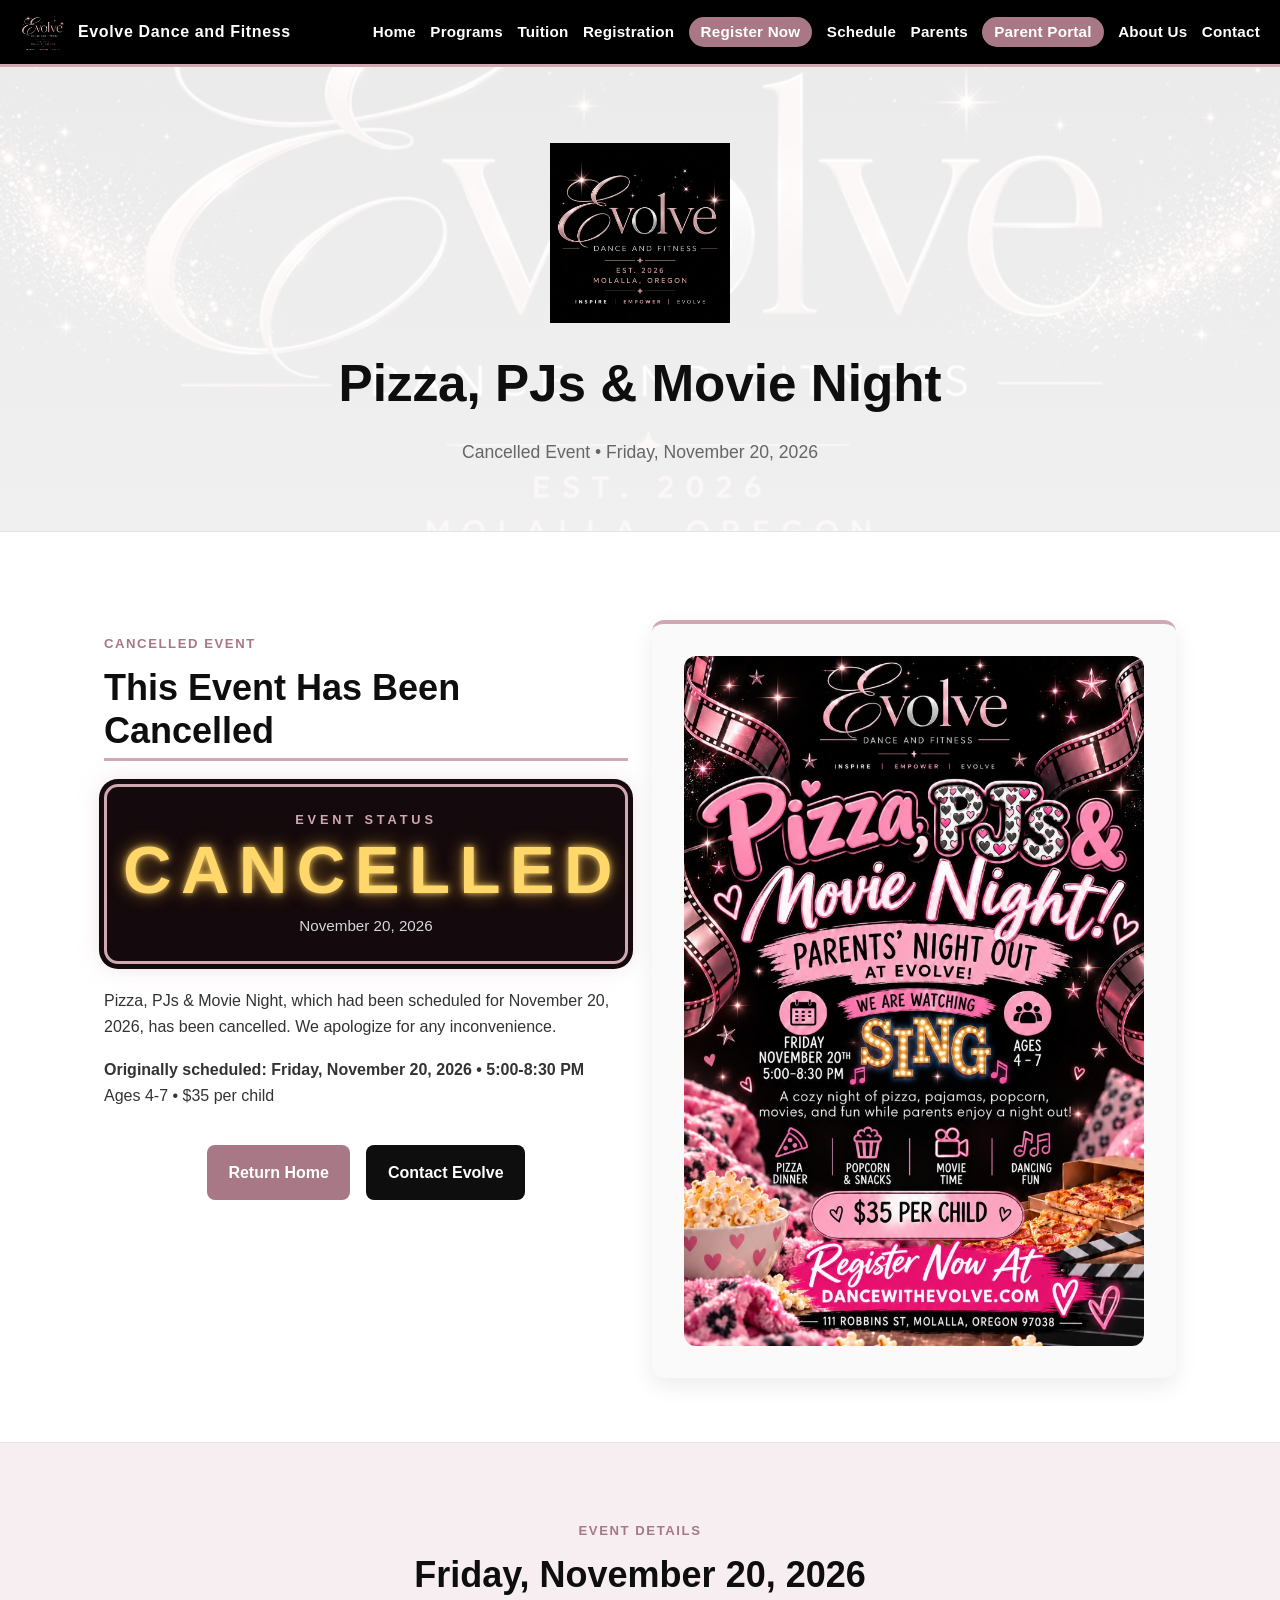
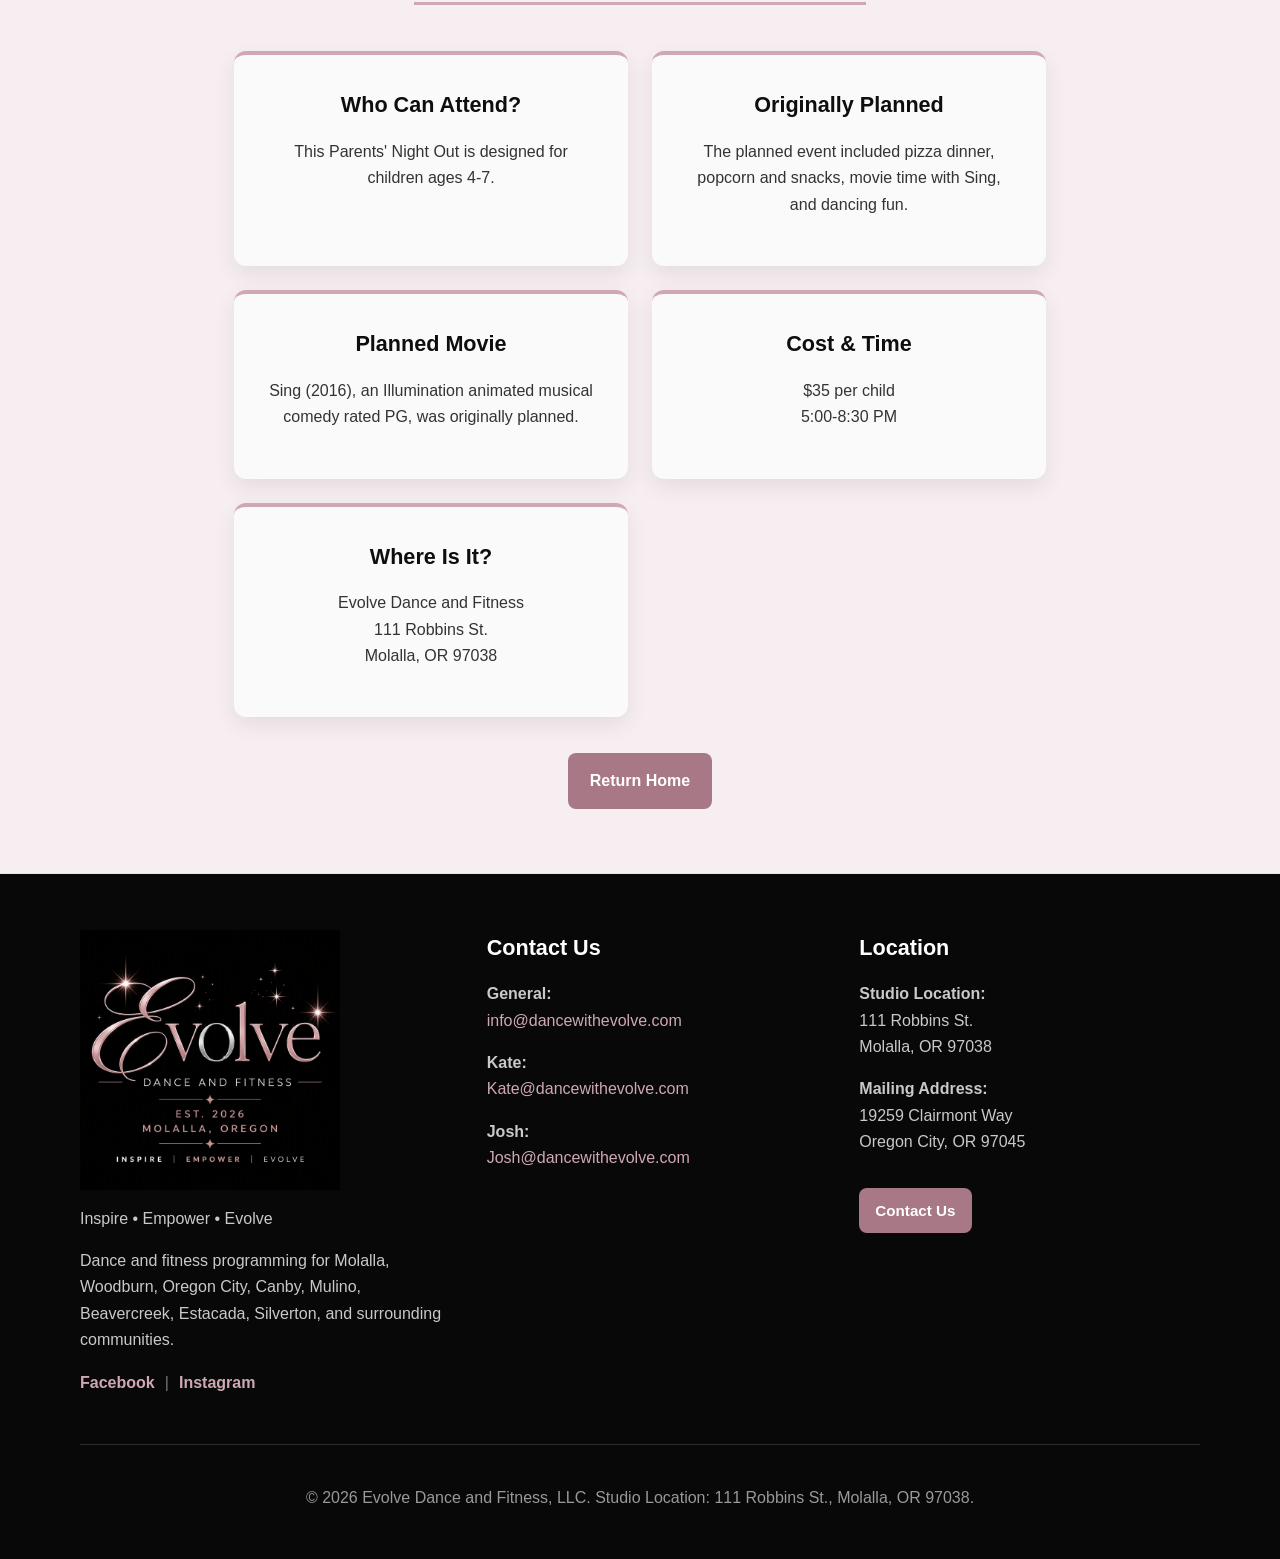
<file: pizza-pjs-movie-night.html>
<!DOCTYPE html>
<html lang="en">
<head>
  <meta charset="UTF-8">
  <meta name="viewport" content="width=device-width, initial-scale=1.0">
  <title>Pizza, PJs &amp; Movie Night - Cancelled Event | Evolve Dance and Fitness</title>
  <meta name="description" content="Information about the cancelled Pizza, PJs & Movie Night event that had been scheduled for Friday, November 20, 2026, at Evolve Dance and Fitness in Molalla, Oregon.">
  <link rel="canonical" href="https://dancewithevolve.com/pizza-pjs-movie-night.html">
  <link rel="shortcut icon" href="images/favicon.ico" type="image/x-icon">

  <meta property="og:type" content="website">
  <meta property="og:site_name" content="Evolve Dance and Fitness">
  <meta property="og:title" content="Pizza, PJs &amp; Movie Night - Cancelled Event | Evolve Dance and Fitness">
  <meta property="og:description" content="Pizza, PJs & Movie Night scheduled for November 20, 2026 has been cancelled.">
  <meta property="og:url" content="https://dancewithevolve.com/pizza-pjs-movie-night.html">
  <meta property="og:image" content="https://dancewithevolve.com/images/pizza_pjs_movie_night_flyer_2026.jpeg">

  <meta name="twitter:card" content="summary_large_image">
  <meta name="twitter:title" content="Pizza, PJs &amp; Movie Night - Cancelled Event | Evolve Dance and Fitness">
  <meta name="twitter:description" content="Pizza, PJs & Movie Night scheduled for November 20, 2026 has been cancelled.">
  <meta name="twitter:image" content="https://dancewithevolve.com/images/pizza_pjs_movie_night_flyer_2026.jpeg">

  <link rel="stylesheet" href="style.css?v=20261020">

  <script type="application/ld+json">
  {
    "@context": "https://schema.org",
    "@type": "Event",
    "name": "Pizza, PJs & Movie Night - Parents' Night Out at Evolve",
    "description": "Pizza, PJs & Movie Night for children ages 4-7 was cancelled.",
    "startDate": "2026-11-20T17:00:00-08:00",
    "endDate": "2026-11-20T20:30:00-08:00",
    "eventStatus": "https://schema.org/EventCancelled",
    "eventAttendanceMode": "https://schema.org/OfflineEventAttendanceMode",
    "typicalAgeRange": "4-7",
    "image": ["https://dancewithevolve.com/images/pizza_pjs_movie_night_flyer_2026.jpeg"],
    "location": {
      "@type": "Place",
      "name": "Evolve Dance and Fitness",
      "address": {
        "@type": "PostalAddress",
        "streetAddress": "111 Robbins St.",
        "addressLocality": "Molalla",
        "addressRegion": "OR",
        "postalCode": "97038",
        "addressCountry": "US"
      }
    },
    "organizer": {
      "@type": "Organization",
      "name": "Evolve Dance and Fitness",
      "url": "https://dancewithevolve.com/"
    },
    "offers": {
      "@type": "Offer",
      "price": "35",
      "priceCurrency": "USD",
      "availability": "https://schema.org/Unavailable",
      "validFrom": "2026-10-20T00:00:00-07:00"
    }
  }
  </script>

  <!-- Google tag (gtag.js) -->
  <script async src="https://www.googletagmanager.com/gtag/js?id=G-V9MZHZDTXV"></script>
  <script>
    window.dataLayer = window.dataLayer || [];
    function gtag(){dataLayer.push(arguments);}
    gtag('js', new Date());
    gtag('config', 'G-V9MZHZDTXV');
  </script>
</head>
<body>
  <nav class="navbar" aria-label="Main navigation">
    <div class="nav-container">
      <a class="brand-link" href="index.html" aria-label="Evolve Dance and Fitness home">
        <img class="nav-logo" src="images/evolve_logo.png" alt="Evolve Dance and Fitness logo">
        <span class="brand-text">Evolve Dance and Fitness</span>
      </a>
      <ul class="nav-menu">
        <li><a href="index.html">Home</a></li>
        <li><a href="programs.html">Programs</a></li>
        <li><a href="tuition.html">Tuition</a></li>
        <li><a href="registration.html">Registration</a></li>
        <li><a class="nav-register" href="https://app.jackrabbitclass.com/regv2.asp?id=558634" target="_blank" rel="noopener noreferrer">Register Now</a></li>
        <li><a href="schedule.html">Schedule</a></li>
        <li><a href="parents.html">Parents</a></li>
        <li><a class="nav-portal" href="https://app.jackrabbitclass.com/jr4.0/ParentPortal/evolve-dance-and-fitness" target="_blank" rel="noopener noreferrer">Parent Portal</a></li>
        <li><a href="about.html">About Us</a></li>
        <li><a href="contact.html">Contact</a></li>
      </ul>
    </div>
  </nav>

  <section class="page-title">
    <img class="hero-mark" src="images/evolve_logo.png" alt="Evolve Dance and Fitness logo">
    <h1>Pizza, PJs &amp; Movie Night</h1>
    <p>Cancelled Event • Friday, November 20, 2026</p>
  </section>

  <main>
    <section class="container grid two">
      <div>
        <p class="eyebrow">Cancelled Event</p>
        <h2>This Event Has Been Cancelled</h2>
        <div class="marquee-sign" role="status" aria-label="This event was cancelled">
          <p class="marquee-label">Event Status</p>
          <p class="marquee-title">CANCELLED</p>
          <p class="marquee-sub">November 20, 2026</p>
        </div>
        <p>Pizza, PJs &amp; Movie Night, which had been scheduled for November 20, 2026, has been cancelled. We apologize for any inconvenience.</p>
        <p><strong>Originally scheduled: Friday, November 20, 2026 &bull; 5:00-8:30 PM</strong><br>Ages 4-7 &bull; $35 per child</p>
        <div class="action-row">
          <a class="cta-btn" href="index.html">Return Home</a>
          <a class="button secondary" href="mailto:info@dancewithevolve.com">Contact Evolve</a>
        </div>
      </div>
      <div class="card center">
        <img src="images/pizza_pjs_movie_night_flyer_2026.jpeg" alt="Cancelled Pizza, PJs and Movie Night flyer for the formerly scheduled Friday, November 20, 2026 event" style="display:block; width:100%; height:auto; border-radius:12px;">
      </div>
    </section>

    <section class="band">
      <div class="container center narrow">
        <p class="eyebrow">Event Details</p>
        <h2>Friday, November 20, 2026</h2>
        <div class="grid two">
          <article class="card">
            <h3>Who Can Attend?</h3>
            <p>This Parents' Night Out is designed for children ages 4-7.</p>
          </article>
          <article class="card">
            <h3>Originally Planned</h3>
            <p>The planned event included pizza dinner, popcorn and snacks, movie time with Sing, and dancing fun.</p>
          </article>
          <article class="card">
            <h3>Planned Movie</h3>
            <p>Sing (2016), an Illumination animated musical comedy rated PG, was originally planned.</p>
          </article>
          <article class="card">
            <h3>Cost &amp; Time</h3>
            <p>$35 per child<br>5:00-8:30 PM</p>
          </article>
          <article class="card">
            <h3>Where Is It?</h3>
            <p>Evolve Dance and Fitness<br>111 Robbins St.<br>Molalla, OR 97038</p>
          </article>
        </div>
        <div class="action-row">
          <a class="cta-btn" href="index.html">Return Home</a>
        </div>
      </div>
    </section>
  </main>

  <footer class="footer">
    <div class="footer-content">
      <div>
        <img class="footer-logo" src="images/evolve_logo.png" alt="Evolve Dance and Fitness logo">
        <p>Inspire &bull; Empower &bull; Evolve</p>
        <p>Dance and fitness programming for Molalla, Woodburn, Oregon City, Canby, Mulino, Beavercreek, Estacada, Silverton, and surrounding communities.</p>
        <p class="social-links"><a href="https://www.facebook.com/evolvedanceandfitnessmolalla" target="_blank" rel="noopener noreferrer">Facebook</a> <span>|</span> <a href="https://www.instagram.com/evolve_dance_molalla/" target="_blank" rel="noopener noreferrer">Instagram</a></p>
      </div>
      <div>
        <h3>Contact Us</h3>
        <p><strong>General:</strong><br><a href="mailto:info@dancewithevolve.com">info@dancewithevolve.com</a></p>
        <p><strong>Kate:</strong><br><a href="mailto:Kate@dancewithevolve.com">Kate@dancewithevolve.com</a></p>
        <p><strong>Josh:</strong><br><a href="mailto:Josh@dancewithevolve.com">Josh@dancewithevolve.com</a></p>
      </div>
      <div>
        <h3>Location</h3>
        <p><strong>Studio Location:</strong><br>111 Robbins St.<br>Molalla, OR 97038</p>
        <p><strong>Mailing Address:</strong><br>19259 Clairmont Way<br>Oregon City, OR 97045</p>
        <a class="button compact" href="contact.html">Contact Us</a>
      </div>
    </div>
    <div class="copyright">
      <p>&copy; 2026 Evolve Dance and Fitness, LLC. Studio Location: 111 Robbins St., Molalla, OR 97038.</p>
    </div>
  </footer>
</body>
</html>
</file>
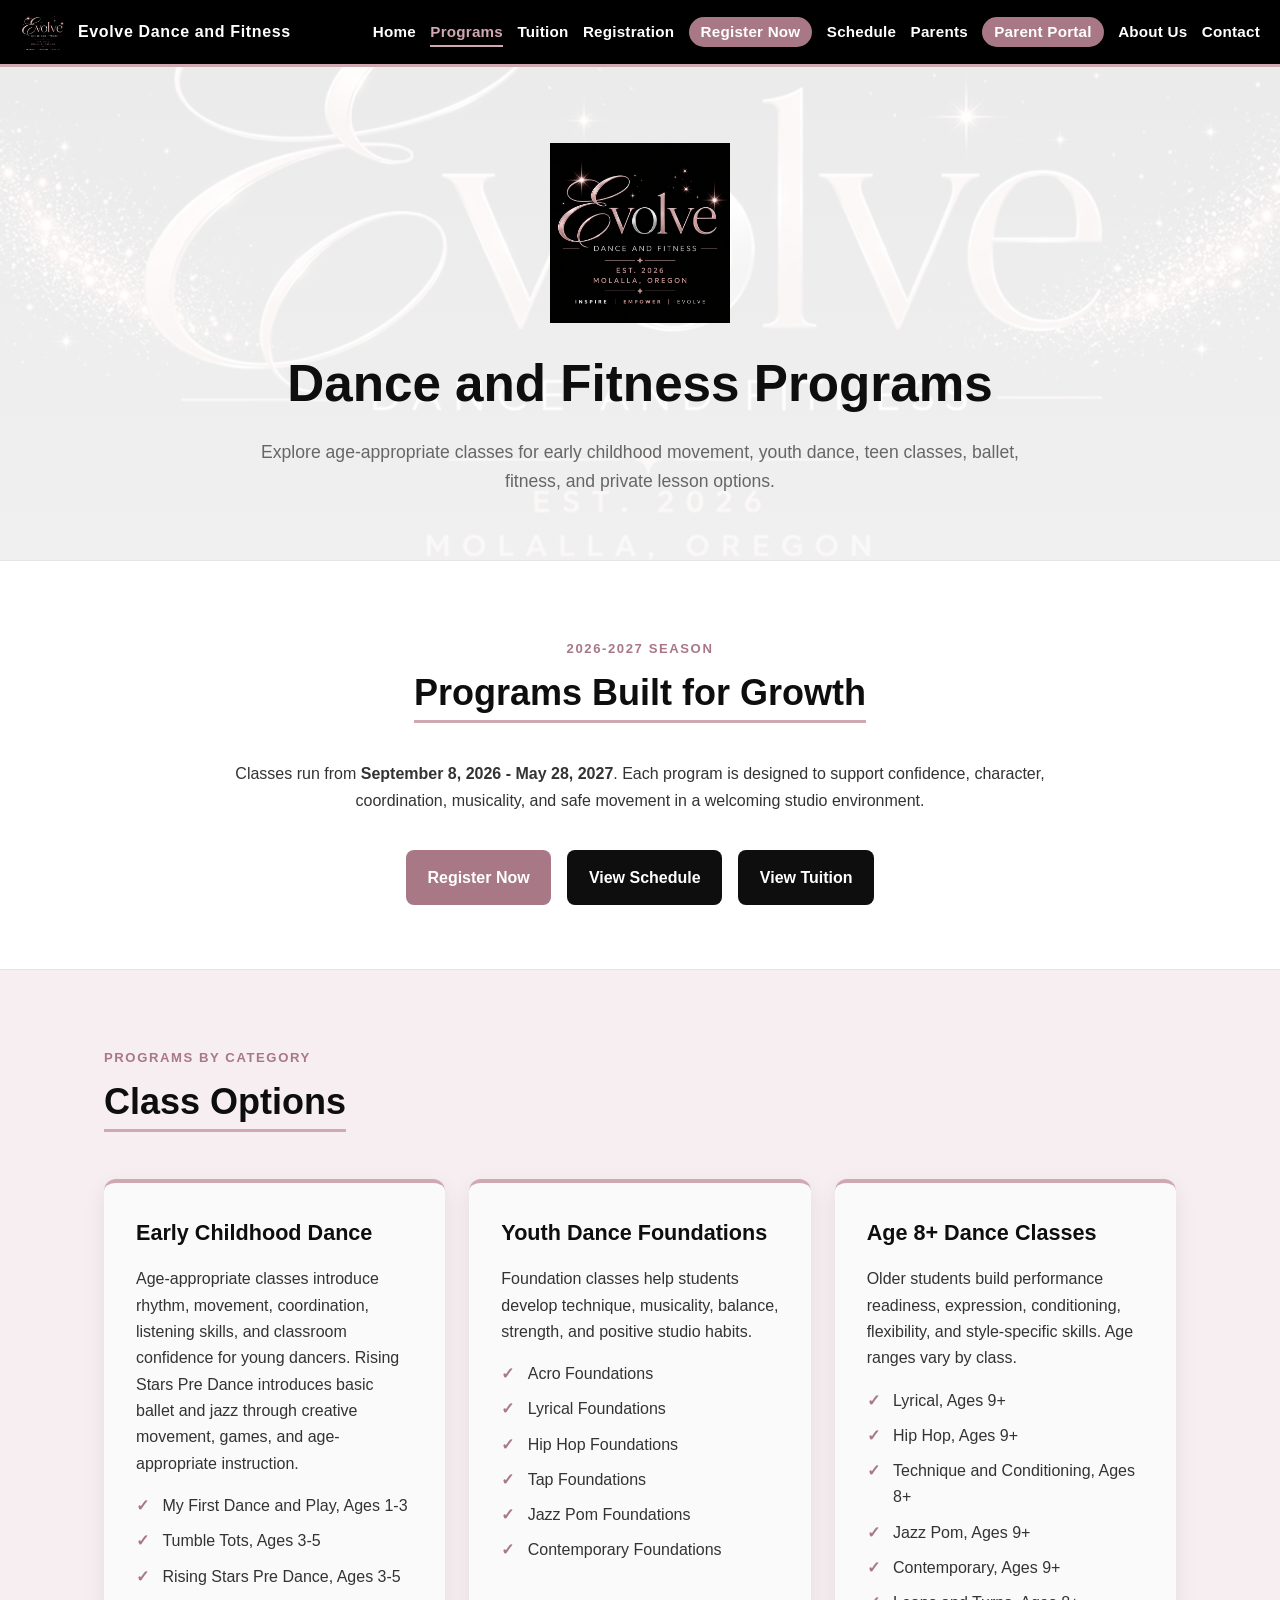
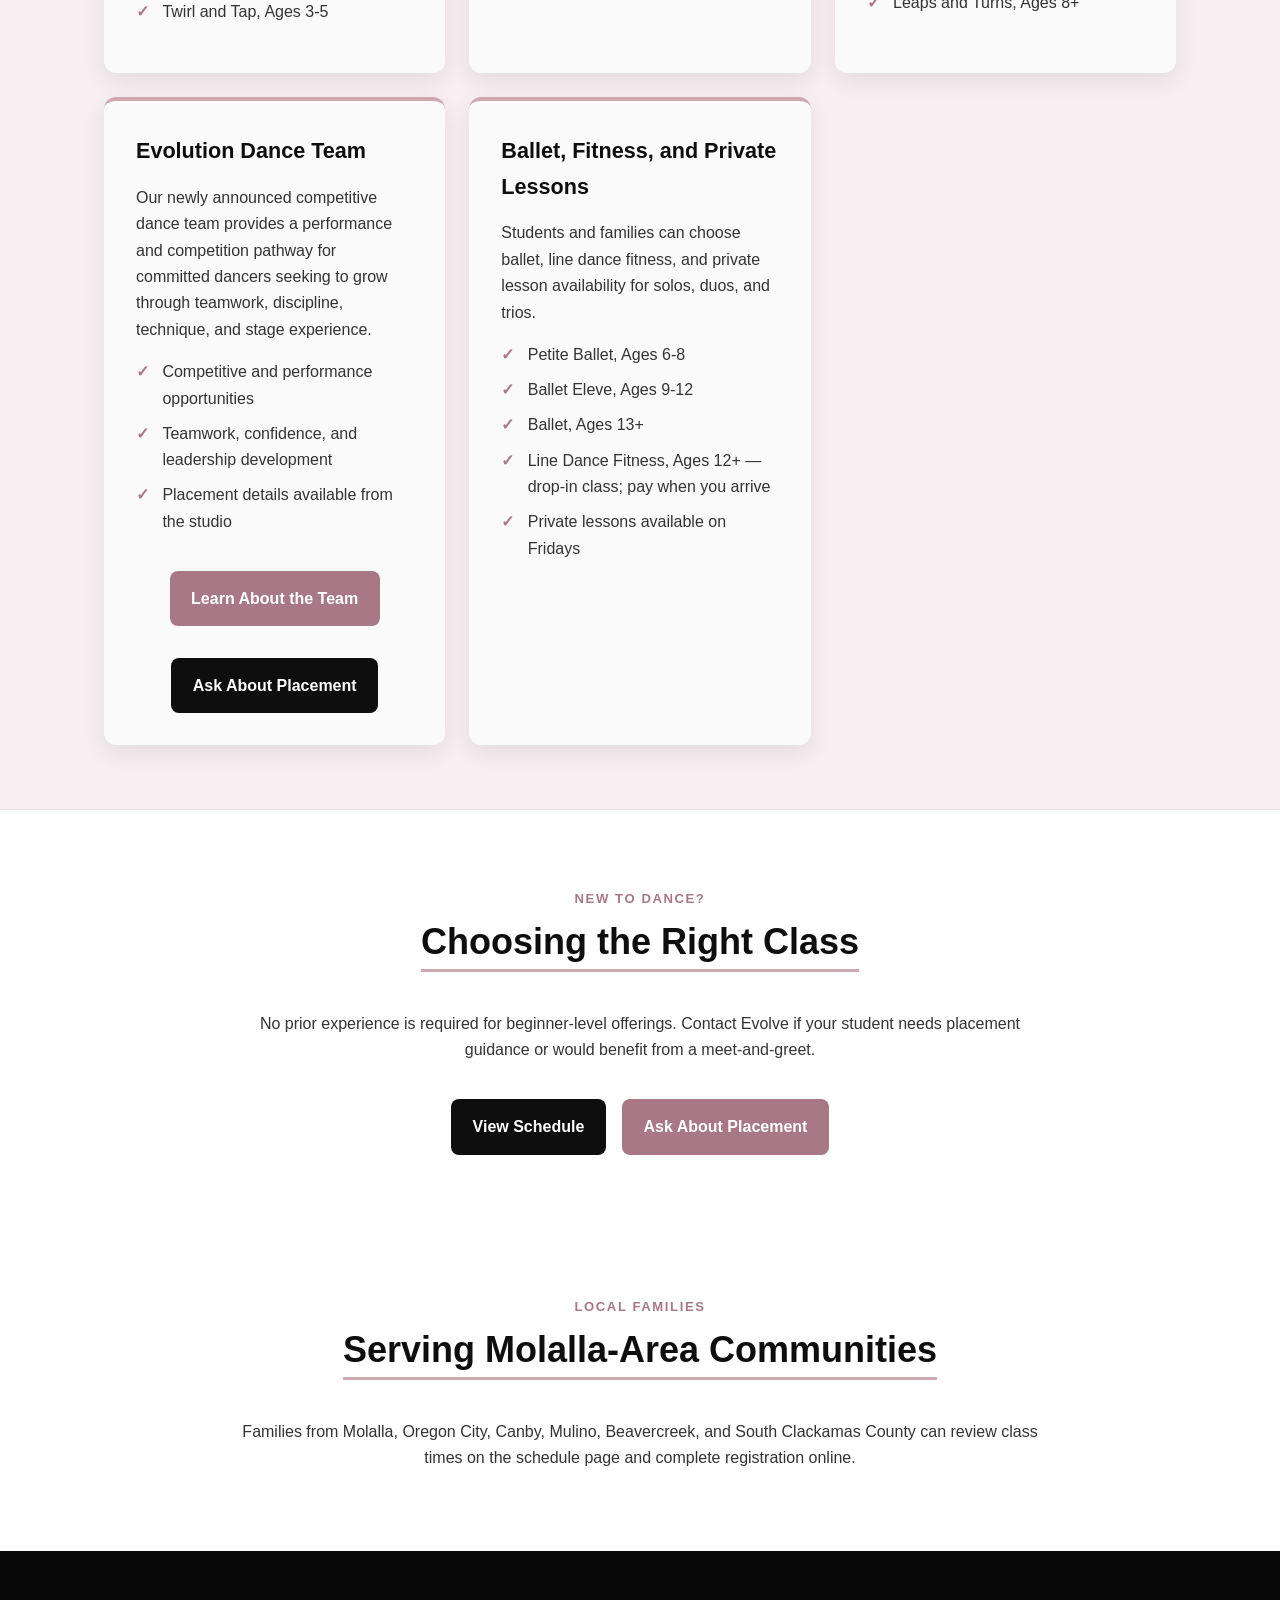
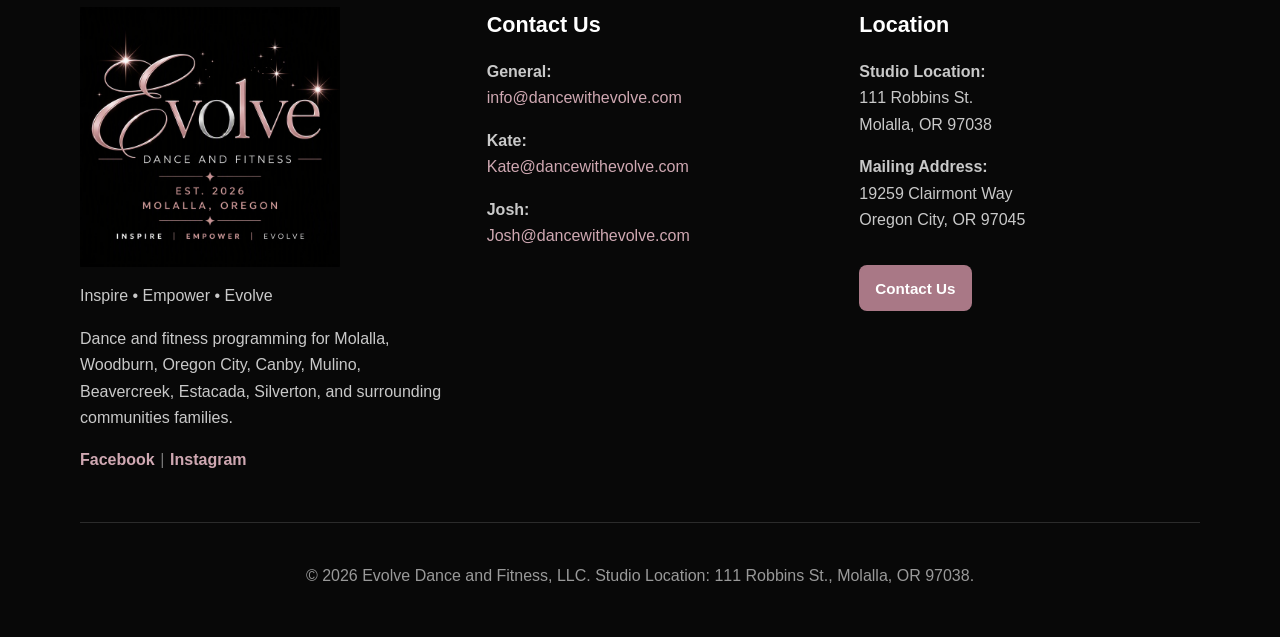
<file: programs.html>
<!DOCTYPE html>
<html lang="en">
  <head>
    <meta charset="UTF-8">
    <meta name="viewport" content="width=device-width, initial-scale=1.0">
    <title>
      Dance Programs in Molalla, OR | Evolve Dance and Fitness
    </title>
    <meta name="description" content="Explore early childhood dance, youth dance, ballet, hip hop, tap, lyrical, contemporary, acro, fitness, and private lessons at Evolve Dance and Fitness in Molalla, Oregon.">
    <link rel="canonical" href="https://dancewithevolve.com/programs.html">
    <link rel="shortcut icon" href="images/favicon.ico" type="image/x-icon">
    <meta property="og:type" content="website">
    <meta property="og:site_name" content="Evolve Dance and Fitness">
    <meta property="og:title" content="Dance Programs in Molalla, OR | Evolve Dance and Fitness">
    <meta property="og:description" content="Explore early childhood dance, youth dance, ballet, hip hop, tap, lyrical, contemporary, acro, fitness, and private lessons at Evolve Dance and Fitness in Molalla, Oregon.">
    <meta property="og:url" content="https://dancewithevolve.com/programs.html">
    <meta property="og:image" content="https://dancewithevolve.com/images/evolve-logo-banner.png">
    <meta name="twitter:card" content="summary_large_image">
    <meta name="twitter:title" content="Dance Programs in Molalla, OR | Evolve Dance and Fitness">
    <meta name="twitter:description" content="Explore early childhood dance, youth dance, ballet, hip hop, tap, lyrical, contemporary, acro, fitness, and private lessons at Evolve Dance and Fitness in Molalla, Oregon.">
    <meta name="twitter:image" content="https://dancewithevolve.com/images/evolve-logo-banner.png">
    <link rel="stylesheet" href="style.css?v=20261020">
    <script type="application/ld+json">
{
  "@context": "https://schema.org",
  "@type": "DanceSchool",
  "name": "Evolve Dance and Fitness",
  "legalName": "Evolve Dance and Fitness, LLC",
  "url": "https://dancewithevolve.com",
  "email": "info@dancewithevolve.com",
  "image": "images/evolve-logo-banner.png",
  "logo": "images/evolve_logo.png",
  "description": "Dance and fitness classes for children, teens, and families in Molalla, Oregon.",
  "address": {
    "@type": "PostalAddress",
    "streetAddress": "111 Robbins St.",
    "addressLocality": "Molalla",
    "addressRegion": "OR",
    "postalCode": "97038",
    "addressCountry": "US"
  },
  "areaServed": ["Molalla", "Woodburn", "Oregon City", "Canby", "Mulino", "Beavercreek", "Estacada", "Silverton", "South Clackamas County"],
  "sameAs": ["https://www.facebook.com/evolvedanceandfitnessmolalla", "https://www.instagram.com/evolve_dance_molalla/"]
}
</script>
    <!-- Google tag (gtag.js) -->
    <script async src="https://www.googletagmanager.com/gtag/js?id=G-V9MZHZDTXV"></script>
    <script>
window.dataLayer = window.dataLayer || [];
function gtag(){dataLayer.push(arguments);}
gtag('js', new Date());
gtag('config', 'G-V9MZHZDTXV');
</script>
  </head>
  <body>
    <nav class="navbar" aria-label="Main navigation">
      <div class="nav-container">
        <a class="brand-link" href="index.html" aria-label="Evolve Dance and Fitness home"> <img class="nav-logo" src="images/evolve_logo.png" alt="Evolve Dance and Fitness logo"> <span class="brand-text">Evolve Dance and Fitness</span></a>
        <ul class="nav-menu">
          <li>
            <a href="index.html">Home</a>
          </li>
          <li>
            <a class="active" aria-current="page" href="programs.html">Programs</a>
          </li>
          <li>
            <a href="tuition.html">Tuition</a>
          </li>
          <li>
            <a href="registration.html">Registration</a>
          </li>
          <li>
            <a class="nav-register" href="https://app.jackrabbitclass.com/regv2.asp?id=558634" target="_blank" rel="noopener noreferrer">Register Now</a>
          </li>
          <li>
            <a href="schedule.html">Schedule</a>
          </li>
          <li>
            <a href="parents.html">Parents</a>
          </li>
          <li>
            <a class="nav-portal" href="https://app.jackrabbitclass.com/jr4.0/ParentPortal/evolve-dance-and-fitness" target="_blank" rel="noopener noreferrer">Parent Portal</a>
          </li>
          <li>
            <a href="about.html">About Us</a>
          </li>
          <li>
            <a href="contact.html">Contact</a>
          </li>
        </ul>
      </div>
    </nav>
    <section class="page-title">
      <img class="hero-mark" src="images/evolve_logo.png" alt="Evolve Dance and Fitness logo">
      <h1>
        Dance and Fitness Programs
      </h1>
      <p>
        Explore age-appropriate classes for early childhood movement, youth dance, teen classes, ballet, fitness, and private lesson options.
      </p>
    </section>
    <main>
      <section class="container center narrow">
        <p class="eyebrow">
          2026-2027 season
        </p>
        <h2>
          Programs Built for Growth
        </h2>
        <p>
          Classes run from <strong>September 8, 2026 - May 28, 2027</strong>. Each program is designed to support confidence, character, coordination, musicality, and safe movement in a welcoming studio environment.
        </p>
        <div class="action-row">
          <a class="cta-btn" href="https://app.jackrabbitclass.com/regv2.asp?id=558634" target="_blank" rel="noopener noreferrer">Register Now</a><a class="button secondary" href="schedule.html">View Schedule</a><a class="button secondary" href="tuition.html">View Tuition</a>
        </div>
      </section>
      <section class="band">
        <div class="container">
          <p class="eyebrow">
            Programs by category
          </p>
          <h2>
            Class Options
          </h2>
          <div class="grid two">
            <article class="card logo-card">
              <h3>
                Early Childhood Dance
              </h3>
              <p>
                Age-appropriate classes introduce rhythm, movement, coordination, listening skills, and classroom confidence for young dancers. Rising Stars Pre Dance introduces basic ballet and jazz through creative movement, games, and age-appropriate instruction.
              </p>
              <ul class="list-check">
                <li>
                  My First Dance and Play, Ages 1-3
                </li>
                <li>
                  Tumble Tots, Ages 3-5
                </li>
                <li>
                  Rising Stars Pre Dance, Ages 3-5
                </li>
                <li>
                  Twirl and Tap, Ages 3-5
                </li>
              </ul>
            </article>
            <article class="card logo-card">
              <h3>
                Youth Dance Foundations
              </h3>
              <p>
                Foundation classes help students develop technique, musicality, balance, strength, and positive studio habits.
              </p>
              <ul class="list-check">
                <li>
                  Acro Foundations
                </li>
                <li>
                  Lyrical Foundations
                </li>
                <li>
                  Hip Hop Foundations
                </li>
                <li>
                  Tap Foundations
                </li>
                <li>
                  Jazz Pom Foundations
                </li>
                <li>
                  Contemporary Foundations
                </li>
              </ul>
            </article>
            <article class="card logo-card">
              <h3>
                Age 8+ Dance Classes
              </h3>
              <p>
                Older students build performance readiness, expression, conditioning, flexibility, and style-specific skills. Age ranges vary by class.
              </p>
              <ul class="list-check">
                <li>
                  Lyrical, Ages 9+
                </li>
                <li>
                  Hip Hop, Ages 9+
                </li>
                <li>
                  Technique and Conditioning, Ages 8+
                </li>
                <li>
                  Jazz Pom, Ages 9+
                </li>
                <li>
                  Contemporary, Ages 9+
                </li>
                <li>
                  Leaps and Turns, Ages 8+
                </li>
              </ul>
            </article>
            <article class="card logo-card">
              <h3>
                Evolution Dance Team
              </h3>
              <p>
                Our newly announced competitive dance team provides a performance and competition pathway for committed dancers seeking to grow through teamwork, discipline, technique, and stage experience.
              </p>
              <ul class="list-check">
                <li>
                  Competitive and performance opportunities
                </li>
                <li>
                  Teamwork, confidence, and leadership development
                </li>
                <li>
                  Placement details available from the studio
                </li>
              </ul>
              <div class="action-row">
                <a class="cta-btn" href="evolution-dance-team.html">Learn About the Team</a>
                <a class="button secondary" href="mailto:info@dancewithevolve.com?subject=Evolution%20Dance%20Team">Ask About Placement</a>
              </div>
            </article>
            <article class="card logo-card">
              <h3>
                Ballet, Fitness, and Private Lessons
              </h3>
              <p>
                Students and families can choose ballet, line dance fitness, and private lesson availability for solos, duos, and trios.
              </p>
              <ul class="list-check">
                <li>
                  Petite Ballet, Ages 6-8
                </li>
                <li>
                  Ballet Eleve, Ages 9-12
                </li>
                <li>
                  Ballet, Ages 13+
                </li>
                <li>
                  Line Dance Fitness, Ages 12+ — drop-in class; pay when you arrive
                </li>
                <li>
                  Private lessons available on Fridays
                </li>
              </ul>
            </article>
          </div>
        </div>
      </section>
      <section class="container center narrow">
        <p class="eyebrow">
          New to dance?
        </p>
        <h2>
          Choosing the Right Class
        </h2>
        <p>
          No prior experience is required for beginner-level offerings. Contact Evolve if your student needs placement guidance or would benefit from a meet-and-greet.
        </p>
        <div class="action-row">
          <a class="button secondary" href="schedule.html">View Schedule</a><a class="cta-btn" href="mailto:info@dancewithevolve.com?subject=Class%20Placement%20Question">Ask About Placement</a>
        </div>
      </section>
      <section class="container center narrow">
        <p class="eyebrow">
          Local families
        </p>
        <h2>
          Serving Molalla-Area Communities
        </h2>
        <p>
          Families from Molalla, Oregon City, Canby, Mulino, Beavercreek, and South Clackamas County can review class times on the schedule page and complete registration online.
        </p>
      </section>
    </main>
    <footer class="footer">
      <div class="footer-content">
        <div>
          <img class="footer-logo" src="images/evolve_logo.png" alt="Evolve Dance and Fitness logo">
          <p>
            Inspire &bull; Empower &bull; Evolve
          </p>
          <p>
            Dance and fitness programming for Molalla, Woodburn, Oregon City, Canby, Mulino, Beavercreek, Estacada, Silverton, and surrounding communities families.
          </p>
          <p class="social-links">
            <a href="https://www.facebook.com/evolvedanceandfitnessmolalla" target="_blank" rel="noopener noreferrer">Facebook</a><span>|</span><a href="https://www.instagram.com/evolve_dance_molalla/" target="_blank" rel="noopener noreferrer">Instagram</a>
          </p>
        </div>
        <div>
          <h3>
            Contact Us
          </h3>
          <p>
            <strong>General:</strong> <br> <a href="mailto:info@dancewithevolve.com">info@dancewithevolve.com</a>
          </p>
          <p>
            <strong>Kate:</strong> <br> <a href="mailto:Kate@dancewithevolve.com">Kate@dancewithevolve.com</a>
          </p>
          <p>
            <strong>Josh:</strong> <br> <a href="mailto:Josh@dancewithevolve.com">Josh@dancewithevolve.com</a>
          </p>
        </div>
        <div>
          <h3>
            Location
          </h3>
          <p>
            <strong>Studio Location:</strong> <br> 111 Robbins St. <br> Molalla, OR 97038
          </p>
          <p>
            <strong>Mailing Address:</strong> <br> 19259 Clairmont Way <br> Oregon City, OR 97045
          </p>
          <a class="button compact" href="contact.html">Contact Us</a>
        </div>
      </div>
      <div class="copyright">
        <p>
          &copy; 2026 Evolve Dance and Fitness, LLC. Studio Location: 111 Robbins St., Molalla, OR 97038.
        </p>
      </div>
    </footer>
  </body>
</html>
</file>
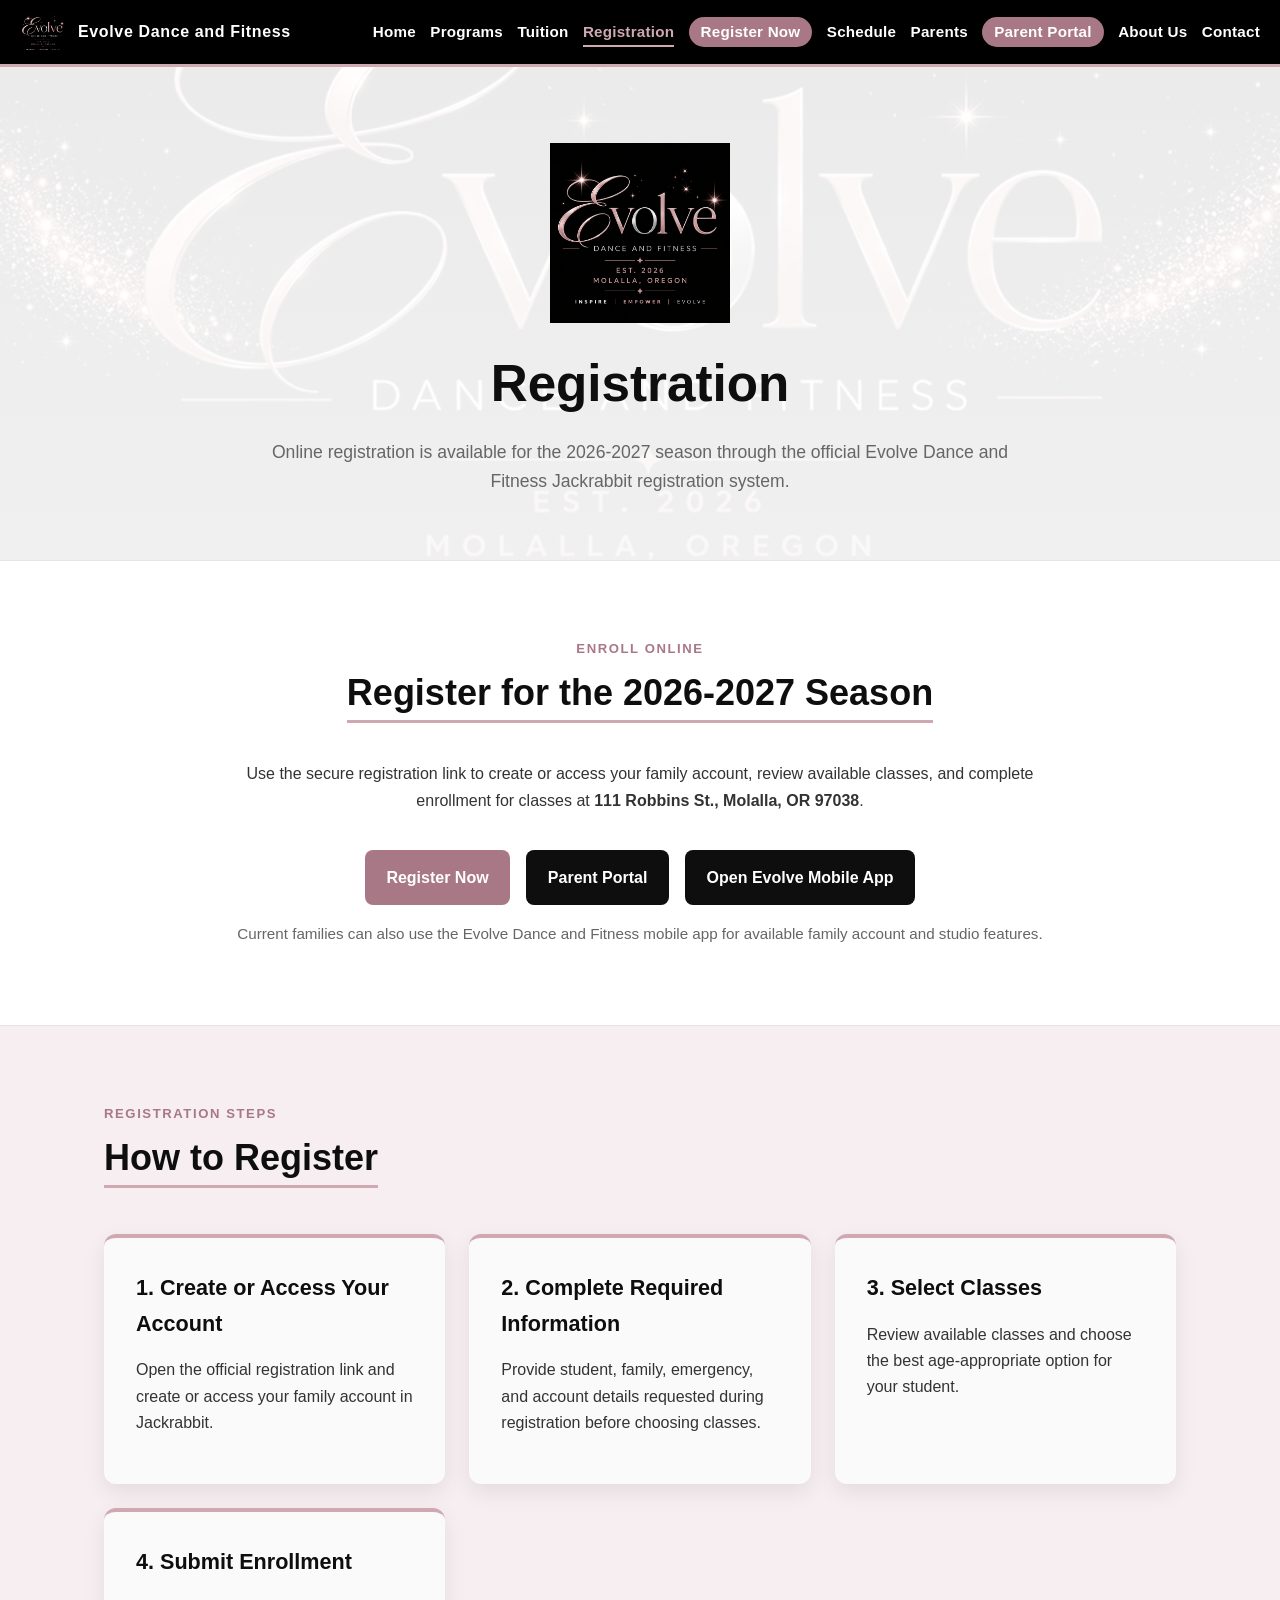
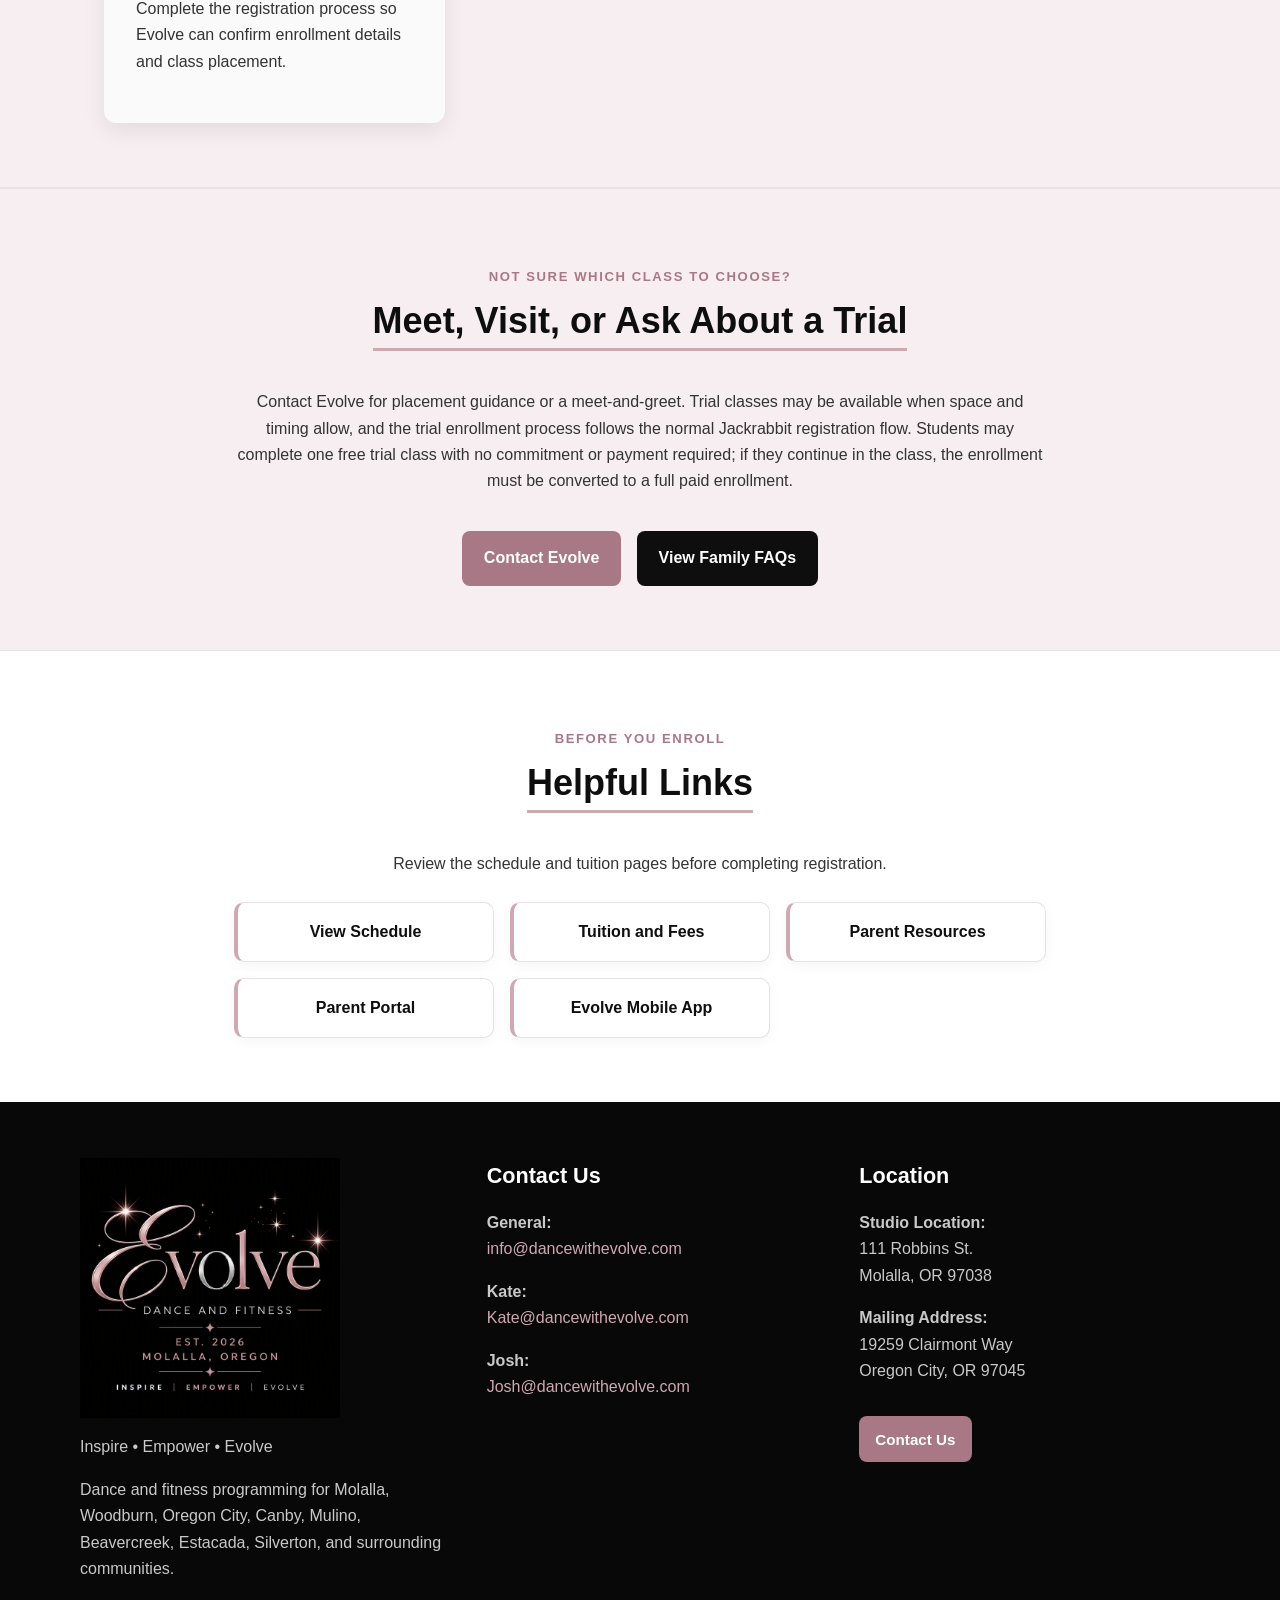
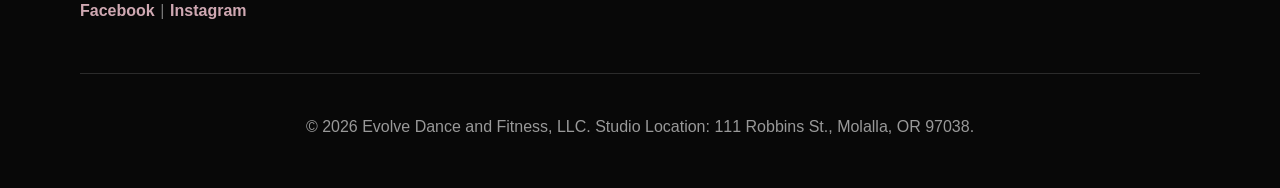
<file: registration.html>
<!DOCTYPE html>
<html lang="en">
  <head>
    <meta charset="UTF-8">
    <meta name="viewport" content="width=device-width, initial-scale=1.0">
    <title>
      Register for Dance Classes in Molalla | Evolve Dance and Fitness
    </title>
    <meta name="description" content="Register online for the Evolve Dance and Fitness 2026-2027 season in Molalla, Oregon through the official Jackrabbit registration system or access the Evolve mobile app.">
    <link rel="canonical" href="https://dancewithevolve.com/registration.html">
    <link rel="shortcut icon" href="images/favicon.ico" type="image/x-icon">
    <meta property="og:type" content="website">
    <meta property="og:site_name" content="Evolve Dance and Fitness">
    <meta property="og:title" content="Register for Dance Classes in Molalla | Evolve Dance and Fitness">
    <meta property="og:description" content="Register online for the Evolve Dance and Fitness 2026-2027 season in Molalla, Oregon through the official Jackrabbit registration system or access the Evolve mobile app.">
    <meta property="og:url" content="https://dancewithevolve.com/registration.html">
    <meta property="og:image" content="https://dancewithevolve.com/images/evolve-logo-banner.png">
    <meta name="twitter:card" content="summary_large_image">
    <meta name="twitter:title" content="Register for Dance Classes in Molalla | Evolve Dance and Fitness">
    <meta name="twitter:description" content="Register online for the Evolve Dance and Fitness 2026-2027 season in Molalla, Oregon through the official Jackrabbit registration system or access the Evolve mobile app.">
    <meta name="twitter:image" content="https://dancewithevolve.com/images/evolve-logo-banner.png">
    <link rel="stylesheet" href="style.css?v=20261020">
    <script type="application/ld+json">{
    "@context":"https://schema.org","@type":"DanceSchool","name":"Evolve Dance and Fitness",
    "legalName":"Evolve Dance and Fitness, LLC","url":"https://dancewithevolve.com",
    "email":"info@dancewithevolve.com","image":"images/evolve-logo-banner.png","logo":"images/evolve_logo.png",
    "description":"Dance and fitness classes for children, teens, and families in Molalla, Oregon.",
    "address":{"@type":"PostalAddress","streetAddress":"111 Robbins St.","addressLocality":"Molalla","addressRegion":"OR","postalCode":"97038","addressCountry":"US"},
    "areaServed":["Molalla","Woodburn","Oregon City","Canby","Mulino","Beavercreek","Estacada","Silverton","South Clackamas County"],
    "sameAs":["https://www.facebook.com/evolvedanceandfitnessmolalla","https://www.instagram.com/evolve_dance_molalla/"]
  }</script>
    <!-- Google tag (gtag.js) -->
    <script async src="https://www.googletagmanager.com/gtag/js?id=G-V9MZHZDTXV"></script>
    <script>window.dataLayer=window.dataLayer||[];function gtag(){dataLayer.push(arguments);}gtag('js',new Date());gtag('config','G-V9MZHZDTXV');</script>
  </head>
  <body>
    <nav class="navbar" aria-label="Main navigation">
      <div class="nav-container">
        <a class="brand-link" href="index.html" aria-label="Evolve Dance and Fitness home"> <img class="nav-logo" src="images/evolve_logo.png" alt="Evolve Dance and Fitness logo"> <span class="brand-text">Evolve Dance and Fitness</span></a>
        <ul class="nav-menu">
          <li>
            <a href="index.html">Home</a>
          </li>
          <li>
            <a href="programs.html">Programs</a>
          </li>
          <li>
            <a href="tuition.html">Tuition</a>
          </li>
          <li>
            <a class="active" aria-current="page" href="registration.html">Registration</a>
          </li>
          <li>
            <a class="nav-register" href="https://app.jackrabbitclass.com/regv2.asp?id=558634" target="_blank" rel="noopener noreferrer">Register Now</a>
          </li>
          <li>
            <a href="schedule.html">Schedule</a>
          </li>
          <li>
            <a href="parents.html">Parents</a>
          </li>
          <li>
            <a class="nav-portal" href="https://app.jackrabbitclass.com/jr4.0/ParentPortal/evolve-dance-and-fitness" target="_blank" rel="noopener noreferrer">Parent Portal</a>
          </li>
          <li>
            <a href="about.html">About Us</a>
          </li>
          <li>
            <a href="contact.html">Contact</a>
          </li>
        </ul>
      </div>
    </nav>
    <section class="page-title">
      <img class="hero-mark" src="images/evolve_logo.png" alt="Evolve Dance and Fitness logo">
      <h1>
        Registration
      </h1>
      <p>
        Online registration is available for the 2026-2027 season through the official Evolve Dance and Fitness Jackrabbit registration system.
      </p>
    </section>
    <main>
      <section class="container center narrow">
        <p class="eyebrow">
          Enroll online
        </p>
        <h2>
          Register for the 2026-2027 Season
        </h2>
        <p>
          Use the secure registration link to create or access your family account, review available classes, and complete enrollment for classes at <strong>111 Robbins St., Molalla, OR 97038</strong>.
        </p>
        <div class="action-row">
          <a class="cta-btn" href="https://app.jackrabbitclass.com/regv2.asp?id=558634" target="_blank" rel="noopener noreferrer">Register Now</a><a class="button secondary" href="https://app.jackrabbitclass.com/jr4.0/ParentPortal/evolve-dance-and-fitness" target="_blank" rel="noopener noreferrer">Parent Portal</a><a class="button secondary" href="https://evolvedanceandfitness.mobileinventor.com/6f9895410a82aed2e4598d35f4e7c99e" target="_blank" rel="noopener noreferrer">Open Evolve Mobile App</a>
        </div>
        <p class="small-note">
          Current families can also use the Evolve Dance and Fitness mobile app for available family account and studio features.
        </p>
      </section>
      <section class="band">
        <div class="container">
          <p class="eyebrow">
            Registration steps
          </p>
          <h2>
            How to Register
          </h2>
          <div class="grid two">
            <article class="card">
              <h3>
                1. Create or Access Your Account
              </h3>
              <p>
                Open the official registration link and create or access your family account in Jackrabbit.
              </p>
            </article>
            <article class="card">
              <h3>
                2. Complete Required Information
              </h3>
              <p>
                Provide student, family, emergency, and account details requested during registration before choosing classes.
              </p>
            </article>
            <article class="card">
              <h3>
                3. Select Classes
              </h3>
              <p>
                Review available classes and choose the best age-appropriate option for your student.
              </p>
            </article>
            <article class="card">
              <h3>
                4. Submit Enrollment
              </h3>
              <p>
                Complete the registration process so Evolve can confirm enrollment details and class placement.
              </p>
            </article>
          </div>
        </div>
      </section>
      <section class="band">
        <div class="container center narrow">
          <p class="eyebrow">
            Not sure which class to choose?
          </p>
          <h2>
            Meet, Visit, or Ask About a Trial
          </h2>
          <p>
            Contact Evolve for placement guidance or a meet-and-greet. Trial classes may be available when space and timing allow, and the trial enrollment process follows the normal Jackrabbit registration flow. Students may complete one free trial class with no commitment or payment required; if they continue in the class, the enrollment must be converted to a full paid enrollment.
          </p>
          <div class="action-row">
            <a class="cta-btn" href="mailto:info@dancewithevolve.com?subject=Meet-and-Greet%20or%20Trial%20Request">Contact Evolve</a><a class="button secondary" href="parents.html#family-faq">View Family FAQs</a>
          </div>
        </div>
      </section>
      <section class="container center narrow">
        <p class="eyebrow">
          Before you enroll
        </p>
        <h2>
          Helpful Links
        </h2>
        <p>
          Review the schedule and tuition pages before completing registration.
        </p>
        <div class="mini-link-grid">
          <a class="mini-link" href="schedule.html">View Schedule</a><a class="mini-link" href="tuition.html">Tuition and Fees</a><a class="mini-link" href="parents.html">Parent Resources</a><a class="mini-link" href="https://app.jackrabbitclass.com/jr4.0/ParentPortal/evolve-dance-and-fitness" target="_blank" rel="noopener noreferrer">Parent Portal</a><a class="mini-link" href="https://evolvedanceandfitness.mobileinventor.com/6f9895410a82aed2e4598d35f4e7c99e" target="_blank" rel="noopener noreferrer">Evolve Mobile App</a>
        </div>
      </section>
    </main>
    <footer class="footer">
      <div class="footer-content">
        <div>
          <img class="footer-logo" src="images/evolve_logo.png" alt="Evolve Dance and Fitness logo">
          <p>
            Inspire &bull; Empower &bull; Evolve
          </p>
          <p>
            Dance and fitness programming for Molalla, Woodburn, Oregon City, Canby, Mulino, Beavercreek, Estacada, Silverton, and surrounding communities.
          </p>
          <p class="social-links">
            <a href="https://www.facebook.com/evolvedanceandfitnessmolalla" target="_blank" rel="noopener noreferrer">Facebook</a><span>|</span><a href="https://www.instagram.com/evolve_dance_molalla/" target="_blank" rel="noopener noreferrer">Instagram</a>
          </p>
        </div>
        <div>
          <h3>
            Contact Us
          </h3>
          <p>
            <strong>General:</strong> <br> <a href="mailto:info@dancewithevolve.com">info@dancewithevolve.com</a>
          </p>
          <p>
            <strong>Kate:</strong> <br> <a href="mailto:Kate@dancewithevolve.com">Kate@dancewithevolve.com</a>
          </p>
          <p>
            <strong>Josh:</strong> <br> <a href="mailto:Josh@dancewithevolve.com">Josh@dancewithevolve.com</a>
          </p>
        </div>
        <div>
          <h3>
            Location
          </h3>
          <p>
            <strong>Studio Location:</strong> <br> 111 Robbins St. <br> Molalla, OR 97038
          </p>
          <p>
            <strong>Mailing Address:</strong> <br> 19259 Clairmont Way <br> Oregon City, OR 97045
          </p>
          <a class="button compact" href="contact.html">Contact Us</a>
        </div>
      </div>
      <div class="copyright">
        <p>
          &copy; 2026 Evolve Dance and Fitness, LLC. Studio Location: 111 Robbins St., Molalla, OR 97038.
        </p>
      </div>
    </footer>
  </body>
</html>
</file>
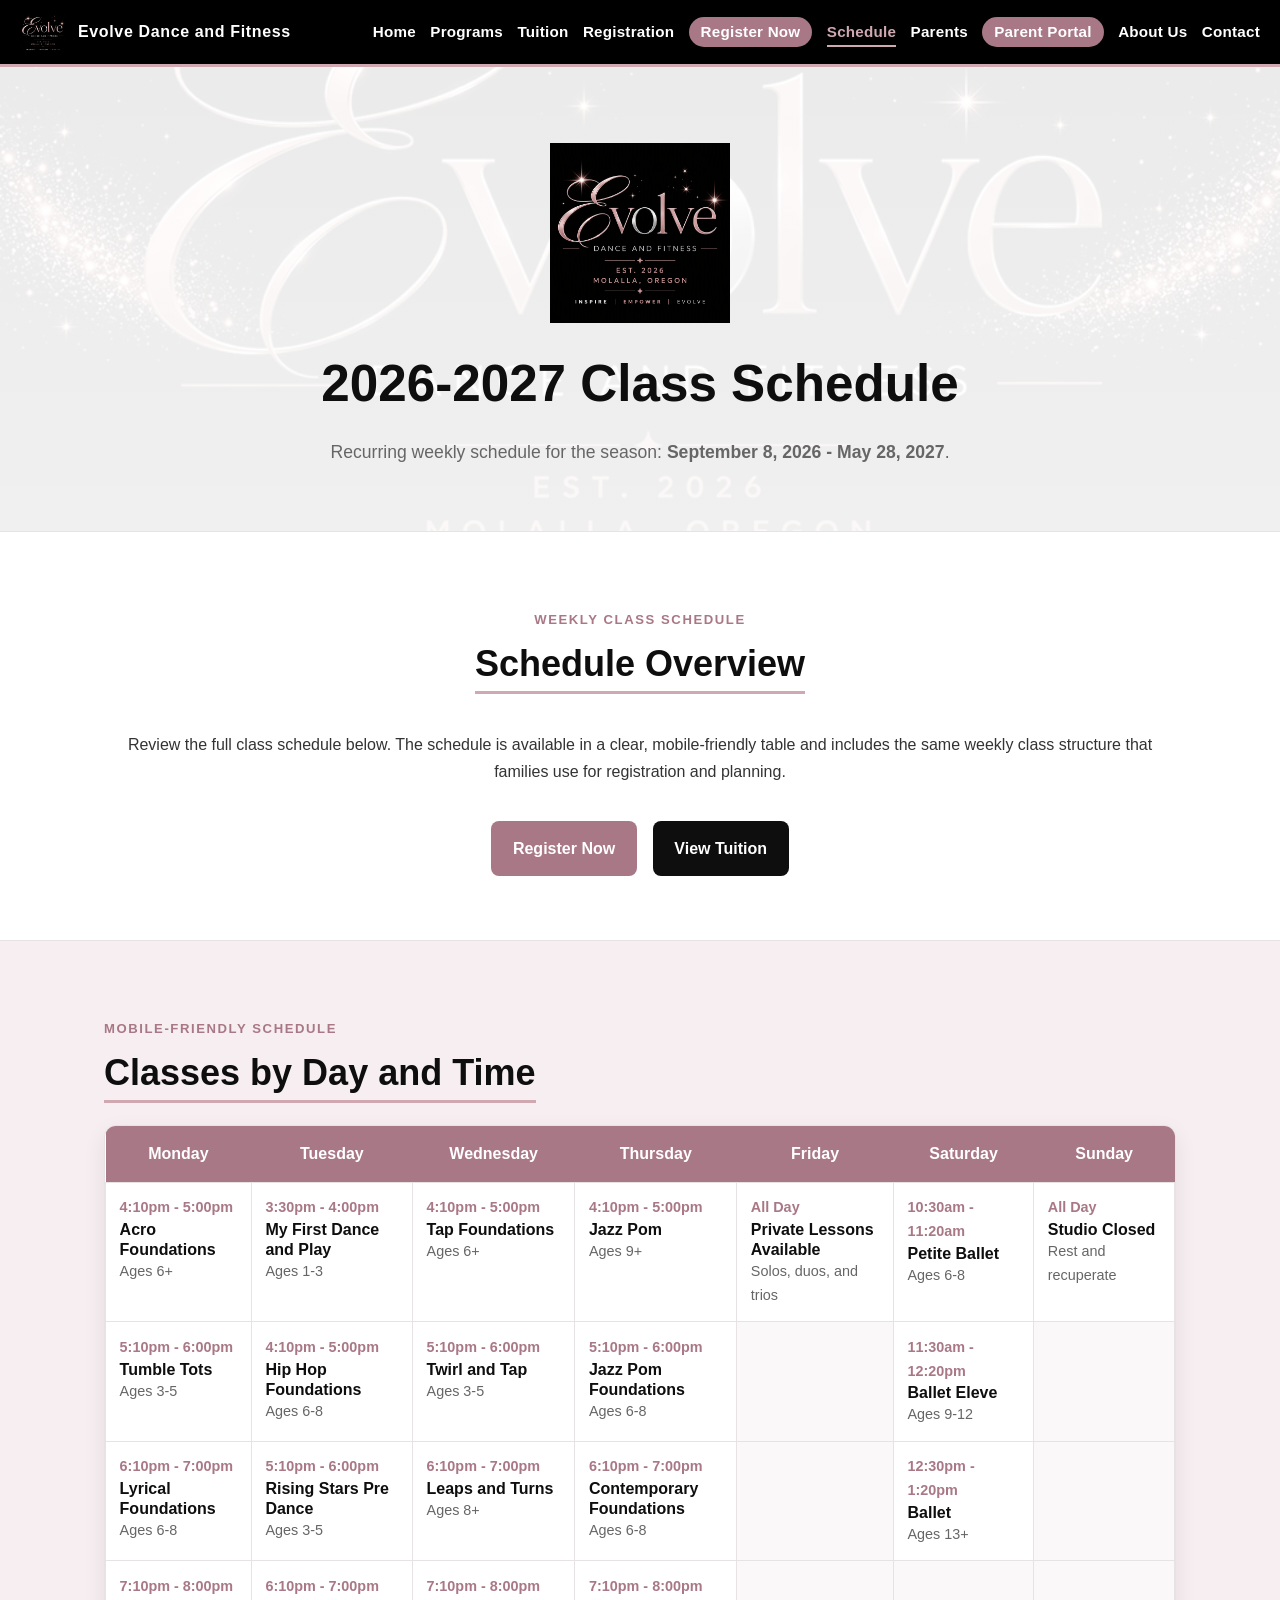
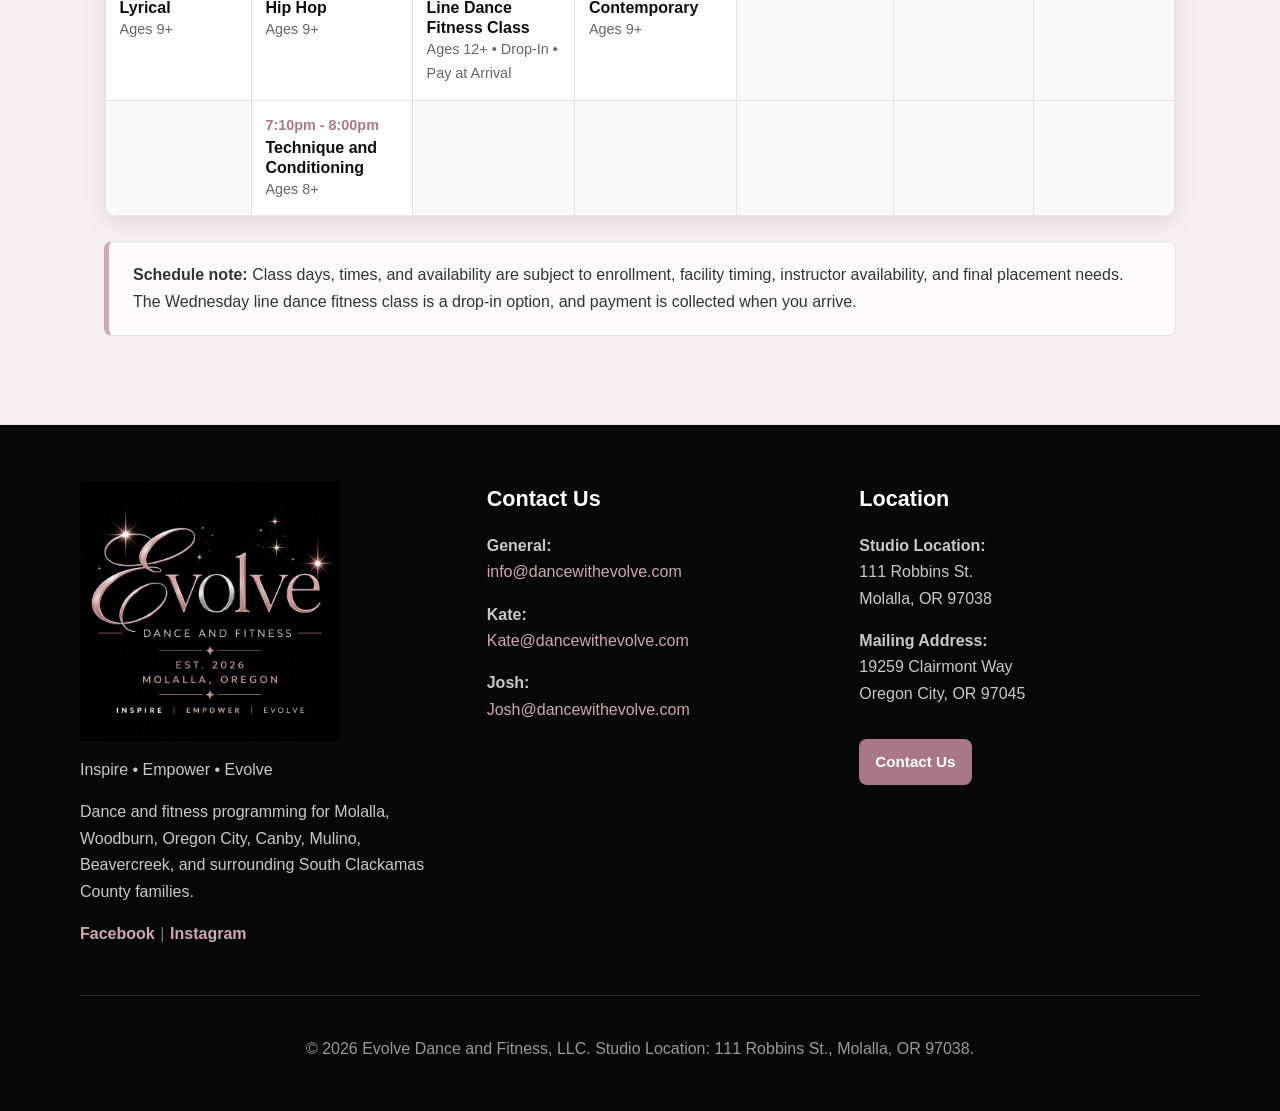
<file: schedule.html>
<!DOCTYPE html>
<html lang="en">
  <head>
    <meta charset="UTF-8">
    <meta name="viewport" content="width=device-width, initial-scale=1.0">
    <title>
      2026-2027 Class Schedule | Evolve Dance and Fitness
    </title>
    <meta name="description" content="View the Evolve Dance and Fitness 2026-2027 weekly class schedule for dance, fitness, ballet, hip hop, tap, jazz pom, contemporary, lyrical, and private lessons in Molalla, Oregon.">
    <link rel="canonical" href="https://dancewithevolve.com/schedule.html">
    <link rel="shortcut icon" href="images/favicon.ico" type="image/x-icon">
    <meta property="og:type" content="website">
    <meta property="og:site_name" content="Evolve Dance and Fitness">
    <meta property="og:title" content="2026-2027 Class Schedule | Evolve Dance and Fitness">
    <meta property="og:description" content="View the Evolve Dance and Fitness 2026-2027 weekly class schedule for dance, fitness, ballet, hip hop, tap, jazz pom, contemporary, lyrical, and private lessons in Molalla, Oregon.">
    <meta property="og:url" content="https://dancewithevolve.com/schedule.html">
    <meta property="og:image" content="https://dancewithevolve.com/images/evolve-logo-banner.png">
    <meta name="twitter:card" content="summary_large_image">
    <meta name="twitter:title" content="2026-2027 Class Schedule | Evolve Dance and Fitness">
    <meta name="twitter:description" content="View the Evolve Dance and Fitness 2026-2027 weekly class schedule for dance, fitness, ballet, hip hop, tap, jazz pom, contemporary, lyrical, and private lessons in Molalla, Oregon.">
    <meta name="twitter:image" content="https://dancewithevolve.com/images/evolve-logo-banner.png">
    <link rel="stylesheet" href="style.css?v=20261020">
    <script type="application/ld+json">
{
  "@context": "https://schema.org",
  "@type": "DanceSchool",
  "name": "Evolve Dance and Fitness",
  "legalName": "Evolve Dance and Fitness, LLC",
  "url": "https://dancewithevolve.com",
  "email": "info@dancewithevolve.com",
  "image": "images/evolve-logo-banner.png",
  "logo": "images/evolve_logo.png",
  "description": "Dance and fitness classes for children, teens, and families in Molalla, Oregon.",
  "address": {
    "@type": "PostalAddress",
    "streetAddress": "111 Robbins St.",
    "addressLocality": "Molalla",
    "addressRegion": "OR",
    "postalCode": "97038",
    "addressCountry": "US"
  },
  "areaServed": ["Molalla", "Woodburn", "Oregon City", "Canby", "Mulino", "Beavercreek", "South Clackamas County"],
  "sameAs": ["https://www.facebook.com/evolvedanceandfitnessmolalla", "https://www.instagram.com/evolve_dance_molalla/"]
}
</script>
    <!-- Google tag (gtag.js) -->
    <script async src="https://www.googletagmanager.com/gtag/js?id=G-V9MZHZDTXV"></script>
    <script>
window.dataLayer = window.dataLayer || [];
function gtag(){dataLayer.push(arguments);}
gtag('js', new Date());
gtag('config', 'G-V9MZHZDTXV');
</script>
  </head>
  <body>
    <nav class="navbar" aria-label="Main navigation">
      <div class="nav-container">
        <a class="brand-link" href="index.html" aria-label="Evolve Dance and Fitness home"> <img class="nav-logo" src="images/evolve_logo.png" alt="Evolve Dance and Fitness logo"> <span class="brand-text">Evolve Dance and Fitness</span></a>
        <ul class="nav-menu">
          <li>
            <a href="index.html">Home</a>
          </li>
          <li>
            <a href="programs.html">Programs</a>
          </li>
          <li>
            <a href="tuition.html">Tuition</a>
          </li>
          <li>
            <a href="registration.html">Registration</a>
          </li>
          <li>
            <a class="nav-register" href="https://app.jackrabbitclass.com/regv2.asp?id=558634" target="_blank" rel="noopener noreferrer">Register Now</a>
          </li>
          <li>
            <a class="active" aria-current="page" href="schedule.html">Schedule</a>
          </li>
          <li>
            <a href="parents.html">Parents</a>
          </li>
          <li>
            <a class="nav-portal" href="https://app.jackrabbitclass.com/jr4.0/ParentPortal/evolve-dance-and-fitness" target="_blank" rel="noopener noreferrer">Parent Portal</a>
          </li>
          <li>
            <a href="about.html">About Us</a>
          </li>
          <li>
            <a href="contact.html">Contact</a>
          </li>
        </ul>
      </div>
    </nav>
    <section class="page-title">
      <img class="hero-mark" src="images/evolve_logo.png" alt="Evolve Dance and Fitness logo">
      <h1>
        2026-2027 Class Schedule
      </h1>
      <p>
        Recurring weekly schedule for the season: <strong>September 8, 2026 - May 28, 2027</strong>.
      </p>
    </section>
    <main>
      <section class="container center">
        <p class="eyebrow">
          Weekly class schedule
        </p>
        <h2>
          Schedule Overview
        </h2>
        <p>
          Review the full class schedule below. The schedule is available in a clear, mobile-friendly table and includes the same weekly class structure that families use for registration and planning.
        </p>
        <div class="action-row">
          <a class="cta-btn" href="https://app.jackrabbitclass.com/regv2.asp?id=558634" target="_blank" rel="noopener noreferrer">Register Now</a><a class="button secondary" href="tuition.html">View Tuition</a>
        </div>
      </section>
      <section class="band">
        <div class="container">
          <p class="eyebrow">
            Mobile-friendly schedule
          </p>
          <h2>
            Classes by Day and Time
          </h2>
          <div class="schedule-table-wrap">
            <table class="class-schedule">
              <thead>
                <tr>
                  <th>
                    Monday
                  </th>
                  <th>
                    Tuesday
                  </th>
                  <th>
                    Wednesday
                  </th>
                  <th>
                    Thursday
                  </th>
                  <th>
                    Friday
                  </th>
                  <th>
                    Saturday
                  </th>
                  <th>
                    Sunday
                  </th>
                </tr>
              </thead>
              <tbody>
                <tr>
                  <td>
                    <strong>4:10pm - 5:00pm</strong><span>Acro Foundations</span><em>Ages 6+</em>
                  </td>
                  <td>
                    <strong>3:30pm - 4:00pm</strong><span>My First Dance and Play</span><em>Ages 1-3</em>
                  </td>
                  <td>
                    <strong>4:10pm - 5:00pm</strong><span>Tap Foundations</span><em>Ages 6+</em>
                  </td>
                  <td>
                    <strong>4:10pm - 5:00pm</strong><span>Jazz Pom</span><em>Ages 9+</em>
                  </td>
                  <td>
                    <strong>All Day</strong><span>Private Lessons Available</span><em>Solos, duos, and trios</em>
                  </td>
                  <td>
                    <strong>10:30am - 11:20am</strong><span>Petite Ballet</span><em>Ages 6-8</em>
                  </td>
                  <td>
                    <strong>All Day</strong><span>Studio Closed</span><em>Rest and recuperate</em>
                  </td>
                </tr>
                <tr>
                  <td>
                    <strong>5:10pm - 6:00pm</strong><span>Tumble Tots</span><em>Ages 3-5</em>
                  </td>
                  <td>
                    <strong>4:10pm - 5:00pm</strong><span>Hip Hop Foundations</span><em>Ages 6-8</em>
                  </td>
                  <td>
                    <strong>5:10pm - 6:00pm</strong><span>Twirl and Tap</span><em>Ages 3-5</em>
                  </td>
                  <td>
                    <strong>5:10pm - 6:00pm</strong><span>Jazz Pom Foundations</span><em>Ages 6-8</em>
                  </td>
                  <td class="empty">
                  </td>
                  <td>
                    <strong>11:30am - 12:20pm</strong><span>Ballet Eleve</span><em>Ages 9-12</em>
                  </td>
                  <td class="empty">
                  </td>
                </tr>
                <tr>
                  <td>
                    <strong>6:10pm - 7:00pm</strong><span>Lyrical Foundations</span><em>Ages 6-8</em>
                  </td>
                  <td>
                    <strong>5:10pm - 6:00pm</strong><span>Rising Stars Pre Dance</span><em>Ages 3-5</em>
                  </td>
                  <td>
                    <strong>6:10pm - 7:00pm</strong><span>Leaps and Turns</span><em>Ages 8+</em>
                  </td>
                  <td>
                    <strong>6:10pm - 7:00pm</strong><span>Contemporary Foundations</span><em>Ages 6-8</em>
                  </td>
                  <td class="empty">
                  </td>
                  <td>
                    <strong>12:30pm - 1:20pm</strong><span>Ballet</span><em>Ages 13+</em>
                  </td>
                  <td class="empty">
                  </td>
                </tr>
                <tr>
                  <td>
                    <strong>7:10pm - 8:00pm</strong><span>Lyrical</span><em>Ages 9+</em>
                  </td>
                  <td>
                    <strong>6:10pm - 7:00pm</strong><span>Hip Hop</span><em>Ages 9+</em>
                  </td>
                  <td>
                    <strong>7:10pm - 8:00pm</strong><span>Line Dance Fitness Class</span><em>Ages 12+ • Drop-In • Pay at Arrival</em>
                  </td>
                  <td>
                    <strong>7:10pm - 8:00pm</strong><span>Contemporary</span><em>Ages 9+</em>
                  </td>
                  <td class="empty">
                  </td>
                  <td class="empty">
                  </td>
                  <td class="empty">
                  </td>
                </tr>
                <tr>
                  <td class="empty">
                  </td>
                  <td>
                    <strong>7:10pm - 8:00pm</strong><span>Technique and Conditioning</span><em>Ages 8+</em>
                  </td>
                  <td class="empty">
                  </td>
                  <td class="empty">
                  </td>
                  <td class="empty">
                  </td>
                  <td class="empty">
                  </td>
                  <td class="empty">
                  </td>
                </tr>
              </tbody>
            </table>
          </div>
          <section class="notice">
            <strong>Schedule note:</strong> Class days, times, and availability are subject to enrollment, facility timing, instructor availability, and final placement needs. The Wednesday line dance fitness class is a drop-in option, and payment is collected when you arrive.
          </section>
        </div>
      </section>
    </main>
    <footer class="footer">
      <div class="footer-content">
        <div>
          <img class="footer-logo" src="images/evolve_logo.png" alt="Evolve Dance and Fitness logo">
          <p>
            Inspire &bull; Empower &bull; Evolve
          </p>
          <p>
            Dance and fitness programming for Molalla, Woodburn, Oregon City, Canby, Mulino, Beavercreek, and surrounding South Clackamas County families.
          </p>
          <p class="social-links">
            <a href="https://www.facebook.com/evolvedanceandfitnessmolalla" target="_blank" rel="noopener noreferrer">Facebook</a><span>|</span><a href="https://www.instagram.com/evolve_dance_molalla/" target="_blank" rel="noopener noreferrer">Instagram</a>
          </p>
        </div>
        <div>
          <h3>
            Contact Us
          </h3>
          <p>
            <strong>General:</strong> <br> <a href="mailto:info@dancewithevolve.com">info@dancewithevolve.com</a>
          </p>
          <p>
            <strong>Kate:</strong> <br> <a href="mailto:Kate@dancewithevolve.com">Kate@dancewithevolve.com</a>
          </p>
          <p>
            <strong>Josh:</strong> <br> <a href="mailto:Josh@dancewithevolve.com">Josh@dancewithevolve.com</a>
          </p>
        </div>
        <div>
          <h3>
            Location
          </h3>
          <p>
            <strong>Studio Location:</strong> <br> 111 Robbins St. <br> Molalla, OR 97038
          </p>
          <p>
            <strong>Mailing Address:</strong> <br> 19259 Clairmont Way <br> Oregon City, OR 97045
          </p>
          <a class="button compact" href="contact.html">Contact Us</a>
        </div>
      </div>
      <div class="copyright">
        <p>
          &copy; 2026 Evolve Dance and Fitness, LLC. Studio Location: 111 Robbins St., Molalla, OR 97038.
        </p>
      </div>
    </footer>
  </body>
</html>
</file>
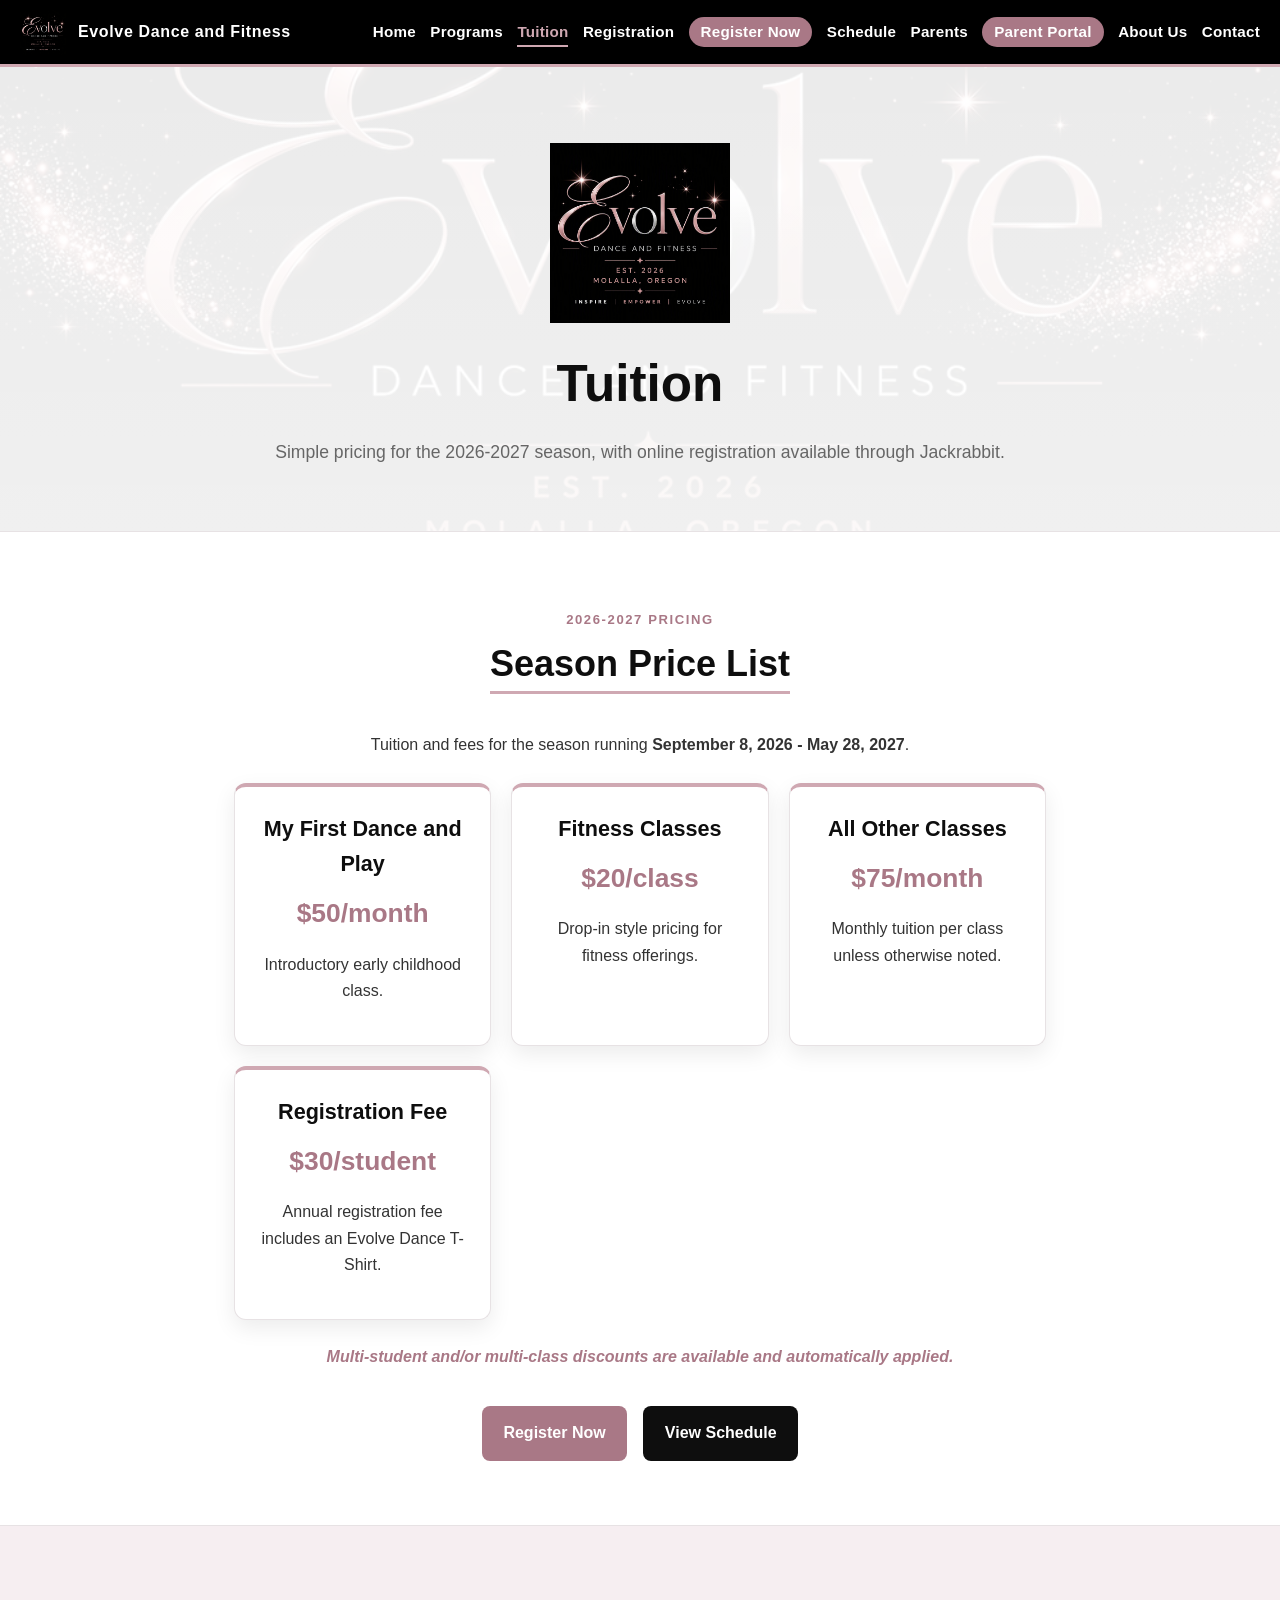
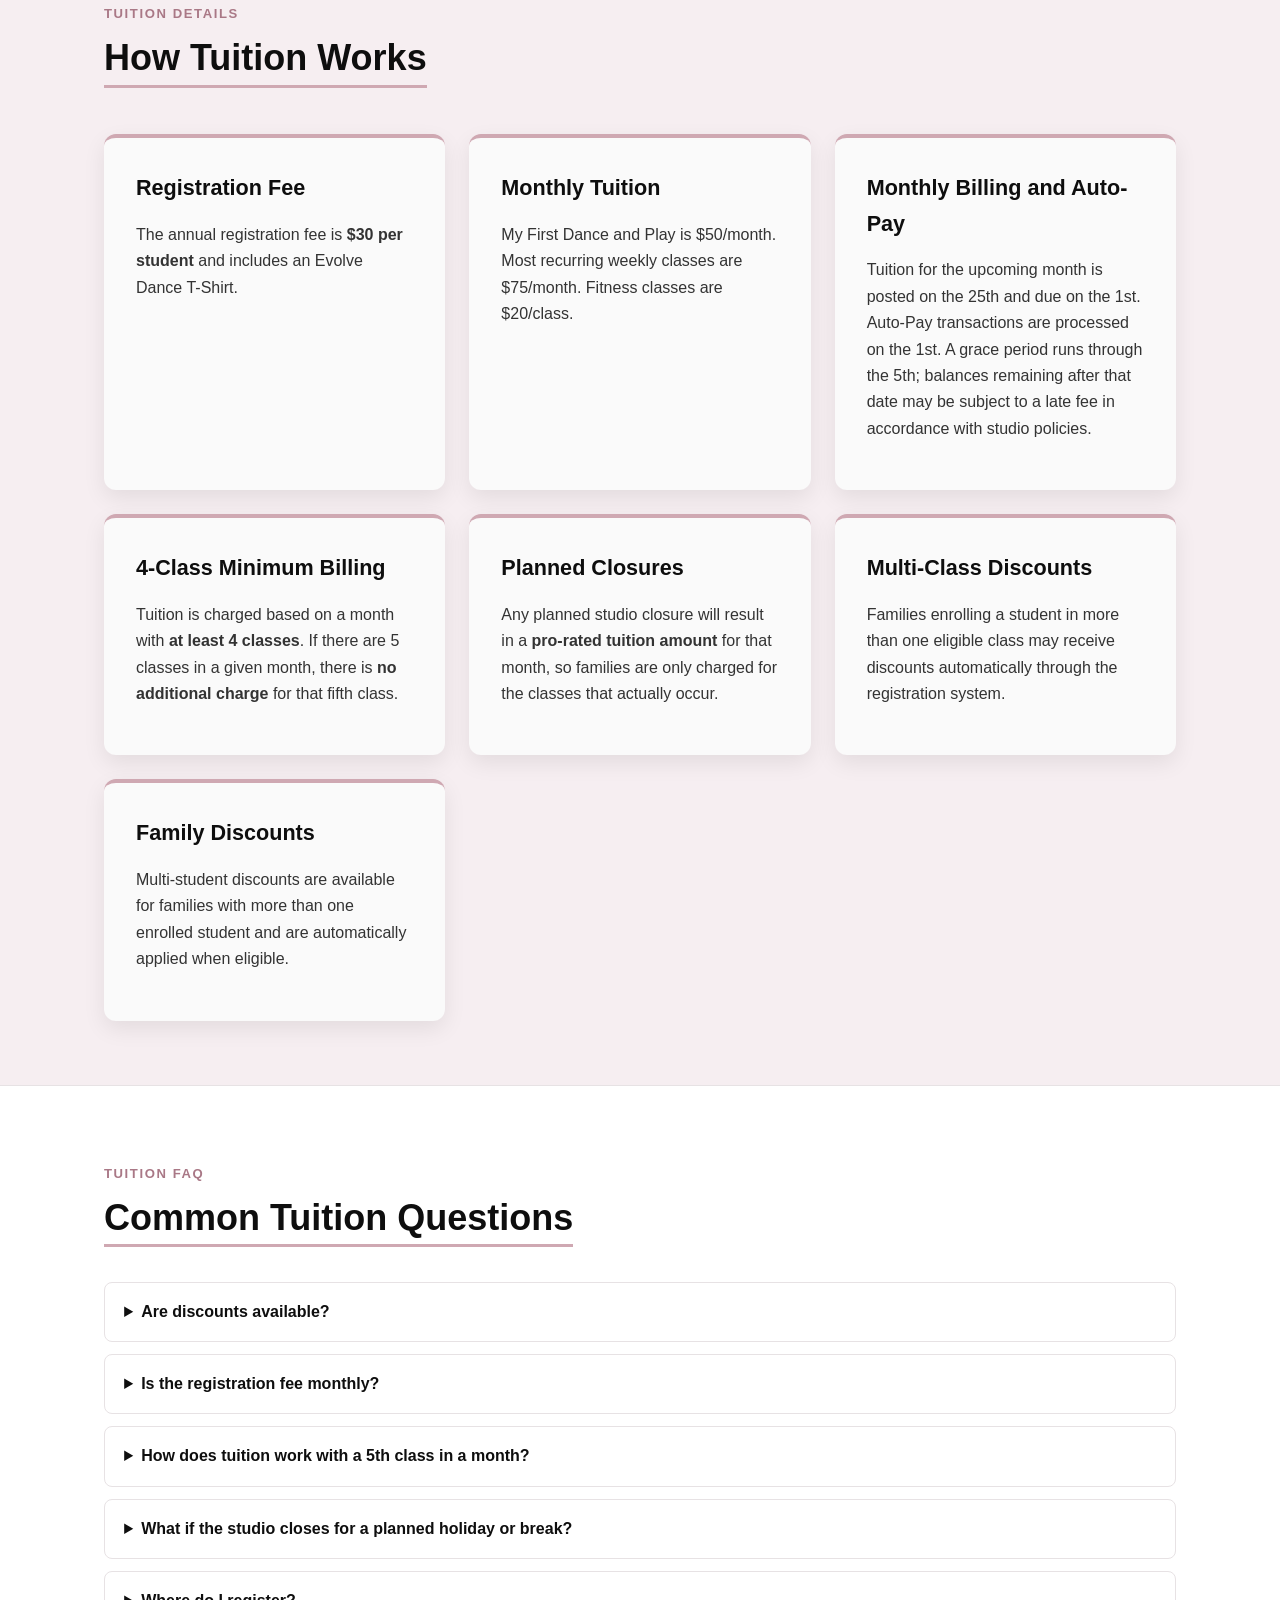
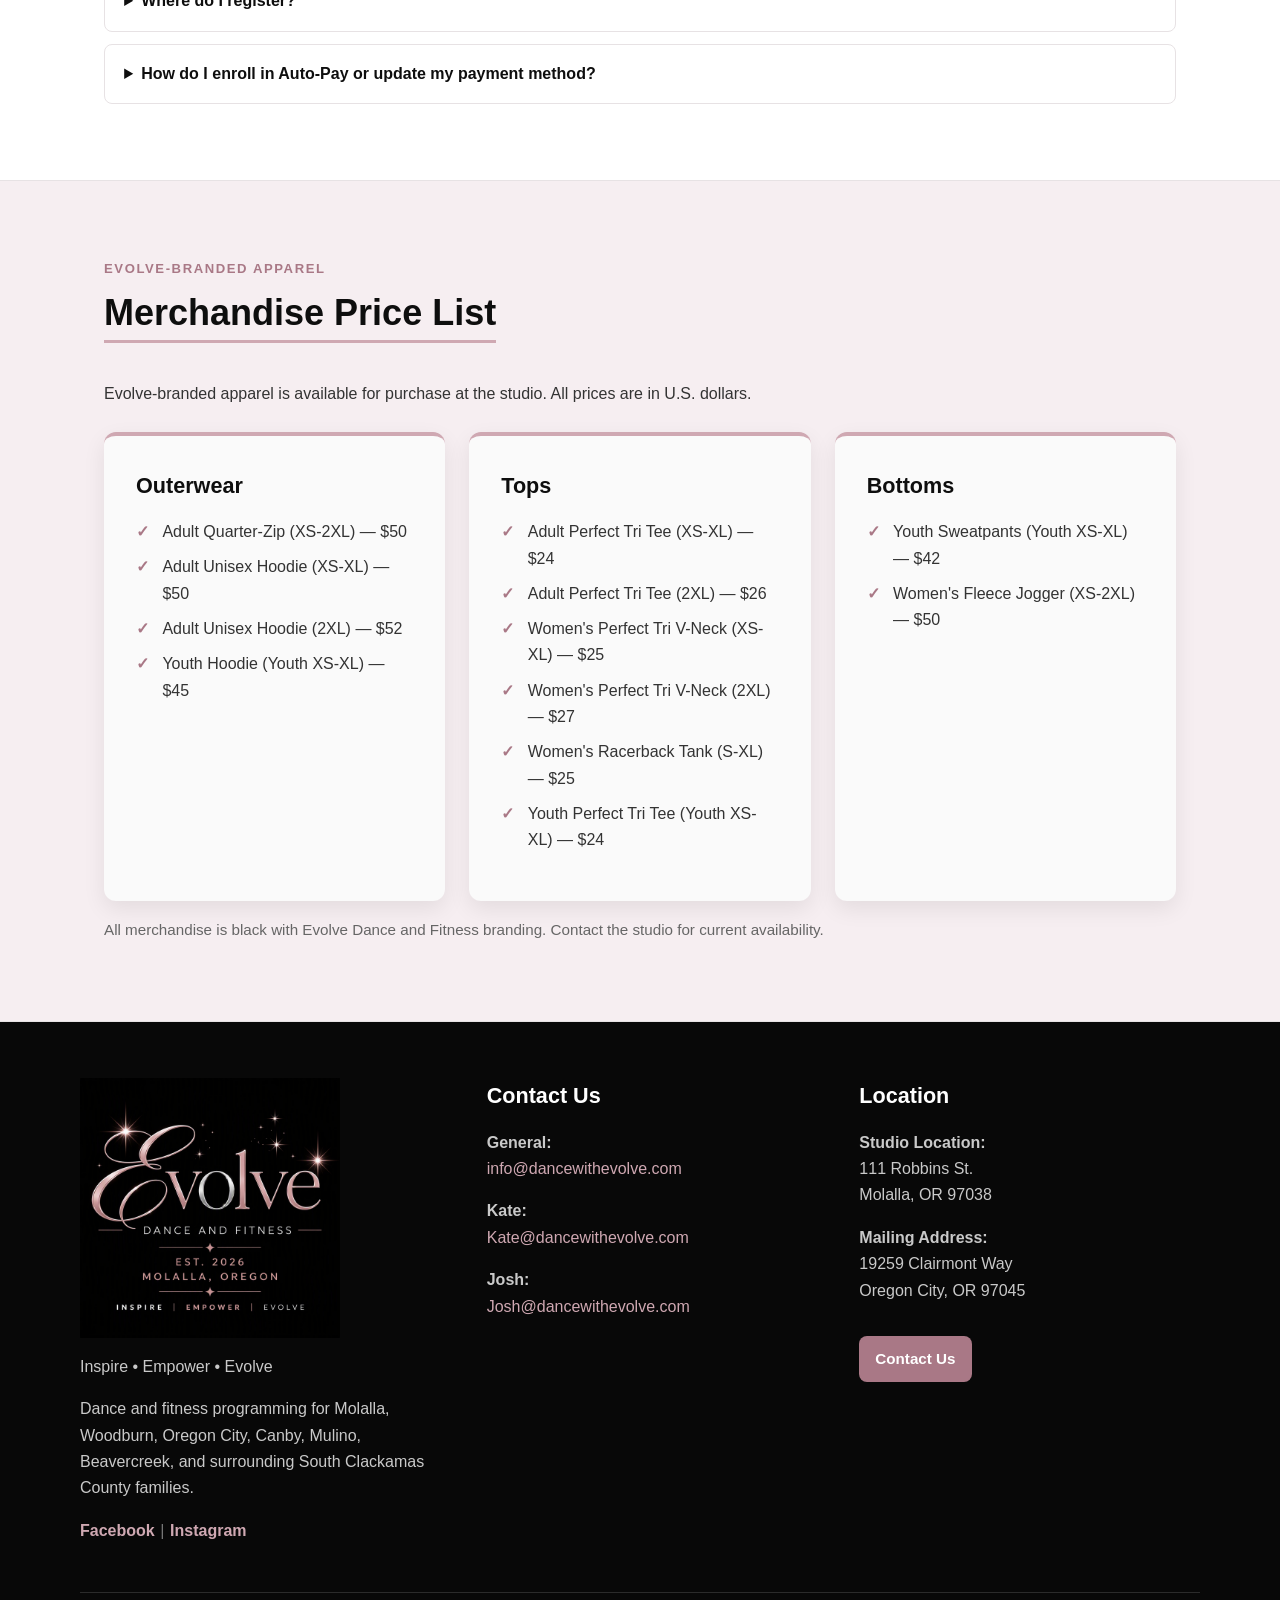
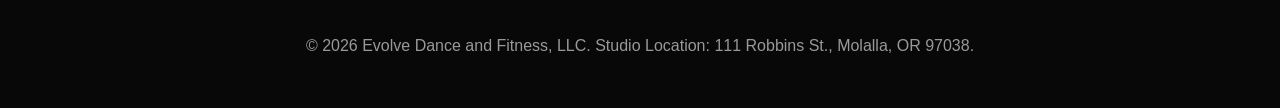
<file: tuition.html>
<!DOCTYPE html>
<html lang="en">
  <head>
    <meta charset="UTF-8">
    <meta name="viewport" content="width=device-width, initial-scale=1.0">
    <title>
      Tuition | Evolve Dance and Fitness
    </title>
    <meta name="description" content="View tuition, registration fees, family discounts, multi-class discounts, and payment information for the Evolve Dance and Fitness 2026-2027 season in Molalla, Oregon.">
    <link rel="canonical" href="https://dancewithevolve.com/tuition.html">
    <link rel="shortcut icon" href="images/favicon.ico" type="image/x-icon">
    <meta property="og:type" content="website">
    <meta property="og:site_name" content="Evolve Dance and Fitness">
    <meta property="og:title" content="Tuition | Evolve Dance and Fitness">
    <meta property="og:description" content="View tuition, registration fees, family discounts, multi-class discounts, and payment information for the Evolve Dance and Fitness 2026-2027 season in Molalla, Oregon.">
    <meta property="og:url" content="https://dancewithevolve.com/tuition.html">
    <meta property="og:image" content="https://dancewithevolve.com/images/evolve-logo-banner.png">
    <meta name="twitter:card" content="summary_large_image">
    <meta name="twitter:title" content="Tuition and Registration Pricing | Evolve Dance and Fitness">
    <meta name="twitter:description" content="View tuition, registration fees, family discounts, multi-class discounts, and payment information for the Evolve Dance and Fitness 2026-2027 season in Molalla, Oregon.">
    <meta name="twitter:image" content="https://dancewithevolve.com/images/evolve-logo-banner.png">
    <link rel="stylesheet" href="style.css?v=20261020">
    <script type="application/ld+json">
{
  "@context": "https://schema.org",
  "@type": "DanceSchool",
  "name": "Evolve Dance and Fitness",
  "legalName": "Evolve Dance and Fitness, LLC",
  "url": "https://dancewithevolve.com",
  "email": "info@dancewithevolve.com",
  "image": "images/evolve-logo-banner.png",
  "logo": "images/evolve_logo.png",
  "description": "Dance and fitness classes for children, teens, and families in Molalla, Oregon.",
  "address": {
    "@type": "PostalAddress",
    "streetAddress": "111 Robbins St.",
    "addressLocality": "Molalla",
    "addressRegion": "OR",
    "postalCode": "97038",
    "addressCountry": "US"
  },
  "areaServed": ["Molalla", "Woodburn", "Oregon City", "Canby", "Mulino", "Beavercreek", "South Clackamas County"],
  "sameAs": ["https://www.facebook.com/evolvedanceandfitnessmolalla", "https://www.instagram.com/evolve_dance_molalla/"]
}
</script>
    <!-- Google tag (gtag.js) -->
    <script async src="https://www.googletagmanager.com/gtag/js?id=G-V9MZHZDTXV"></script>
    <script>
window.dataLayer = window.dataLayer || [];
function gtag(){dataLayer.push(arguments);}
gtag('js', new Date());
gtag('config', 'G-V9MZHZDTXV');
</script>
  </head>
  <body>
    <nav class="navbar" aria-label="Main navigation">
      <div class="nav-container">
        <a class="brand-link" href="index.html" aria-label="Evolve Dance and Fitness home"> <img class="nav-logo" src="images/evolve_logo.png" alt="Evolve Dance and Fitness logo"> <span class="brand-text">Evolve Dance and Fitness</span></a>
        <ul class="nav-menu">
          <li>
            <a href="index.html">Home</a>
          </li>
          <li>
            <a href="programs.html">Programs</a>
          </li>
          <li>
            <a class="active" aria-current="page" href="tuition.html">Tuition</a>
          </li>
          <li>
            <a href="registration.html">Registration</a>
          </li>
          <li>
            <a class="nav-register" href="https://app.jackrabbitclass.com/regv2.asp?id=558634" target="_blank" rel="noopener noreferrer">Register Now</a>
          </li>
          <li>
            <a href="schedule.html">Schedule</a>
          </li>
          <li>
            <a href="parents.html">Parents</a>
          </li>
          <li>
            <a class="nav-portal" href="https://app.jackrabbitclass.com/jr4.0/ParentPortal/evolve-dance-and-fitness" target="_blank" rel="noopener noreferrer">Parent Portal</a>
          </li>
          <li>
            <a href="about.html">About Us</a>
          </li>
          <li>
            <a href="contact.html">Contact</a>
          </li>
        </ul>
      </div>
    </nav>
    <section class="page-title">
      <img class="hero-mark" src="images/evolve_logo.png" alt="Evolve Dance and Fitness logo">
      <h1>
        Tuition
      </h1>
      <p>
        Simple pricing for the 2026-2027 season, with online registration available through Jackrabbit.
      </p>
    </section>
    <main>
      <section class="container center narrow">
        <p class="eyebrow">
          2026-2027 pricing
        </p>
        <h2>
          Season Price List
        </h2>
        <p>
          Tuition and fees for the season running <strong>September 8, 2026 - May 28, 2027</strong>.
        </p>
        <div class="pricing-grid">
          <article class="price-card">
            <h3>
              My First Dance and Play
            </h3>
            <p class="price">
              $50/month
            </p>
            <p>
              Introductory early childhood class.
            </p>
          </article>
          <article class="price-card">
            <h3>
              Fitness Classes
            </h3>
            <p class="price">
              $20/class
            </p>
            <p>
              Drop-in style pricing for fitness offerings.
            </p>
          </article>
          <article class="price-card">
            <h3>
              All Other Classes
            </h3>
            <p class="price">
              $75/month
            </p>
            <p>
              Monthly tuition per class unless otherwise noted.
            </p>
          </article>
          <article class="price-card">
            <h3>
              Registration Fee
            </h3>
            <p class="price">
              $30/student
            </p>
            <p>
              Annual registration fee includes an Evolve Dance T-Shirt.
            </p>
          </article>
        </div>
        <p class="discount-note">
          <strong>Multi-student and/or multi-class discounts are available and automatically applied.</strong>
        </p>
        <div class="action-row">
          <a class="cta-btn" href="https://app.jackrabbitclass.com/regv2.asp?id=558634" target="_blank" rel="noopener noreferrer">Register Now</a><a class="button secondary" href="schedule.html">View Schedule</a>
        </div>
      </section>
      <section class="band">
        <div class="container">
          <p class="eyebrow">
            Tuition details
          </p>
          <h2>
            How Tuition Works
          </h2>
          <div class="grid two">
            <article class="card">
              <h3>
                Registration Fee
              </h3>
              <p>
                The annual registration fee is <strong>$30 per student</strong> and includes an Evolve Dance T-Shirt.
              </p>
            </article>
            <article class="card">
              <h3>
                Monthly Tuition
              </h3>
              <p>
                My First Dance and Play is $50/month. Most recurring weekly classes are $75/month. Fitness classes are $20/class.
              </p>
            </article>
            <article class="card">
              <h3>
                Monthly Billing and Auto-Pay
              </h3>
              <p>
                Tuition for the upcoming month is posted on the 25th and due on the 1st. Auto-Pay transactions are processed on the 1st. A grace period runs through the 5th; balances remaining after that date may be subject to a late fee in accordance with studio policies.
              </p>
            </article>
            <article class="card">
              <h3>
                4-Class Minimum Billing
              </h3>
              <p>
                Tuition is charged based on a month with <strong>at least 4 classes</strong>. If there are 5 classes in a given month, there is <strong>no additional charge</strong> for that fifth class.
              </p>
            </article>
            <article class="card">
              <h3>
                Planned Closures
              </h3>
              <p>
                Any planned studio closure will result in a <strong>pro-rated tuition amount</strong> for that month, so families are only charged for the classes that actually occur.
              </p>
            </article>
            <article class="card">
              <h3>
                Multi-Class Discounts
              </h3>
              <p>
                Families enrolling a student in more than one eligible class may receive discounts automatically through the registration system.
              </p>
            </article>
            <article class="card">
              <h3>
                Family Discounts
              </h3>
              <p>
                Multi-student discounts are available for families with more than one enrolled student and are automatically applied when eligible.
              </p>
            </article>
          </div>
        </div>
      </section>
      <section class="container">
        <p class="eyebrow">
          Tuition FAQ
        </p>
        <h2>
          Common Tuition Questions
        </h2>
        <div class="faq">
          <details>
            <summary>
              Are discounts available?
            </summary>
            <p>
              Yes. Multi-student and/or multi-class discounts are available and automatically applied when eligible.
            </p>
          </details>
          <details>
            <summary>
              Is the registration fee monthly?
            </summary>
            <p>
              No. The registration fee is listed separately from monthly tuition and includes an Evolve Dance T-Shirt.
            </p>
          </details>
          <details>
            <summary>
              How does tuition work with a 5th class in a month?
            </summary>
            <p>
              Tuition is based on a month with at least four classes. If a month includes five classes, there is no additional charge for that fifth class.
            </p>
          </details>
          <details>
            <summary>
              What if the studio closes for a planned holiday or break?
            </summary>
            <p>
              Any planned closure results in a pro-rated tuition amount for that month, so the charge reflects the classes actually held.
            </p>
          </details>
          <details>
            <summary>
              Where do I register?
            </summary>
            <p>
              Families can register online through the official Jackrabbit registration link.
            </p>
          </details>
          <details>
            <summary>
              How do I enroll in Auto-Pay or update my payment method?
            </summary>
            <p>
              In the Parent Portal, select E-Payment Schedule, choose Auto Pay, and save. To update payment information, select Saved Payment Methods, add or edit a method, and save your changes.
            </p>
            <p>
              Tuition for the upcoming month is posted on the 25th, due on the 1st, and Auto-Pay is processed on the 1st. The grace period runs through the 5th. Balances remaining after that date may be subject to a late fee under studio policies.
            </p>
            <p>
              <a href="https://app.jackrabbitclass.com/jr4.0/ParentPortal/evolve-dance-and-fitness" target="_blank" rel="noopener noreferrer">Open the Parent Portal</a>
            </p>
          </details>
        </div>
      </section>
      <section class="band">
        <div class="container">
          <p class="eyebrow">
            Evolve-branded apparel
          </p>
          <h2>
            Merchandise Price List
          </h2>
          <p>
            Evolve-branded apparel is available for purchase at the studio. All prices are in U.S. dollars.
          </p>
          <div class="grid two">
            <article class="card">
              <h3>
                Outerwear
              </h3>
              <ul class="list-check">
                <li>
                  Adult Quarter-Zip (XS-2XL) — $50
                </li>
                <li>
                  Adult Unisex Hoodie (XS-XL) — $50
                </li>
                <li>
                  Adult Unisex Hoodie (2XL) — $52
                </li>
                <li>
                  Youth Hoodie (Youth XS-XL) — $45
                </li>
              </ul>
            </article>
            <article class="card">
              <h3>
                Tops
              </h3>
              <ul class="list-check">
                <li>
                  Adult Perfect Tri Tee (XS-XL) — $24
                </li>
                <li>
                  Adult Perfect Tri Tee (2XL) — $26
                </li>
                <li>
                  Women's Perfect Tri V-Neck (XS-XL) — $25
                </li>
                <li>
                  Women's Perfect Tri V-Neck (2XL) — $27
                </li>
                <li>
                  Women's Racerback Tank (S-XL) — $25
                </li>
                <li>
                  Youth Perfect Tri Tee (Youth XS-XL) — $24
                </li>
              </ul>
            </article>
            <article class="card">
              <h3>
                Bottoms
              </h3>
              <ul class="list-check">
                <li>
                  Youth Sweatpants (Youth XS-XL) — $42
                </li>
                <li>
                  Women's Fleece Jogger (XS-2XL) — $50
                </li>
              </ul>
            </article>
          </div>
          <p class="small-note">
            All merchandise is black with Evolve Dance and Fitness branding. Contact the studio for current availability.
          </p>
        </div>
      </section>
    </main>
    <footer class="footer">
      <div class="footer-content">
        <div>
          <img class="footer-logo" src="images/evolve_logo.png" alt="Evolve Dance and Fitness logo">
          <p>
            Inspire &bull; Empower &bull; Evolve
          </p>
          <p>
            Dance and fitness programming for Molalla, Woodburn, Oregon City, Canby, Mulino, Beavercreek, and surrounding South Clackamas County families.
          </p>
          <p class="social-links">
            <a href="https://www.facebook.com/evolvedanceandfitnessmolalla" target="_blank" rel="noopener noreferrer">Facebook</a><span>|</span><a href="https://www.instagram.com/evolve_dance_molalla/" target="_blank" rel="noopener noreferrer">Instagram</a>
          </p>
        </div>
        <div>
          <h3>
            Contact Us
          </h3>
          <p>
            <strong>General:</strong> <br> <a href="mailto:info@dancewithevolve.com">info@dancewithevolve.com</a>
          </p>
          <p>
            <strong>Kate:</strong> <br> <a href="mailto:Kate@dancewithevolve.com">Kate@dancewithevolve.com</a>
          </p>
          <p>
            <strong>Josh:</strong> <br> <a href="mailto:Josh@dancewithevolve.com">Josh@dancewithevolve.com</a>
          </p>
        </div>
        <div>
          <h3>
            Location
          </h3>
          <p>
            <strong>Studio Location:</strong> <br> 111 Robbins St. <br> Molalla, OR 97038
          </p>
          <p>
            <strong>Mailing Address:</strong> <br> 19259 Clairmont Way <br> Oregon City, OR 97045
          </p>
          <a class="button compact" href="contact.html">Contact Us</a>
        </div>
      </div>
      <div class="copyright">
        <p>
          &copy; 2026 Evolve Dance and Fitness, LLC. Studio Location: 111 Robbins St., Molalla, OR 97038.
        </p>
      </div>
    </footer>
  </body>
</html>
</file>
<file: style.css>
/* Evolve Dance and Fitness - SEO optimized package */
:root {
  --primary: #0E0E0E;
  --accent: #CFA8B2;
  --accent-dark: #A97886;
  --silver: #D6D6DA;
  --rose: #F6EEF1;
  --light: #FAFAFA;
  --text: #333333;
  --muted: #666666;
  --footer: #080808;
  --border: #E7E2E4;
  --shadow: 0 8px 22px rgba(0,0,0,.08);
}
* { box-sizing: border-box; }
html { scroll-behavior: smooth; }
body { margin: 0; font-family: 'Helvetica Neue', Arial, sans-serif; color: var(--text); line-height: 1.65; background: #fff; }
a { color: var(--accent-dark); }
a:hover { color: var(--primary); }
.navbar { background: #000; color: #fff; position: sticky; top: 0; z-index: 1000; border-bottom: 3px solid var(--accent); }
.nav-container { max-width: 1320px; margin: 0 auto; padding: .55rem 1.25rem; display: flex; justify-content: space-between; align-items: center; gap: 1.25rem; }
.brand-link { display: flex; align-items: center; gap: .75rem; color: #fff; text-decoration: none; font-weight: 800; letter-spacing: .04em; min-width: 220px; }
.brand-link:visited, .brand-link:hover, .brand-link:focus { color: #fff; text-decoration: none; }
.nav-logo { height: 46px; width: auto; display: block; }
.brand-text { white-space: nowrap; }
.nav-menu { display: flex; justify-content: flex-end; align-items: center; flex-wrap: wrap; gap: .4rem .9rem; list-style: none; padding: 0; margin: 0; flex: 1; min-width: 0; }
.nav-menu li { white-space: nowrap; }
.nav-menu a { color: #fff; text-decoration: none; font-size: .95rem; font-weight: 700; letter-spacing: .015em; padding: .35rem 0; border-bottom: 2px solid transparent; }
.nav-menu a:hover, .nav-menu a.active { color: var(--accent); border-bottom-color: var(--accent); }
.nav-menu a.nav-register, .nav-menu a.nav-portal { color: #fff; background: var(--accent-dark); border-radius: 999px; padding: .35rem .75rem; border-bottom-color: transparent; }
.nav-menu a.nav-register:hover, .nav-menu a.nav-portal:hover { background: var(--accent); color: #000; border-bottom-color: transparent; }
.hero-banner { background: #000; text-align: center; padding: .75rem 1rem; }
.hero-banner img { width: min(97%, 1120px); max-width: 1120px; max-height: 360px; object-fit: contain; height: auto; display: block; margin: 0 auto; }
.hero { background: linear-gradient(rgba(0,0,0,.72), rgba(0,0,0,.72)), url('images/evolve-logo-banner.png') center/cover no-repeat; color: #fff; text-align: center; padding: 5.25rem 1.5rem; border-bottom: 4px solid var(--accent); }
.hero h1 { color: #fff; font-size: clamp(2.2rem, 5vw, 4.6rem); line-height: 1.05; margin: .2rem 0 .65rem; }
.hero .tagline { color: var(--accent); font-size: 1.35rem; font-weight: 800; letter-spacing: .08em; text-transform: uppercase; }
.hero p { max-width: 880px; margin: 1rem auto 0; font-size: 1.15rem; }
.hero .eyebrow { color: var(--accent); }
.container { max-width: 1120px; margin: 0 auto; padding: 4rem 1.5rem; }
.narrow { max-width: 860px; }
.center { text-align: center; }
.eyebrow { color: var(--accent-dark); font-weight: 900; letter-spacing: .12em; text-transform: uppercase; font-size: .82rem; margin-bottom: .7rem; }
h1, h2, h3 { color: var(--primary); }
h2 { display: inline-block; font-size: clamp(1.85rem, 3vw, 2.25rem); line-height: 1.2; border-bottom: 3px solid var(--accent); padding-bottom: .35rem; margin: 0 0 1.4rem; }
h3 { font-size: 1.35rem; margin: 0 0 .65rem; }
.page-title { background: linear-gradient(rgba(255,255,255,.92), rgba(255,255,255,.94)), url('images/evolve-logo-banner.png') center/cover no-repeat; text-align: center; padding: 4.75rem 1.5rem 4rem; border-bottom: 1px solid var(--border); }
.page-title .hero-mark { width: 180px; max-width: 70%; height: auto; display: block; margin: 0 auto 1.2rem; }
.page-title h1 { font-size: clamp(2.2rem, 4vw, 3.6rem); margin: 0 0 .75rem; }
.page-title p { color: var(--muted); max-width: 790px; margin: 0 auto; font-size: 1.1rem; }
.evolution-team-hero { background: linear-gradient(135deg, #fff 20%, var(--rose)); border-bottom: 1px solid var(--border); }
.evolution-feature { display: grid; grid-template-columns: minmax(0, 1fr) minmax(0, 340px); align-items: center; gap: clamp(2rem, 6vw, 5rem); }
.evolution-feature-copy { max-width: 650px; }
.evolution-feature-copy h1 { font-size: clamp(2.2rem, 4vw, 3.6rem); line-height: 1.1; margin: 0 0 .75rem; }
.evolution-feature-copy .eyebrow, .evolution-team-intro { color: #80505F; }
.evolution-team-intro { font-size: 1.15rem; font-weight: 800; }
.evolution-feature .action-row { justify-content: flex-start; }
.evolution-feature .cta-btn { background: #80505F; }
.evolution-feature .cta-btn:hover { background: #000; }
.evolution-feature-art { display: block; width: 100%; height: auto; border-radius: 12px; box-shadow: 0 12px 32px rgba(35, 10, 20, .2); }
.grid { display: grid; grid-template-columns: repeat(auto-fit, minmax(265px, 1fr)); gap: 1.5rem; margin-top: 1.5rem; }
.grid.two { grid-template-columns: repeat(auto-fit, minmax(330px, 1fr)); }
.grid.partners { grid-template-columns: repeat(auto-fit, minmax(360px, 1fr)); max-width: 1000px; margin-left: auto; margin-right: auto; }
.card { background: var(--light); border-radius: 12px; border-top: 4px solid var(--accent); box-shadow: var(--shadow); padding: 2rem; position: relative; overflow: hidden; }
.partner-logo-wrap { display: flex; align-items: center; justify-content: center; height: 90px; margin: 0 auto 1.25rem; }
.partner-logo { display: block; max-width: 100%; max-height: 100%; width: auto; height: auto; object-fit: contain; }
.partner-logo-dark { background: #171717; border-radius: 8px; padding: .75rem; width: 100%; }
.partner-card-link { display: block; color: inherit; text-decoration: none; }
.partner-card-link:hover, .partner-card-link:focus { color: inherit; }
.partner-card-link:hover h3, .partner-card-link:focus h3 { color: var(--accent-dark); text-decoration: underline; }
.partner-card-link:focus-visible { outline: 3px solid var(--accent-dark); outline-offset: 4px; }
.band { background: var(--rose); border-top: 1px solid var(--border); border-bottom: 1px solid var(--border); }
.button, .cta-btn { display: inline-block; background: var(--accent-dark); color: #fff; padding: .9rem 1.35rem; border-radius: 8px; text-decoration: none; font-weight: 900; margin-top: 1rem; transition: transform .18s ease, background .18s ease; }
.button:hover, .cta-btn:hover { background: #000; color: #fff; transform: translateY(-2px); }
.button.secondary { background: var(--primary); }
.button.secondary:hover { background: var(--accent-dark); }
.button.compact { padding: .65rem 1rem; font-size: .95rem; }
.list-check { list-style: none; padding-left: 0; }
.list-check li { margin: .55rem 0; padding-left: 1.65rem; position: relative; }
.list-check li::before { content: '✓'; color: var(--accent-dark); font-weight: 900; position: absolute; left: 0; }
.notice { margin: 1.5rem 0; padding: 1.25rem 1.5rem; background: #fffafc; border: 1px solid var(--border); border-left: 5px solid var(--accent); border-radius: 8px; }
.faq details { background: #fff; border: 1px solid var(--border); border-radius: 8px; padding: 1rem 1.2rem; margin: .75rem 0; }
.faq summary { cursor: pointer; color: var(--primary); font-weight: 900; }
address { font-style: normal; line-height: 1.65; }
.small-note { color: var(--muted); font-size: .95rem; }
.footer { background: var(--footer); color: #c9c9c9; padding: 3.5rem 1.5rem 2rem; }
.footer-content { max-width: 1120px; margin: 0 auto; display: grid; grid-template-columns: 1.1fr 1fr 1fr; gap: 2rem; }
.footer h3 { color: #fff; }
.footer a { color: var(--accent); text-decoration: none; }
.footer a:hover { color: #fff; }
.footer a.button, .footer a.button:hover { color: #fff; }
.footer-logo { width: min(260px, 100%); height: auto; display: block; margin-bottom: 1rem; }
.social-links a { font-weight: 900; }
.social-links span { color: #777; padding: 0 .35rem; }
.copyright { max-width: 1120px; margin: 2rem auto 0; padding-top: 1.5rem; border-top: 1px solid #2b2b2b; text-align: center; color: #999; }
.mini-link-grid { display: grid; grid-template-columns: repeat(auto-fit, minmax(220px, 1fr)); gap: 1rem; margin-top: 1.5rem; }
.mini-link { display: block; background: #fff; border: 1px solid var(--border); border-left: 4px solid var(--accent); border-radius: 10px; padding: 1rem 1.1rem; text-decoration: none; font-weight: 900; color: var(--primary); box-shadow: 0 4px 12px rgba(0,0,0,.04); }
.mini-link:hover { color: var(--accent-dark); transform: translateY(-1px); }
.value-list { display: grid; grid-template-columns: repeat(auto-fit, minmax(180px, 1fr)); gap: 1rem; margin-top: 1.5rem; }
.value-pill { background: #fff; border: 1px solid var(--border); border-radius: 999px; padding: .85rem 1rem; text-align: center; font-weight: 900; color: var(--primary); }
.schedule-download-wrapper { text-align: center; margin: 30px 0; padding: 2rem 1rem; }
.btn-download-schedule { display: inline-flex; align-items: center; justify-content: center; gap: 10px; background-color: #222; color: #fff; padding: 14px 28px; font-size: 1.1rem; font-weight: 700; text-decoration: none; border-radius: 6px; box-shadow: 0 4px 6px rgba(0,0,0,.1); transition: background-color .2s ease, transform .2s ease; }
.btn-download-schedule:hover { background-color: #444; transform: translateY(-2px); color: #fff; }
.action-row { display: flex; justify-content: center; align-items: center; gap: 1rem; flex-wrap: wrap; margin-top: 1.25rem; }
.schedule-flyer { width: min(100%, 980px); height: auto; border-radius: 14px; border: 1px solid var(--border); box-shadow: var(--shadow); background: #fff; margin: 1.5rem auto; display: block; }
.schedule-card-grid { display: grid; grid-template-columns: repeat(auto-fit, minmax(245px, 1fr)); gap: 1.25rem; margin-top: 1.5rem; }
.schedule-day-card { background: #fff; border: 1px solid var(--border); border-top: 4px solid var(--accent); border-radius: 12px; padding: 1.4rem; box-shadow: var(--shadow); }
.schedule-day-card ul { list-style: none; margin: 0; padding: 0; }
.schedule-day-card li { border-bottom: 1px solid var(--border); padding: .75rem 0; display: grid; gap: .15rem; }
.schedule-day-card li:last-child { border-bottom: 0; }
.schedule-day-card li strong { color: var(--accent-dark); font-size: .95rem; }
.schedule-day-card li span { font-weight: 900; color: var(--primary); line-height: 1.25; }
.schedule-day-card li em { color: var(--muted); font-style: normal; font-size: .92rem; }
.schedule-table-wrap { overflow-x: auto; background: #fff; border-radius: 12px; border: 1px solid var(--border); box-shadow: var(--shadow); }
.class-schedule { width: 100%; border-collapse: collapse; min-width: 980px; }
.class-schedule th { background: var(--accent-dark); color: #fff; padding: .9rem; text-align: center; }
.class-schedule td { vertical-align: top; padding: .85rem; border: 1px solid var(--border); background: #fff; min-width: 135px; }
.class-schedule td strong, .class-schedule td span, .class-schedule td em { display: block; }
.class-schedule td strong { color: var(--accent-dark); font-size: .9rem; }
.class-schedule td span { color: var(--primary); font-weight: 900; line-height: 1.25; }
.class-schedule td em { color: var(--muted); font-style: normal; font-size: .9rem; }
.class-schedule td.empty { background: #fbf8f9; }
.pricing-grid { display: grid; grid-template-columns: repeat(auto-fit, minmax(220px, 1fr)); gap: 1.25rem; margin: 1.5rem 0; }
.price-card { background: #fff; border: 1px solid var(--border); border-top: 4px solid var(--accent); border-radius: 12px; padding: 1.5rem; box-shadow: var(--shadow); text-align: center; }
.price-card .price { font-size: 1.65rem; color: var(--accent-dark); font-weight: 900; margin: .35rem 0; }
.discount-note { color: var(--accent-dark); font-style: italic; margin-top: 1rem; }
.social-band { margin: 2rem -1.5rem; }
.marquee-sign { background: #14090c; border: 3px solid var(--accent); border-radius: 14px; padding: 1.4rem 1rem; margin: 0 0 1.5rem; text-align: center; box-shadow: 0 0 0 5px #14090c, 0 0 22px rgba(207,168,178,.55); }
.marquee-sign .marquee-label { color: var(--accent); font-weight: 900; letter-spacing: .3em; text-transform: uppercase; font-size: .8rem; margin: 0 0 .4rem; }
.marquee-sign .marquee-title { color: #ffd76a; font-size: clamp(2.6rem, 9vw, 4.2rem); font-weight: 900; letter-spacing: .14em; line-height: 1; margin: 0; text-shadow: 0 0 6px rgba(255,215,106,.9), 0 0 18px rgba(255,190,60,.6); }
.marquee-sign .marquee-sub { color: var(--silver); font-size: .95rem; margin: .6rem 0 0; }
@media (max-width: 840px) {
  .nav-container { flex-direction: column; align-items: flex-start; }
  .nav-menu { justify-content: flex-start; flex-wrap: wrap; }
  .brand-link { min-width: 0; }
  .brand-text { display: none; }
  .footer-content { grid-template-columns: 1fr; }
}
@media (max-width: 640px) {
  .action-row { flex-direction: column; align-items: stretch; }
  .action-row .button, .action-row .cta-btn { text-align: center; }
  .schedule-flyer { border-radius: 8px; }
  .evolution-feature { grid-template-columns: 1fr; gap: 2rem; }
  .evolution-feature-art { width: min(100%, 340px); margin: 0 auto; }
}
@media (max-width: 560px) {
  .nav-logo { height: 40px; }
  .hero { padding: 4rem 1rem; }
  .container { padding: 3rem 1.1rem; }
  .grid.two { grid-template-columns: 1fr; }
  .card { padding: 1.5rem; }
}

.map-embed{margin-top:1.5rem;border-radius:12px;overflow:hidden;box-shadow:var(--shadow);border:1px solid var(--border)}.map-embed iframe{display:block;width:100%;min-height:360px;border:0}

.service-area-list{list-style:none;padding:0;margin:1.25rem auto;display:grid;grid-template-columns:repeat(auto-fit,minmax(140px,1fr));gap:.75rem;max-width:820px}.service-area-list li{background:#fff;border:1px solid var(--border);border-left:4px solid var(--accent);border-radius:8px;padding:.75rem 1rem;font-weight:900;color:var(--primary);box-shadow:0 4px 12px rgba(0,0,0,.04)}
</file>
